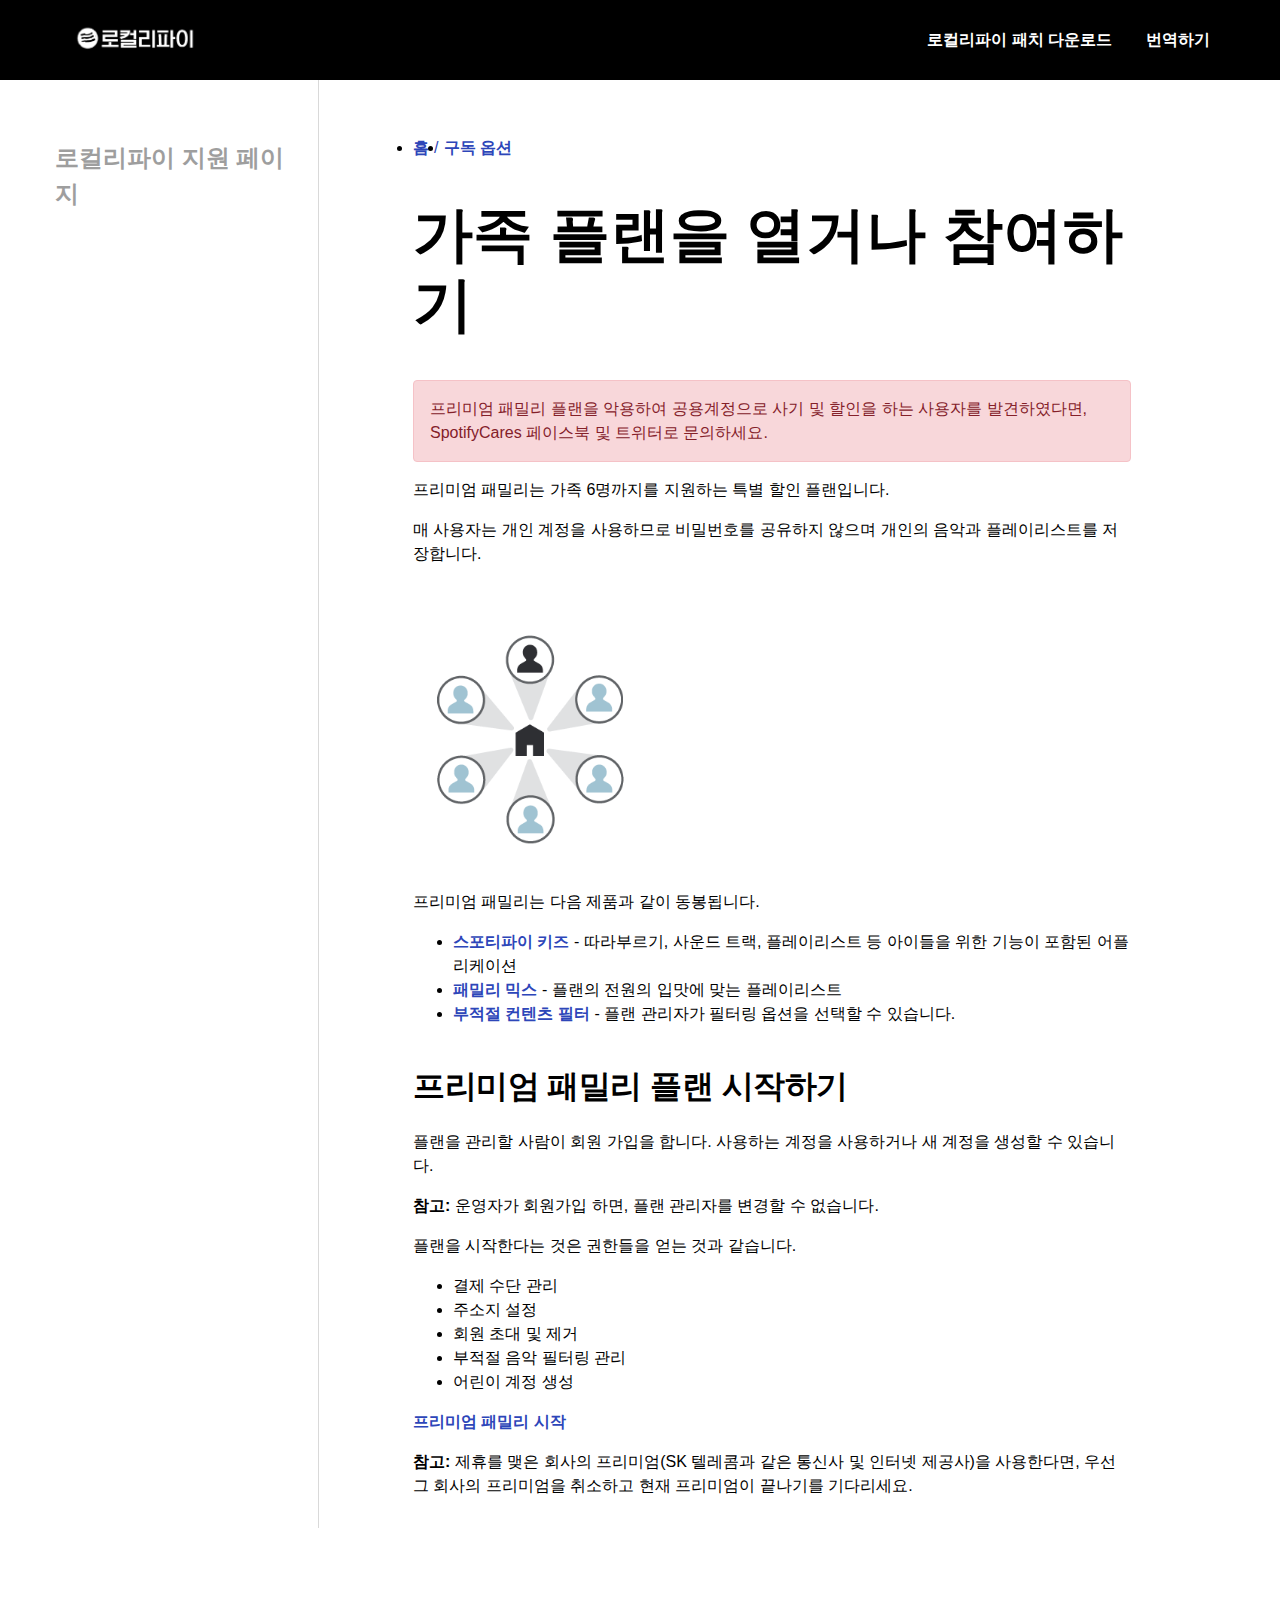
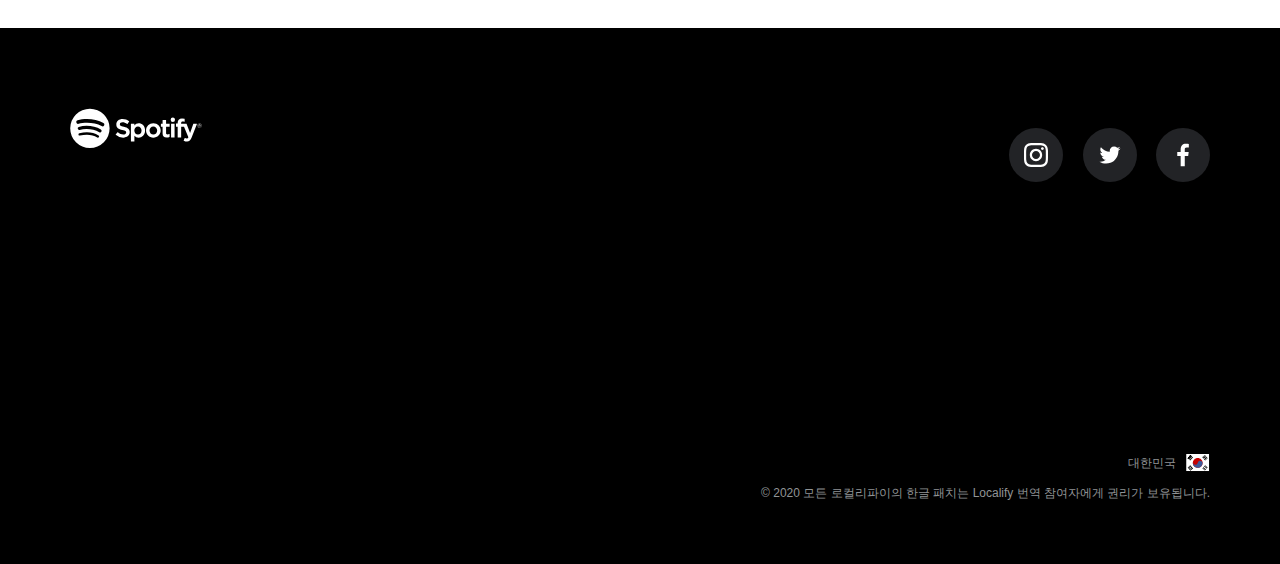
<file: docs/support-account_payment_help-subscription_information-premium-for-family.html>
<!DOCTYPE HTML><html lang="ko-KR" dir="ltr" class="type-normal webp webp-alpha webp-animation webp-lossless"><head>
	<meta http-equiv="Content-Type" content="text/html; charset=UTF-8">
	<meta name="viewport" content="width=device-width">
	<title>Localify - Spotify Localization Project</title>
	<meta name="description" content="로컬리파이는 Spotify의 한글화 프로젝트입니다.">
	<meta property="og:locale" content="ko_KR">
	<meta property="og:site_name" content="Localify">
	<meta property="og:type" content="website">
	<link rel="preload" href="./locfile/89db8d4b8fd0d56bf711.css" as="style">
	<link rel="stylesheet" href="./locfile/89db8d4b8fd0d56bf711.css" data-n-g="">
	<link rel="preload" href="./locfile/4424ba34c41e934be02e.css" as="style">
	<link rel="stylesheet" href="./locfile/4424ba34c41e934be02e.css" data-n-p="">
	<style id="onetrust-style">

	</style>
	<style></style>
</head>

<body class="type-normal">
	<div class="Header_root__oZdS-">
		<div>
			<header role="banner" class="mh-header-hover mh-default-z-index svelte-14yhn32"><a class="mh-skip-link svelte-14yhn32" href="https://support.spotify.com/us/article/premium-family/#start-of-content">Skip to content</a> 
				<div class="mh-container svelte-14yhn32">
					<div class="mh-brand-wrapper svelte-14yhn32"><a href="index.html" class="mh-header-primary svelte-18o1xvt" data-tracking="{&quot;category&quot;: &quot;menu&quot;, &quot;action&quot;: &quot;spotify-logo&quot;}"><span class="mh-header-primary svelte-1gcdbl9"><img src="./locfile/LCFY-LOGO.png" height="40px">로컬리파이</span></a>
					</div>
					<nav role="navigation" class="mh-desktop svelte-4ldyho">
						<ul class="svelte-4ldyho">
							
							
							<li class="svelte-vf0pv9" style=""><a href="patchget.html" class="mh-header-primary svelte-vf0pv9" data-ga-category="menu" data-ga-action="download" data-gtm-event-name="download_spotify_button_clicked" data-tracking="{&quot;category&quot;: &quot;download&quot;, &quot;action&quot;: &quot;download start&quot;, &quot;label&quot;: &quot;download-navbar&quot;}">로컬리파이 패치 다운로드</a>
							</li>
							<li class="svelte-vf0pv9" style=""><a href="https://crowdin.com/project/project-localify" class="mh-header-primary svelte-vf0pv9" data-ga-category="menu" data-ga-action="download" data-gtm-event-name="download_spotify_button_clicked" data-tracking="{&quot;category&quot;: &quot;download&quot;, &quot;action&quot;: &quot;download start&quot;, &quot;label&quot;: &quot;download-navbar&quot;}">번역하기</a>
							</li>
							
						</ul>
					</nav>
	
				</div>
			</header>
			<div id="start-of-content"></div>
		</div>
	</div>
	<div data-testid="bannerContainer"></div>
	<div role="main" class="mainContainer">
		<div class="TopSection_container__1-XAT">
			<div class="CategoryDropdown_root__2XvF9">
				<button class="CategoryDropdown_header__V6x1S">로컬리파이 지원 센터</button>
			</div>
			
		</div>
		<div class="container">
			<div class="Layout_side__2HIOF">
				<h2 class="Type__TypeElement-sc-9snywk-0 iRtEuI Sidebar_header__VjKGT">로컬리파이 지원 페이지</h2>
				
				
				
				
				
			</div>
			<div class="Layout_main__3m1yK">
				<ul class="List-sc-1t3o2fv-0 hFITbW Breadcrumbs_breadcrumb__rOhNX" data-testid="breadcrumbs">
					<li class="ListItem-sc-1865pvv-0 diIZxw"><a class="Type__TypeElement-sc-9snywk-0 hpmHbn Breadcrumbs_breadcrumbLink__3cLO9" href="#">홈</a><span class="Breadcrumbs_separator__1Gjbs" aria-hidden="true"></span>
					</li>
					<li class="ListItem-sc-1865pvv-0 diIZxw"><a class="Type__TypeElement-sc-9snywk-0 hpmHbn Breadcrumbs_breadcrumbLink__3cLO9" href="#" data-testid="breadcrumbCategory">구독 옵션</a>
					</li>
				</ul>
				<h1 class="Type__TypeElement-sc-9snywk-0 ZNrVT Article_title__gR5t8">가족 플랜을 열거나 참여하기</h1><style>
    .plznote{
        --bs-blue: #0d6efd;
    --bs-indigo: #6610f2;
    --bs-purple: #6f42c1;
    --bs-pink: #d63384;
    --bs-red: #dc3545;
    --bs-orange: #fd7e14;
    --bs-yellow: #ffc107;
    --bs-green: #198754;
    --bs-teal: #20c997;
    --bs-cyan: #0dcaf0;
    --bs-white: #fff;
    --bs-gray: #6c757d;
    --bs-gray-dark: #343a40;
    --bs-primary: #0d6efd;
    --bs-secondary: #6c757d;
    --bs-success: #198754;
    --bs-info: #0dcaf0;
    --bs-warning: #ffc107;
    --bs-danger: #dc3545;
    --bs-light: #f8f9fa;
    --bs-dark: #212529;
    --bs-font-sans-serif: system-ui,-apple-system,"Segoe UI",Roboto,"Helvetica Neue",Arial,"Noto Sans","Liberation Sans",sans-serif,"Apple Color Emoji","Segoe UI Emoji","Segoe UI Symbol","Noto Color Emoji";
    --bs-font-monospace: SFMono-Regular,Menlo,Monaco,Consolas,"Liberation Mono","Courier New",monospace;
    --bs-gradient: linear-gradient(180deg, rgba(255, 255, 255, 0.15), rgba(255, 255, 255, 0));
    font-family: var(--bs-font-sans-serif);
    font-size: 1rem;
    font-weight: 400;
    line-height: 1.5;
    -webkit-tap-highlight-color: transparent;
    box-sizing: border-box;
    position: relative;
    padding: 1rem 1rem;
    margin-bottom: 1rem;
    border: 1px solid transparent;
    border-radius: .25rem;
    color: #842029;
    background-color: #f8d7da;
    border-color: #f5c2c7;
    margin-top: 1rem;
    }
</style>
<div class="plznote" role="alert" style="">
프리미엄 패밀리 플랜을 악용하여 공용계정으로 사기 및 할인을 하는 사용자를 발견하였다면, SpotifyCares 페이스북 및 트위터로 문의하세요.
</div>
				<div class="raw-content RawContent_rawContent__Ue9I8 RawContent_phpContent__2S3E0">
					<p></p>
					<p>프리미엄 패밀리는 가족 6명까지를 지원하는 특별 할인 플랜입니다.</p>
					<p>매 사용자는 개인 계정을 사용하므로 비밀번호를 공유하지 않으며 개인의 음악과 플레이리스트를 저장합니다.</p>
					<h2><img src="./locfile/family_visual.png" class="load-image"></h2>
					<p>프리미엄 패밀리는 다음 제품과 같이 동봉됩니다.</p>
					<ul>
						<li><a rel="noreferrer noopener" href="#">스포티파이 키즈</a> - 따라부르기, 사운드 트랙, 플레이리스트 등 아이들을 위한 기능이 포함된 어플리케이션</li>
						<li><a rel="noreferrer noopener" href="#">패밀리 믹스</a> - 플랜의 전원의 입맛에 맞는 플레이리스트</li>
						<li><a rel="noreferrer noopener" href="#">부적절 컨텐츠 필터</a> - 플랜 관리자가 필터링 옵션을 선택할 수 있습니다.</li>
					</ul>
					<h2>프리미엄 패밀리 플랜 시작하기</h2>
					<p>플랜을 관리할 사람이 회원 가입을 합니다. 사용하는 계정을 사용하거나 새 계정을 생성할 수 있습니다.</p>
					<p><strong>참고:</strong> 운영자가 회원가입 하면, 플랜 관리자를 변경할 수 없습니다.</p>
					<p>플랜을 시작한다는 것은 권한들을 얻는 것과 같습니다.</p>
					<ul>
						<li>결제 수단 관리</li>
						<li>주소지 설정</li>
						<li>회원 초대 및 제거</li>
						<li>부적절 음악 필터링 관리</li>
						<li>어린이 계정 생성</li>
					</ul>
					<p><a rel="noreferrer noopener" href="http://www.spotify.com/family">프리미엄 패밀리 시작</a>
					</p>
					<p><strong>참고: </strong>제휴를 맺은 회사의 프리미엄(SK 텔레콤과 같은 통신사 및 인터넷 제공사)을 사용한다면, 우선 그 회사의 프리미엄을 취소하고 현재 프리미엄이 끝나기를 기다리세요.</p>
					
					
					
					
					
					
				</div>
				
				
				
			</div>
		</div>
	</div>
	<div>
		<footer id="mh-footer" class="mh-footer-hover svelte-1cgydzu">
			<nav class="svelte-1cgydzu">
				<div class="mh-brand svelte-1cgydzu"><a href="index.html" class="mh-footer-primary svelte-18o1xvt"><span class="mh-footer-primary svelte-1gcdbl9"><svg viewBox="0 0 63 20" xmlns="http://www.w3.org/2000/svg" preserveAspectRatio="xMidYMin meet"><g fill-rule="evenodd" class="svelte-1gcdbl9"><path d="M61.842 9.506a1.02 1.02 0 0 1-1.023-1.024c0-.562.453-1.03 1.029-1.03a1.02 1.02 0 0 1 1.023 1.024 1.03 1.03 0 0 1-1.029 1.03m.006-1.952a.915.915 0 0 0-.922.928c0 .51.394.921.916.921a.916.916 0 0 0 .922-.927.908.908 0 0 0-.916-.922m.226 1.027l.29.406h-.244l-.26-.372h-.225v.372h-.204V7.912h.48c.249 0 .413.128.413.343 0 .176-.102.284-.25.326m-.172-.485h-.267v.34h.267c.133 0 .212-.065.212-.17 0-.11-.08-.17-.212-.17m-12.804-3.52a1.043 1.043 0 1 0-.001 2.086 1.043 1.043 0 0 0 0-2.087m.72 2.89h-1.454a.107.107 0 0 0-.106.107v6.346c0 .06.047.107.106.107h1.455a.107.107 0 0 0 .107-.107V7.572a.107.107 0 0 0-.107-.107m3.233.006v-.2c0-.592.227-.856.736-.856.303 0 .546.06.82.152a.106.106 0 0 0 .14-.102V5.24a.107.107 0 0 0-.076-.102 3.993 3.993 0 0 0-1.21-.174c-1.343 0-2.053.757-2.053 2.188v.308h-.699a.107.107 0 0 0-.107.106v1.257c0 .059.048.107.107.107h.699v4.99c0 .058.047.106.106.106h1.455a.107.107 0 0 0 .106-.107v-4.99h1.358l2.081 4.99c-.236.523-.468.628-.785.628-.257 0-.527-.077-.803-.228a.109.109 0 0 0-.084-.008.106.106 0 0 0-.063.058l-.493 1.081a.106.106 0 0 0 .045.138c.515.279.98.398 1.554.398 1.074 0 1.668-.5 2.191-1.847L60.6 7.617a.106.106 0 0 0-.099-.146h-1.514a.107.107 0 0 0-.1.072l-1.552 4.431-1.7-4.434a.106.106 0 0 0-.099-.069h-2.485m-5.577-.006h-1.6V5.828a.106.106 0 0 0-.107-.106h-1.455a.107.107 0 0 0-.106.106v1.637h-.7a.106.106 0 0 0-.106.107v1.25c0 .059.048.107.106.107h.7v3.234c0 1.308.65 1.97 1.934 1.97.522 0 .954-.107 1.362-.338a.106.106 0 0 0 .054-.093v-1.19a.106.106 0 0 0-.154-.096c-.28.141-.551.206-.854.206-.467 0-.675-.211-.675-.686V8.929h1.6a.106.106 0 0 0 .107-.107v-1.25a.106.106 0 0 0-.106-.107m-7.671-.133c-1.96 0-3.497 1.51-3.497 3.437 0 1.907 1.526 3.4 3.473 3.4 1.967 0 3.508-1.504 3.508-3.424 0-1.914-1.53-3.413-3.484-3.413m0 5.362c-1.043 0-1.83-.838-1.83-1.95 0-1.115.76-1.924 1.806-1.924 1.05 0 1.84.838 1.84 1.95 0 1.115-.763 1.924-1.816 1.924m-7.014-5.362c-.82 0-1.492.323-2.046.984v-.744a.107.107 0 0 0-.106-.107h-1.455a.107.107 0 0 0-.106.107v8.27c0 .058.048.106.106.106h1.455a.107.107 0 0 0 .106-.106v-2.61c.555.621 1.227.925 2.046.925 1.522 0 3.063-1.172 3.063-3.412s-1.54-3.413-3.063-3.413m1.372 3.413c0 1.14-.703 1.937-1.709 1.937-.995 0-1.745-.833-1.745-1.937s.75-1.937 1.745-1.937c.99 0 1.71.814 1.71 1.937m-8.437-1.81c-1.624-.388-1.913-.66-1.913-1.231 0-.54.508-.903 1.264-.903.732 0 1.459.275 2.22.843a.107.107 0 0 0 .15-.023l.794-1.119a.107.107 0 0 0-.02-.144c-.906-.728-1.927-1.081-3.12-1.081-1.755 0-2.98 1.052-2.98 2.559 0 1.615 1.057 2.187 2.884 2.628 1.554.358 1.817.658 1.817 1.195 0 .594-.53.963-1.385.963-.948 0-1.721-.32-2.587-1.068a.11.11 0 0 0-.078-.026.105.105 0 0 0-.073.038l-.89 1.058a.105.105 0 0 0 .011.148 5.303 5.303 0 0 0 3.581 1.373c1.89 0 3.112-1.033 3.112-2.631 0-1.351-.807-2.098-2.787-2.58M9.507.305a9.41 9.41 0 1 0 0 18.82 9.41 9.41 0 0 0 0-18.82m4.316 13.572a.586.586 0 0 1-.807.195c-2.21-1.35-4.99-1.655-8.266-.907a.586.586 0 1 1-.261-1.143c3.584-.82 6.659-.467 9.139 1.049.276.169.363.53.195.806m1.15-2.562a.734.734 0 0 1-1.008.242c-2.529-1.555-6.385-2.005-9.377-1.097a.735.735 0 0 1-.426-1.404c3.418-1.037 7.666-.534 10.57 1.25a.734.734 0 0 1 .242 1.01m.1-2.669C12.04 6.846 7.036 6.68 4.141 7.56a.88.88 0 1 1-.511-1.684c3.323-1.01 8.849-.814 12.34 1.258a.88.88 0 0 1-.898 1.514"></path></g></svg> Spotify</span></a>
				</div>
				<div class="mh-top-links svelte-1cgydzu">

				</div>
				<div class="mh-social-icons svelte-1cgydzu">
					<ul class="svelte-1ad7r0v">
						<li class="svelte-1ad7r0v"><a href="https://instagram.com/spotifykr" title="Instagram" class="mh-footer-primary svelte-1ad7r0v"><span role="img" aria-label="Instagram" class="mh-social-icon-instagram svelte-1ad7r0v"></span></a> 
						</li>
						<li class="svelte-1ad7r0v"><a href="https://twitter.com/spotifykr" title="Twitter" class="mh-footer-primary svelte-1ad7r0v"><span role="img" aria-label="Twitter" class="mh-social-icon-twitter svelte-1ad7r0v"></span></a> 
						</li>
						<li class="svelte-1ad7r0v"><a href="https://www.facebook.com/Spotifykr" title="Facebook" class="mh-footer-primary svelte-1ad7r0v"><span role="img" aria-label="Facebook" class="mh-social-icon-facebook svelte-1ad7r0v"></span></a> 
						</li>
					</ul>
				</div>
				<div class="mh-country svelte-1cgydzu"><a href="#" class="mh-footer-secondary mh-compact svelte-1ouzkfx">대한민국 <img src="./locfile/ko.svg" alt="" class="svelte-11cxugd"></a>
				</div>
				<div class="mh-bottom-links svelte-1cgydzu">
					 <span class="svelte-1so9ic8">© 2020 모든 로컬리파이의 한글 패치는 Localify 번역 참여자에게 권리가 보유됩니다.</span>
				</div>
			</nav>
		</footer>
	</div>


</body></html>
</file>
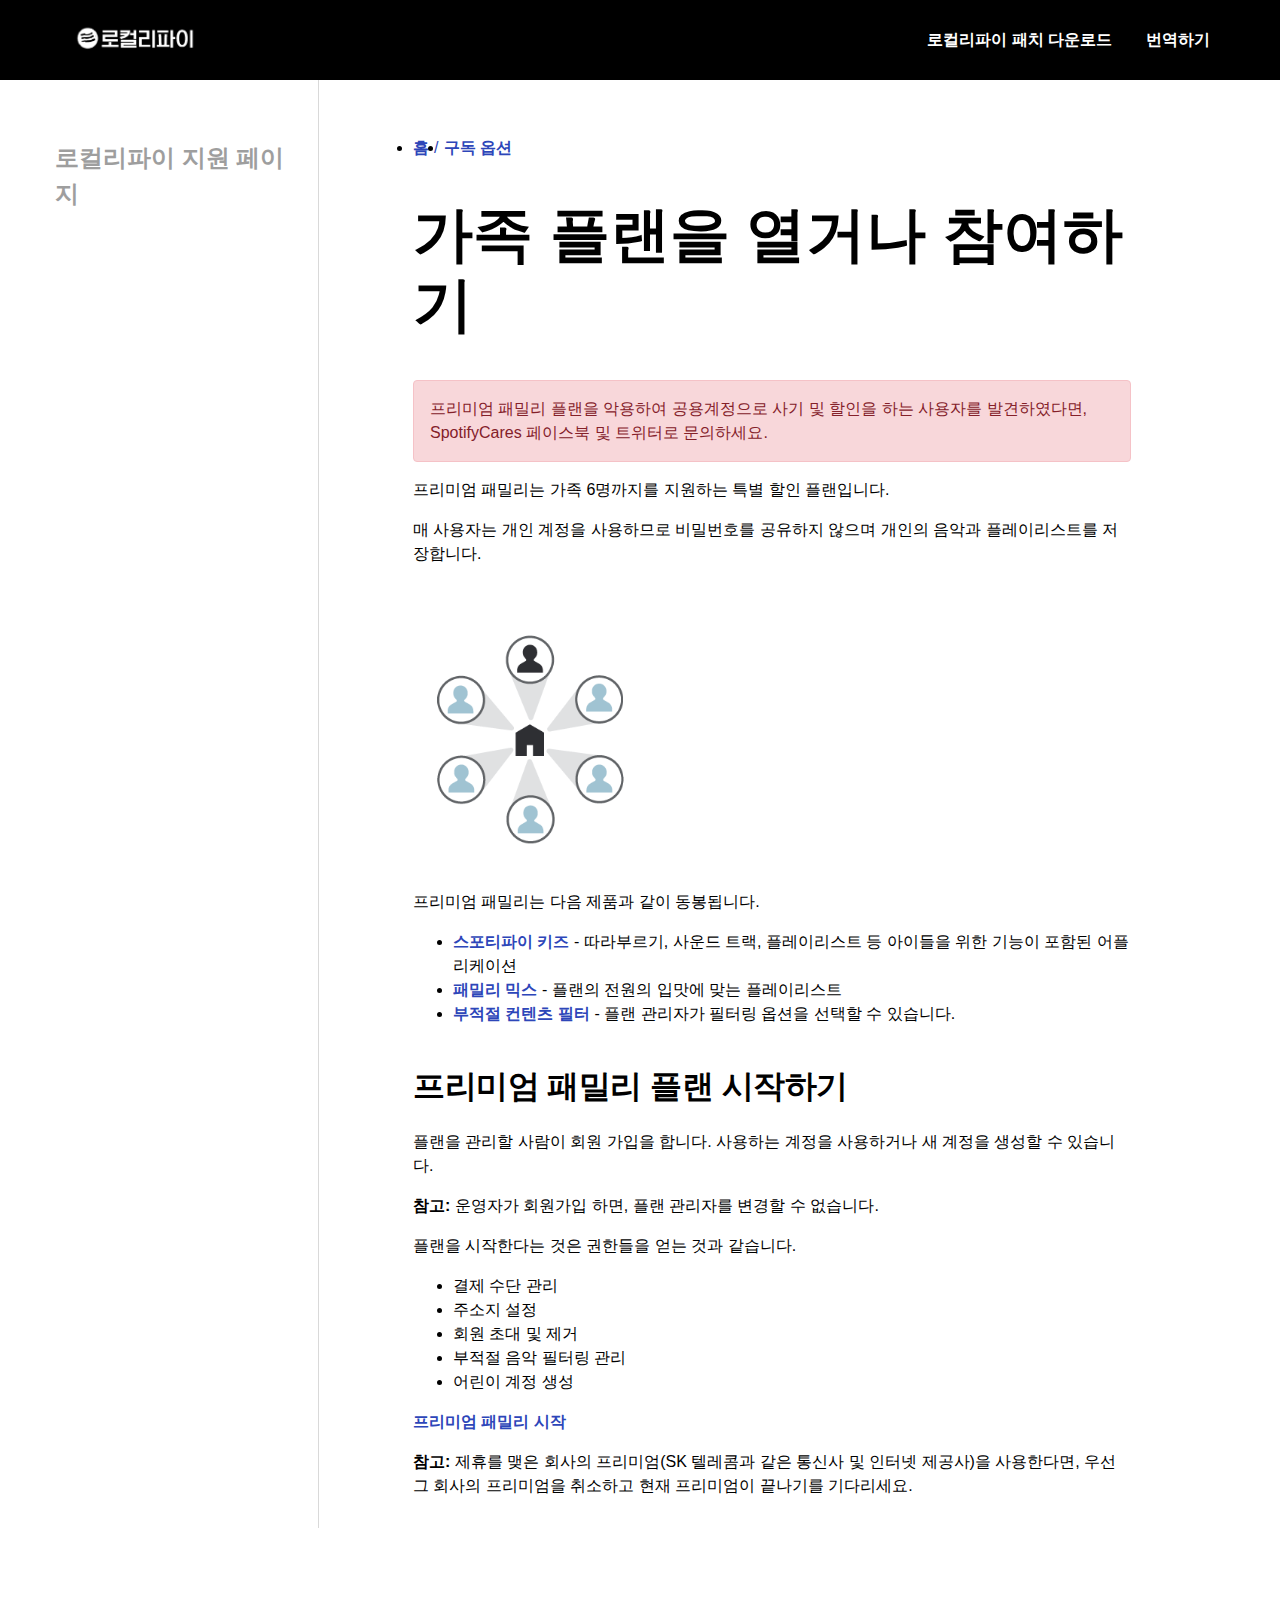
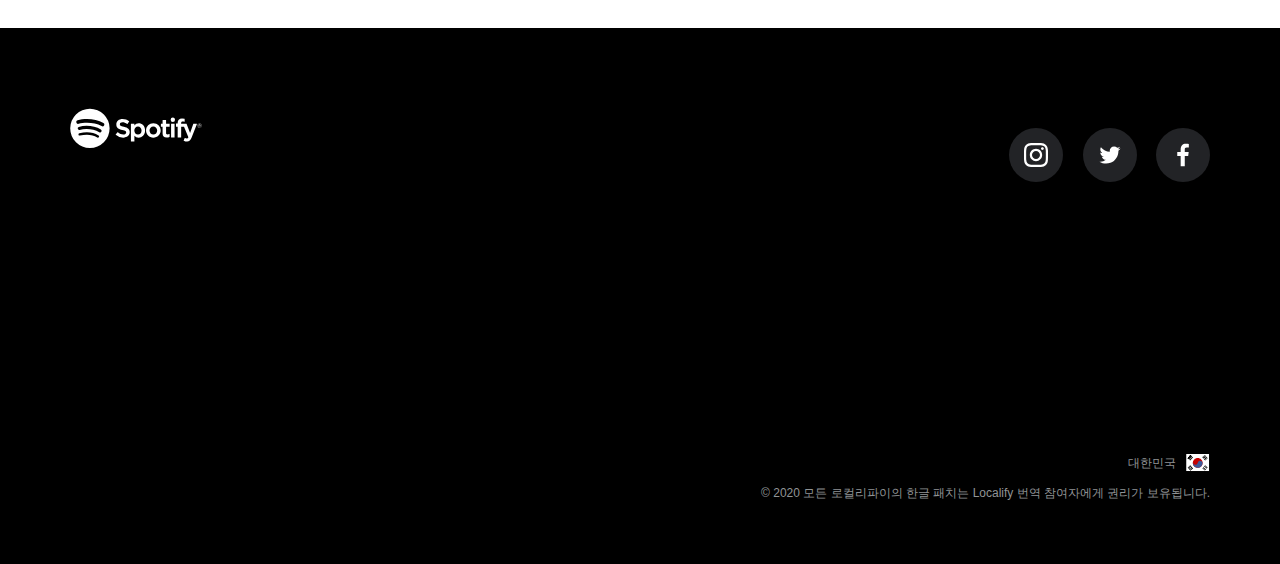
<file: docs/support.html>
<!DOCTYPE HTML><html lang="ko-KR" dir="ltr" class="type-normal webp webp-alpha webp-animation webp-lossless"><head>
	<meta http-equiv="Content-Type" content="text/html; charset=UTF-8">
	<meta name="viewport" content="width=device-width">
	<title>Localify - Spotify Localization Project</title>
	<meta name="description" content="로컬리파이는 Spotify의 한글화 프로젝트입니다.">
	<meta property="og:locale" content="ko_KR">
	<meta property="og:site_name" content="Localify">
	<meta property="og:type" content="website">
	<link rel="preload" href="./locfile/89db8d4b8fd0d56bf711.css" as="style">
	<link rel="stylesheet" href="./locfile/89db8d4b8fd0d56bf711.css" data-n-g="">
	<link rel="preload" href="./locfile/4424ba34c41e934be02e.css" as="style">
	<link rel="stylesheet" href="./locfile/4424ba34c41e934be02e.css" data-n-p="">
	<style id="onetrust-style">

	</style>
	<style></style>
</head>

<body class="type-normal">
	<div class="Header_root__oZdS-">
		<div>
			<header role="banner" class="mh-header-hover mh-default-z-index svelte-14yhn32"><a class="mh-skip-link svelte-14yhn32" href="https://support.spotify.com/us/article/premium-family/#start-of-content">Skip to content</a> 
				<div class="mh-container svelte-14yhn32">
					<div class="mh-brand-wrapper svelte-14yhn32"><a href="index.html" class="mh-header-primary svelte-18o1xvt" data-tracking="{&quot;category&quot;: &quot;menu&quot;, &quot;action&quot;: &quot;spotify-logo&quot;}"><span class="mh-header-primary svelte-1gcdbl9"><img src="./locfile/LCFY-LOGO.png" height="40px">로컬리파이</span></a>
					</div>
					<nav role="navigation" class="mh-desktop svelte-4ldyho">
						<ul class="svelte-4ldyho">
							
							
							<li class="svelte-vf0pv9" style=""><a href="patchget.html" class="mh-header-primary svelte-vf0pv9" data-ga-category="menu" data-ga-action="download" data-gtm-event-name="download_spotify_button_clicked" data-tracking="{&quot;category&quot;: &quot;download&quot;, &quot;action&quot;: &quot;download start&quot;, &quot;label&quot;: &quot;download-navbar&quot;}">로컬리파이 패치 다운로드</a>
							</li>
							<li class="svelte-vf0pv9" style=""><a href="https://crowdin.com/project/project-localify" class="mh-header-primary svelte-vf0pv9" data-ga-category="menu" data-ga-action="download" data-gtm-event-name="download_spotify_button_clicked" data-tracking="{&quot;category&quot;: &quot;download&quot;, &quot;action&quot;: &quot;download start&quot;, &quot;label&quot;: &quot;download-navbar&quot;}">번역하기</a>
							</li>
							
						</ul>
					</nav>
	
				</div>
			</header>
			<div id="start-of-content"></div>
		</div>
	</div>
	<div data-testid="bannerContainer"></div>
	<div role="main" class="mainContainer">
		<div class="TopSection_container__1-XAT">
			<div class="CategoryDropdown_root__2XvF9">
				<button class="CategoryDropdown_header__V6x1S">로컬리파이 지원 센터</button>
			</div>
			
		</div>
		<div class="container">
			<div class="Layout_side__2HIOF">
				<h2 class="Type__TypeElement-sc-9snywk-0 iRtEuI Sidebar_header__VjKGT">로컬리파이 지원 페이지</h2>
				
				
				
				
				
			</div>
			<div class="Layout_main__3m1yK">
				<ul class="List-sc-1t3o2fv-0 hFITbW Breadcrumbs_breadcrumb__rOhNX" data-testid="breadcrumbs">
					<li class="ListItem-sc-1865pvv-0 diIZxw"><a class="Type__TypeElement-sc-9snywk-0 hpmHbn Breadcrumbs_breadcrumbLink__3cLO9" href="#">홈</a><span class="Breadcrumbs_separator__1Gjbs" aria-hidden="true"></span>
					</li>
					<li class="ListItem-sc-1865pvv-0 diIZxw"><a class="Type__TypeElement-sc-9snywk-0 hpmHbn Breadcrumbs_breadcrumbLink__3cLO9" href="#" data-testid="breadcrumbCategory">구독 옵션</a>
					</li>
				</ul>
				<h1 class="Type__TypeElement-sc-9snywk-0 ZNrVT Article_title__gR5t8">가족 플랜을 열거나 참여하기</h1><style>
    .plznote{
        --bs-blue: #0d6efd;
    --bs-indigo: #6610f2;
    --bs-purple: #6f42c1;
    --bs-pink: #d63384;
    --bs-red: #dc3545;
    --bs-orange: #fd7e14;
    --bs-yellow: #ffc107;
    --bs-green: #198754;
    --bs-teal: #20c997;
    --bs-cyan: #0dcaf0;
    --bs-white: #fff;
    --bs-gray: #6c757d;
    --bs-gray-dark: #343a40;
    --bs-primary: #0d6efd;
    --bs-secondary: #6c757d;
    --bs-success: #198754;
    --bs-info: #0dcaf0;
    --bs-warning: #ffc107;
    --bs-danger: #dc3545;
    --bs-light: #f8f9fa;
    --bs-dark: #212529;
    --bs-font-sans-serif: system-ui,-apple-system,"Segoe UI",Roboto,"Helvetica Neue",Arial,"Noto Sans","Liberation Sans",sans-serif,"Apple Color Emoji","Segoe UI Emoji","Segoe UI Symbol","Noto Color Emoji";
    --bs-font-monospace: SFMono-Regular,Menlo,Monaco,Consolas,"Liberation Mono","Courier New",monospace;
    --bs-gradient: linear-gradient(180deg, rgba(255, 255, 255, 0.15), rgba(255, 255, 255, 0));
    font-family: var(--bs-font-sans-serif);
    font-size: 1rem;
    font-weight: 400;
    line-height: 1.5;
    -webkit-tap-highlight-color: transparent;
    box-sizing: border-box;
    position: relative;
    padding: 1rem 1rem;
    margin-bottom: 1rem;
    border: 1px solid transparent;
    border-radius: .25rem;
    color: #842029;
    background-color: #f8d7da;
    border-color: #f5c2c7;
    margin-top: 1rem;
    }
</style>
<div class="plznote" role="alert" style="">
프리미엄 패밀리 플랜을 악용하여 공용계정으로 사기 및 할인을 하는 사용자를 발견하였다면, SpotifyCares 페이스북 및 트위터로 문의하세요.
</div>
				<div class="raw-content RawContent_rawContent__Ue9I8 RawContent_phpContent__2S3E0">
					<p></p>
					<p>프리미엄 패밀리는 가족 6명까지를 지원하는 특별 할인 플랜입니다.</p>
					<p>매 사용자는 개인 계정을 사용하므로 비밀번호를 공유하지 않으며 개인의 음악과 플레이리스트를 저장합니다.</p>
					<h2><img src="./locfile/family_visual.png" class="load-image"></h2>
					<p>프리미엄 패밀리는 다음 제품과 같이 동봉됩니다.</p>
					<ul>
						<li><a rel="noreferrer noopener" href="#">스포티파이 키즈</a> - 따라부르기, 사운드 트랙, 플레이리스트 등 아이들을 위한 기능이 포함된 어플리케이션</li>
						<li><a rel="noreferrer noopener" href="#">패밀리 믹스</a> - 플랜의 전원의 입맛에 맞는 플레이리스트</li>
						<li><a rel="noreferrer noopener" href="#">부적절 컨텐츠 필터</a> - 플랜 관리자가 필터링 옵션을 선택할 수 있습니다.</li>
					</ul>
					<h2>프리미엄 패밀리 플랜 시작하기</h2>
					<p>플랜을 관리할 사람이 회원 가입을 합니다. 사용하는 계정을 사용하거나 새 계정을 생성할 수 있습니다.</p>
					<p><strong>참고:</strong> 운영자가 회원가입 하면, 플랜 관리자를 변경할 수 없습니다.</p>
					<p>플랜을 시작한다는 것은 권한들을 얻는 것과 같습니다.</p>
					<ul>
						<li>결제 수단 관리</li>
						<li>주소지 설정</li>
						<li>회원 초대 및 제거</li>
						<li>부적절 음악 필터링 관리</li>
						<li>어린이 계정 생성</li>
					</ul>
					<p><a rel="noreferrer noopener" href="http://www.spotify.com/family">프리미엄 패밀리 시작</a>
					</p>
					<p><strong>참고: </strong>제휴를 맺은 회사의 프리미엄(SK 텔레콤과 같은 통신사 및 인터넷 제공사)을 사용한다면, 우선 그 회사의 프리미엄을 취소하고 현재 프리미엄이 끝나기를 기다리세요.</p>
					
					
					
					
					
					
				</div>
				
				
				
			</div>
		</div>
	</div>
	<div>
		<footer id="mh-footer" class="mh-footer-hover svelte-1cgydzu">
			<nav class="svelte-1cgydzu">
				<div class="mh-brand svelte-1cgydzu"><a href="index.html" class="mh-footer-primary svelte-18o1xvt"><span class="mh-footer-primary svelte-1gcdbl9"><svg viewBox="0 0 63 20" xmlns="http://www.w3.org/2000/svg" preserveAspectRatio="xMidYMin meet"><g fill-rule="evenodd" class="svelte-1gcdbl9"><path d="M61.842 9.506a1.02 1.02 0 0 1-1.023-1.024c0-.562.453-1.03 1.029-1.03a1.02 1.02 0 0 1 1.023 1.024 1.03 1.03 0 0 1-1.029 1.03m.006-1.952a.915.915 0 0 0-.922.928c0 .51.394.921.916.921a.916.916 0 0 0 .922-.927.908.908 0 0 0-.916-.922m.226 1.027l.29.406h-.244l-.26-.372h-.225v.372h-.204V7.912h.48c.249 0 .413.128.413.343 0 .176-.102.284-.25.326m-.172-.485h-.267v.34h.267c.133 0 .212-.065.212-.17 0-.11-.08-.17-.212-.17m-12.804-3.52a1.043 1.043 0 1 0-.001 2.086 1.043 1.043 0 0 0 0-2.087m.72 2.89h-1.454a.107.107 0 0 0-.106.107v6.346c0 .06.047.107.106.107h1.455a.107.107 0 0 0 .107-.107V7.572a.107.107 0 0 0-.107-.107m3.233.006v-.2c0-.592.227-.856.736-.856.303 0 .546.06.82.152a.106.106 0 0 0 .14-.102V5.24a.107.107 0 0 0-.076-.102 3.993 3.993 0 0 0-1.21-.174c-1.343 0-2.053.757-2.053 2.188v.308h-.699a.107.107 0 0 0-.107.106v1.257c0 .059.048.107.107.107h.699v4.99c0 .058.047.106.106.106h1.455a.107.107 0 0 0 .106-.107v-4.99h1.358l2.081 4.99c-.236.523-.468.628-.785.628-.257 0-.527-.077-.803-.228a.109.109 0 0 0-.084-.008.106.106 0 0 0-.063.058l-.493 1.081a.106.106 0 0 0 .045.138c.515.279.98.398 1.554.398 1.074 0 1.668-.5 2.191-1.847L60.6 7.617a.106.106 0 0 0-.099-.146h-1.514a.107.107 0 0 0-.1.072l-1.552 4.431-1.7-4.434a.106.106 0 0 0-.099-.069h-2.485m-5.577-.006h-1.6V5.828a.106.106 0 0 0-.107-.106h-1.455a.107.107 0 0 0-.106.106v1.637h-.7a.106.106 0 0 0-.106.107v1.25c0 .059.048.107.106.107h.7v3.234c0 1.308.65 1.97 1.934 1.97.522 0 .954-.107 1.362-.338a.106.106 0 0 0 .054-.093v-1.19a.106.106 0 0 0-.154-.096c-.28.141-.551.206-.854.206-.467 0-.675-.211-.675-.686V8.929h1.6a.106.106 0 0 0 .107-.107v-1.25a.106.106 0 0 0-.106-.107m-7.671-.133c-1.96 0-3.497 1.51-3.497 3.437 0 1.907 1.526 3.4 3.473 3.4 1.967 0 3.508-1.504 3.508-3.424 0-1.914-1.53-3.413-3.484-3.413m0 5.362c-1.043 0-1.83-.838-1.83-1.95 0-1.115.76-1.924 1.806-1.924 1.05 0 1.84.838 1.84 1.95 0 1.115-.763 1.924-1.816 1.924m-7.014-5.362c-.82 0-1.492.323-2.046.984v-.744a.107.107 0 0 0-.106-.107h-1.455a.107.107 0 0 0-.106.107v8.27c0 .058.048.106.106.106h1.455a.107.107 0 0 0 .106-.106v-2.61c.555.621 1.227.925 2.046.925 1.522 0 3.063-1.172 3.063-3.412s-1.54-3.413-3.063-3.413m1.372 3.413c0 1.14-.703 1.937-1.709 1.937-.995 0-1.745-.833-1.745-1.937s.75-1.937 1.745-1.937c.99 0 1.71.814 1.71 1.937m-8.437-1.81c-1.624-.388-1.913-.66-1.913-1.231 0-.54.508-.903 1.264-.903.732 0 1.459.275 2.22.843a.107.107 0 0 0 .15-.023l.794-1.119a.107.107 0 0 0-.02-.144c-.906-.728-1.927-1.081-3.12-1.081-1.755 0-2.98 1.052-2.98 2.559 0 1.615 1.057 2.187 2.884 2.628 1.554.358 1.817.658 1.817 1.195 0 .594-.53.963-1.385.963-.948 0-1.721-.32-2.587-1.068a.11.11 0 0 0-.078-.026.105.105 0 0 0-.073.038l-.89 1.058a.105.105 0 0 0 .011.148 5.303 5.303 0 0 0 3.581 1.373c1.89 0 3.112-1.033 3.112-2.631 0-1.351-.807-2.098-2.787-2.58M9.507.305a9.41 9.41 0 1 0 0 18.82 9.41 9.41 0 0 0 0-18.82m4.316 13.572a.586.586 0 0 1-.807.195c-2.21-1.35-4.99-1.655-8.266-.907a.586.586 0 1 1-.261-1.143c3.584-.82 6.659-.467 9.139 1.049.276.169.363.53.195.806m1.15-2.562a.734.734 0 0 1-1.008.242c-2.529-1.555-6.385-2.005-9.377-1.097a.735.735 0 0 1-.426-1.404c3.418-1.037 7.666-.534 10.57 1.25a.734.734 0 0 1 .242 1.01m.1-2.669C12.04 6.846 7.036 6.68 4.141 7.56a.88.88 0 1 1-.511-1.684c3.323-1.01 8.849-.814 12.34 1.258a.88.88 0 0 1-.898 1.514"></path></g></svg> Spotify</span></a>
				</div>
				<div class="mh-top-links svelte-1cgydzu">

				</div>
				<div class="mh-social-icons svelte-1cgydzu">
					<ul class="svelte-1ad7r0v">
						<li class="svelte-1ad7r0v"><a href="https://instagram.com/spotifykr" title="Instagram" class="mh-footer-primary svelte-1ad7r0v"><span role="img" aria-label="Instagram" class="mh-social-icon-instagram svelte-1ad7r0v"></span></a> 
						</li>
						<li class="svelte-1ad7r0v"><a href="https://twitter.com/spotifykr" title="Twitter" class="mh-footer-primary svelte-1ad7r0v"><span role="img" aria-label="Twitter" class="mh-social-icon-twitter svelte-1ad7r0v"></span></a> 
						</li>
						<li class="svelte-1ad7r0v"><a href="https://www.facebook.com/Spotifykr" title="Facebook" class="mh-footer-primary svelte-1ad7r0v"><span role="img" aria-label="Facebook" class="mh-social-icon-facebook svelte-1ad7r0v"></span></a> 
						</li>
					</ul>
				</div>
				<div class="mh-country svelte-1cgydzu"><a href="#" class="mh-footer-secondary mh-compact svelte-1ouzkfx">대한민국 <img src="./locfile/ko.svg" alt="" class="svelte-11cxugd"></a>
				</div>
				<div class="mh-bottom-links svelte-1cgydzu">
					 <span class="svelte-1so9ic8">© 2020 모든 로컬리파이의 한글 패치는 Localify 번역 참여자에게 권리가 보유됩니다.</span>
				</div>
			</nav>
		</footer>
	</div>


</body></html>
</file>
<file: docs/locfile/89db8d4b8fd0d56bf711.css>
#onetrust-banner-sdk,#onetrust-pc-sdk,#ot-sdk-cookie-policy,#ot-sync-ntfy{font-size:16px}#onetrust-banner-sdk *,#onetrust-banner-sdk ::after,#onetrust-banner-sdk ::before,#onetrust-pc-sdk *,#onetrust-pc-sdk ::after,#onetrust-pc-sdk ::before,#ot-sdk-cookie-policy *,#ot-sdk-cookie-policy ::after,#ot-sdk-cookie-policy ::before,#ot-sync-ntfy *,#ot-sync-ntfy ::after,#ot-sync-ntfy ::before{-webkit-box-sizing:content-box;-moz-box-sizing:content-box;box-sizing:content-box}#onetrust-banner-sdk div,#onetrust-banner-sdk span,#onetrust-banner-sdk h1,#onetrust-banner-sdk h2,#onetrust-banner-sdk h3,#onetrust-banner-sdk h4,#onetrust-banner-sdk h5,#onetrust-banner-sdk h6,#onetrust-banner-sdk p,#onetrust-banner-sdk img,#onetrust-banner-sdk svg,#onetrust-banner-sdk button,#onetrust-banner-sdk section,#onetrust-banner-sdk a,#onetrust-banner-sdk label,#onetrust-banner-sdk input,#onetrust-banner-sdk ul,#onetrust-banner-sdk li,#onetrust-banner-sdk nav,#onetrust-banner-sdk table,#onetrust-banner-sdk thead,#onetrust-banner-sdk tr,#onetrust-banner-sdk td,#onetrust-banner-sdk tbody,#onetrust-banner-sdk .ot-main-content,#onetrust-banner-sdk .ot-toggle,#onetrust-banner-sdk #ot-content,#onetrust-banner-sdk #ot-pc-content,#onetrust-banner-sdk .checkbox,#onetrust-pc-sdk div,#onetrust-pc-sdk span,#onetrust-pc-sdk h1,#onetrust-pc-sdk h2,#onetrust-pc-sdk h3,#onetrust-pc-sdk h4,#onetrust-pc-sdk h5,#onetrust-pc-sdk h6,#onetrust-pc-sdk p,#onetrust-pc-sdk img,#onetrust-pc-sdk svg,#onetrust-pc-sdk button,#onetrust-pc-sdk section,#onetrust-pc-sdk a,#onetrust-pc-sdk label,#onetrust-pc-sdk input,#onetrust-pc-sdk ul,#onetrust-pc-sdk li,#onetrust-pc-sdk nav,#onetrust-pc-sdk table,#onetrust-pc-sdk thead,#onetrust-pc-sdk tr,#onetrust-pc-sdk td,#onetrust-pc-sdk tbody,#onetrust-pc-sdk .ot-main-content,#onetrust-pc-sdk .ot-toggle,#onetrust-pc-sdk #ot-content,#onetrust-pc-sdk #ot-pc-content,#onetrust-pc-sdk .checkbox,#ot-sdk-cookie-policy div,#ot-sdk-cookie-policy span,#ot-sdk-cookie-policy h1,#ot-sdk-cookie-policy h2,#ot-sdk-cookie-policy h3,#ot-sdk-cookie-policy h4,#ot-sdk-cookie-policy h5,#ot-sdk-cookie-policy h6,#ot-sdk-cookie-policy p,#ot-sdk-cookie-policy img,#ot-sdk-cookie-policy svg,#ot-sdk-cookie-policy button,#ot-sdk-cookie-policy section,#ot-sdk-cookie-policy a,#ot-sdk-cookie-policy label,#ot-sdk-cookie-policy input,#ot-sdk-cookie-policy ul,#ot-sdk-cookie-policy li,#ot-sdk-cookie-policy nav,#ot-sdk-cookie-policy table,#ot-sdk-cookie-policy thead,#ot-sdk-cookie-policy tr,#ot-sdk-cookie-policy td,#ot-sdk-cookie-policy tbody,#ot-sdk-cookie-policy .ot-main-content,#ot-sdk-cookie-policy .ot-toggle,#ot-sdk-cookie-policy #ot-content,#ot-sdk-cookie-policy #ot-pc-content,#ot-sdk-cookie-policy .checkbox,#ot-sync-ntfy div,#ot-sync-ntfy span,#ot-sync-ntfy h1,#ot-sync-ntfy h2,#ot-sync-ntfy h3,#ot-sync-ntfy h4,#ot-sync-ntfy h5,#ot-sync-ntfy h6,#ot-sync-ntfy p,#ot-sync-ntfy img,#ot-sync-ntfy svg,#ot-sync-ntfy button,#ot-sync-ntfy section,#ot-sync-ntfy a,#ot-sync-ntfy label,#ot-sync-ntfy input,#ot-sync-ntfy ul,#ot-sync-ntfy li,#ot-sync-ntfy nav,#ot-sync-ntfy table,#ot-sync-ntfy thead,#ot-sync-ntfy tr,#ot-sync-ntfy td,#ot-sync-ntfy tbody,#ot-sync-ntfy .ot-main-content,#ot-sync-ntfy .ot-toggle,#ot-sync-ntfy #ot-content,#ot-sync-ntfy #ot-pc-content,#ot-sync-ntfy .checkbox{font-family:inherit;font-weight:normal;-webkit-font-smoothing:auto;letter-spacing:normal;line-height:normal;padding:0;margin:0;height:auto;min-height:0;max-height:none;width:auto;min-width:0;max-width:none;border-radius:0;border:none;clear:none;float:none;position:static;bottom:auto;left:auto;right:auto;top:auto;text-align:left;text-decoration:none;text-indent:0;text-shadow:none;text-transform:none;white-space:normal;background:none;overflow:visible;vertical-align:baseline;visibility:visible;z-index:auto;box-shadow:none}#onetrust-banner-sdk label:before,#onetrust-banner-sdk label:after,#onetrust-banner-sdk .checkbox:after,#onetrust-banner-sdk .checkbox:before,#onetrust-pc-sdk label:before,#onetrust-pc-sdk label:after,#onetrust-pc-sdk .checkbox:after,#onetrust-pc-sdk .checkbox:before,#ot-sdk-cookie-policy label:before,#ot-sdk-cookie-policy label:after,#ot-sdk-cookie-policy .checkbox:after,#ot-sdk-cookie-policy .checkbox:before,#ot-sync-ntfy label:before,#ot-sync-ntfy label:after,#ot-sync-ntfy .checkbox:after,#ot-sync-ntfy .checkbox:before{content:"";content:none}
#onetrust-banner-sdk .ot-sdk-container,#onetrust-pc-sdk .ot-sdk-container,#ot-sdk-cookie-policy .ot-sdk-container{position:relative;width:100%;max-width:100%;margin:0 auto;padding:0 20px;box-sizing:border-box}#onetrust-banner-sdk .ot-sdk-column,#onetrust-banner-sdk .ot-sdk-columns,#onetrust-pc-sdk .ot-sdk-column,#onetrust-pc-sdk .ot-sdk-columns,#ot-sdk-cookie-policy .ot-sdk-column,#ot-sdk-cookie-policy .ot-sdk-columns{width:100%;float:left;box-sizing:border-box;padding:0;display:initial}@media (min-width: 400px){#onetrust-banner-sdk .ot-sdk-container,#onetrust-pc-sdk .ot-sdk-container,#ot-sdk-cookie-policy .ot-sdk-container{width:90%;padding:0}}@media (min-width: 550px){#onetrust-banner-sdk .ot-sdk-container,#onetrust-pc-sdk .ot-sdk-container,#ot-sdk-cookie-policy .ot-sdk-container{width:100%}#onetrust-banner-sdk .ot-sdk-column,#onetrust-banner-sdk .ot-sdk-columns,#onetrust-pc-sdk .ot-sdk-column,#onetrust-pc-sdk .ot-sdk-columns,#ot-sdk-cookie-policy .ot-sdk-column,#ot-sdk-cookie-policy .ot-sdk-columns{margin-left:4%}#onetrust-banner-sdk .ot-sdk-column:first-child,#onetrust-banner-sdk .ot-sdk-columns:first-child,#onetrust-pc-sdk .ot-sdk-column:first-child,#onetrust-pc-sdk .ot-sdk-columns:first-child,#ot-sdk-cookie-policy .ot-sdk-column:first-child,#ot-sdk-cookie-policy .ot-sdk-columns:first-child{margin-left:0}#onetrust-banner-sdk .ot-sdk-one.ot-sdk-column,#onetrust-banner-sdk .ot-sdk-one.ot-sdk-columns,#onetrust-pc-sdk .ot-sdk-one.ot-sdk-column,#onetrust-pc-sdk .ot-sdk-one.ot-sdk-columns,#ot-sdk-cookie-policy .ot-sdk-one.ot-sdk-column,#ot-sdk-cookie-policy .ot-sdk-one.ot-sdk-columns{width:4.66666666667%}#onetrust-banner-sdk .ot-sdk-two.ot-sdk-columns,#onetrust-pc-sdk .ot-sdk-two.ot-sdk-columns,#ot-sdk-cookie-policy .ot-sdk-two.ot-sdk-columns{width:13.3333333333%}#onetrust-banner-sdk .ot-sdk-three.ot-sdk-columns,#onetrust-pc-sdk .ot-sdk-three.ot-sdk-columns,#ot-sdk-cookie-policy .ot-sdk-three.ot-sdk-columns{width:22%}#onetrust-banner-sdk .ot-sdk-four.ot-sdk-columns,#onetrust-pc-sdk .ot-sdk-four.ot-sdk-columns,#ot-sdk-cookie-policy .ot-sdk-four.ot-sdk-columns{width:30.6666666667%}#onetrust-banner-sdk .ot-sdk-five.ot-sdk-columns,#onetrust-pc-sdk .ot-sdk-five.ot-sdk-columns,#ot-sdk-cookie-policy .ot-sdk-five.ot-sdk-columns{width:39.3333333333%}#onetrust-banner-sdk .ot-sdk-six.ot-sdk-columns,#onetrust-pc-sdk .ot-sdk-six.ot-sdk-columns,#ot-sdk-cookie-policy .ot-sdk-six.ot-sdk-columns{width:48%}#onetrust-banner-sdk .ot-sdk-seven.ot-sdk-columns,#onetrust-pc-sdk .ot-sdk-seven.ot-sdk-columns,#ot-sdk-cookie-policy .ot-sdk-seven.ot-sdk-columns{width:56.6666666667%}#onetrust-banner-sdk .ot-sdk-eight.ot-sdk-columns,#onetrust-pc-sdk .ot-sdk-eight.ot-sdk-columns,#ot-sdk-cookie-policy .ot-sdk-eight.ot-sdk-columns{width:65.3333333333%}#onetrust-banner-sdk .ot-sdk-nine.ot-sdk-columns,#onetrust-pc-sdk .ot-sdk-nine.ot-sdk-columns,#ot-sdk-cookie-policy .ot-sdk-nine.ot-sdk-columns{width:74%}#onetrust-banner-sdk .ot-sdk-ten.ot-sdk-columns,#onetrust-pc-sdk .ot-sdk-ten.ot-sdk-columns,#ot-sdk-cookie-policy .ot-sdk-ten.ot-sdk-columns{width:82.6666666667%}#onetrust-banner-sdk .ot-sdk-eleven.ot-sdk-columns,#onetrust-pc-sdk .ot-sdk-eleven.ot-sdk-columns,#ot-sdk-cookie-policy .ot-sdk-eleven.ot-sdk-columns{width:91.3333333333%}#onetrust-banner-sdk .ot-sdk-twelve.ot-sdk-columns,#onetrust-pc-sdk .ot-sdk-twelve.ot-sdk-columns,#ot-sdk-cookie-policy .ot-sdk-twelve.ot-sdk-columns{width:100%;margin-left:0}#onetrust-banner-sdk .ot-sdk-one-third.ot-sdk-column,#onetrust-pc-sdk .ot-sdk-one-third.ot-sdk-column,#ot-sdk-cookie-policy .ot-sdk-one-third.ot-sdk-column{width:30.6666666667%}#onetrust-banner-sdk .ot-sdk-two-thirds.ot-sdk-column,#onetrust-pc-sdk .ot-sdk-two-thirds.ot-sdk-column,#ot-sdk-cookie-policy .ot-sdk-two-thirds.ot-sdk-column{width:65.3333333333%}#onetrust-banner-sdk .ot-sdk-one-half.ot-sdk-column,#onetrust-pc-sdk .ot-sdk-one-half.ot-sdk-column,#ot-sdk-cookie-policy .ot-sdk-one-half.ot-sdk-column{width:48%}#onetrust-banner-sdk .ot-sdk-offset-by-one.ot-sdk-column,#onetrust-banner-sdk .ot-sdk-offset-by-one.ot-sdk-columns,#onetrust-pc-sdk .ot-sdk-offset-by-one.ot-sdk-column,#onetrust-pc-sdk .ot-sdk-offset-by-one.ot-sdk-columns,#ot-sdk-cookie-policy .ot-sdk-offset-by-one.ot-sdk-column,#ot-sdk-cookie-policy .ot-sdk-offset-by-one.ot-sdk-columns{margin-left:8.66666666667%}#onetrust-banner-sdk .ot-sdk-offset-by-two.ot-sdk-column,#onetrust-banner-sdk .ot-sdk-offset-by-two.ot-sdk-columns,#onetrust-pc-sdk .ot-sdk-offset-by-two.ot-sdk-column,#onetrust-pc-sdk .ot-sdk-offset-by-two.ot-sdk-columns,#ot-sdk-cookie-policy .ot-sdk-offset-by-two.ot-sdk-column,#ot-sdk-cookie-policy .ot-sdk-offset-by-two.ot-sdk-columns{margin-left:17.3333333333%}#onetrust-banner-sdk .ot-sdk-offset-by-three.ot-sdk-column,#onetrust-banner-sdk .ot-sdk-offset-by-three.ot-sdk-columns,#onetrust-pc-sdk .ot-sdk-offset-by-three.ot-sdk-column,#onetrust-pc-sdk .ot-sdk-offset-by-three.ot-sdk-columns,#ot-sdk-cookie-policy .ot-sdk-offset-by-three.ot-sdk-column,#ot-sdk-cookie-policy .ot-sdk-offset-by-three.ot-sdk-columns{margin-left:26%}#onetrust-banner-sdk .ot-sdk-offset-by-four.ot-sdk-column,#onetrust-banner-sdk .ot-sdk-offset-by-four.ot-sdk-columns,#onetrust-pc-sdk .ot-sdk-offset-by-four.ot-sdk-column,#onetrust-pc-sdk .ot-sdk-offset-by-four.ot-sdk-columns,#ot-sdk-cookie-policy .ot-sdk-offset-by-four.ot-sdk-column,#ot-sdk-cookie-policy .ot-sdk-offset-by-four.ot-sdk-columns{margin-left:34.6666666667%}#onetrust-banner-sdk .ot-sdk-offset-by-five.ot-sdk-column,#onetrust-banner-sdk .ot-sdk-offset-by-five.ot-sdk-columns,#onetrust-pc-sdk .ot-sdk-offset-by-five.ot-sdk-column,#onetrust-pc-sdk .ot-sdk-offset-by-five.ot-sdk-columns,#ot-sdk-cookie-policy .ot-sdk-offset-by-five.ot-sdk-column,#ot-sdk-cookie-policy .ot-sdk-offset-by-five.ot-sdk-columns{margin-left:43.3333333333%}#onetrust-banner-sdk .ot-sdk-offset-by-six.ot-sdk-column,#onetrust-banner-sdk .ot-sdk-offset-by-six.ot-sdk-columns,#onetrust-pc-sdk .ot-sdk-offset-by-six.ot-sdk-column,#onetrust-pc-sdk .ot-sdk-offset-by-six.ot-sdk-columns,#ot-sdk-cookie-policy .ot-sdk-offset-by-six.ot-sdk-column,#ot-sdk-cookie-policy .ot-sdk-offset-by-six.ot-sdk-columns{margin-left:52%}#onetrust-banner-sdk .ot-sdk-offset-by-seven.ot-sdk-column,#onetrust-banner-sdk .ot-sdk-offset-by-seven.ot-sdk-columns,#onetrust-pc-sdk .ot-sdk-offset-by-seven.ot-sdk-column,#onetrust-pc-sdk .ot-sdk-offset-by-seven.ot-sdk-columns,#ot-sdk-cookie-policy .ot-sdk-offset-by-seven.ot-sdk-column,#ot-sdk-cookie-policy .ot-sdk-offset-by-seven.ot-sdk-columns{margin-left:60.6666666667%}#onetrust-banner-sdk .ot-sdk-offset-by-eight.ot-sdk-column,#onetrust-banner-sdk .ot-sdk-offset-by-eight.ot-sdk-columns,#onetrust-pc-sdk .ot-sdk-offset-by-eight.ot-sdk-column,#onetrust-pc-sdk .ot-sdk-offset-by-eight.ot-sdk-columns,#ot-sdk-cookie-policy .ot-sdk-offset-by-eight.ot-sdk-column,#ot-sdk-cookie-policy .ot-sdk-offset-by-eight.ot-sdk-columns{margin-left:69.3333333333%}#onetrust-banner-sdk .ot-sdk-offset-by-nine.ot-sdk-column,#onetrust-banner-sdk .ot-sdk-offset-by-nine.ot-sdk-columns,#onetrust-pc-sdk .ot-sdk-offset-by-nine.ot-sdk-column,#onetrust-pc-sdk .ot-sdk-offset-by-nine.ot-sdk-columns,#ot-sdk-cookie-policy .ot-sdk-offset-by-nine.ot-sdk-column,#ot-sdk-cookie-policy .ot-sdk-offset-by-nine.ot-sdk-columns{margin-left:78%}#onetrust-banner-sdk .ot-sdk-offset-by-ten.ot-sdk-column,#onetrust-banner-sdk .ot-sdk-offset-by-ten.ot-sdk-columns,#onetrust-pc-sdk .ot-sdk-offset-by-ten.ot-sdk-column,#onetrust-pc-sdk .ot-sdk-offset-by-ten.ot-sdk-columns,#ot-sdk-cookie-policy .ot-sdk-offset-by-ten.ot-sdk-column,#ot-sdk-cookie-policy .ot-sdk-offset-by-ten.ot-sdk-columns{margin-left:86.6666666667%}#onetrust-banner-sdk .ot-sdk-offset-by-eleven.ot-sdk-column,#onetrust-banner-sdk .ot-sdk-offset-by-eleven.ot-sdk-columns,#onetrust-pc-sdk .ot-sdk-offset-by-eleven.ot-sdk-column,#onetrust-pc-sdk .ot-sdk-offset-by-eleven.ot-sdk-columns,#ot-sdk-cookie-policy .ot-sdk-offset-by-eleven.ot-sdk-column,#ot-sdk-cookie-policy .ot-sdk-offset-by-eleven.ot-sdk-columns{margin-left:95.3333333333%}#onetrust-banner-sdk .ot-sdk-offset-by-one-third.ot-sdk-column,#onetrust-banner-sdk .ot-sdk-offset-by-one-third.ot-sdk-columns,#onetrust-pc-sdk .ot-sdk-offset-by-one-third.ot-sdk-column,#onetrust-pc-sdk .ot-sdk-offset-by-one-third.ot-sdk-columns,#ot-sdk-cookie-policy .ot-sdk-offset-by-one-third.ot-sdk-column,#ot-sdk-cookie-policy .ot-sdk-offset-by-one-third.ot-sdk-columns{margin-left:34.6666666667%}#onetrust-banner-sdk .ot-sdk-offset-by-two-thirds.ot-sdk-column,#onetrust-banner-sdk .ot-sdk-offset-by-two-thirds.ot-sdk-columns,#onetrust-pc-sdk .ot-sdk-offset-by-two-thirds.ot-sdk-column,#onetrust-pc-sdk .ot-sdk-offset-by-two-thirds.ot-sdk-columns,#ot-sdk-cookie-policy .ot-sdk-offset-by-two-thirds.ot-sdk-column,#ot-sdk-cookie-policy .ot-sdk-offset-by-two-thirds.ot-sdk-columns{margin-left:69.3333333333%}#onetrust-banner-sdk .ot-sdk-offset-by-one-half.ot-sdk-column,#onetrust-banner-sdk .ot-sdk-offset-by-one-half.ot-sdk-columns,#onetrust-pc-sdk .ot-sdk-offset-by-one-half.ot-sdk-column,#onetrust-pc-sdk .ot-sdk-offset-by-one-half.ot-sdk-columns,#ot-sdk-cookie-policy .ot-sdk-offset-by-one-half.ot-sdk-column,#ot-sdk-cookie-policy .ot-sdk-offset-by-one-half.ot-sdk-columns{margin-left:52%}}#onetrust-banner-sdk h1,#onetrust-banner-sdk h2,#onetrust-banner-sdk h3,#onetrust-banner-sdk h4,#onetrust-banner-sdk h5,#onetrust-banner-sdk h6,#onetrust-pc-sdk h1,#onetrust-pc-sdk h2,#onetrust-pc-sdk h3,#onetrust-pc-sdk h4,#onetrust-pc-sdk h5,#onetrust-pc-sdk h6,#ot-sdk-cookie-policy h1,#ot-sdk-cookie-policy h2,#ot-sdk-cookie-policy h3,#ot-sdk-cookie-policy h4,#ot-sdk-cookie-policy h5,#ot-sdk-cookie-policy h6{margin-top:0;font-weight:600;font-family:inherit}#onetrust-banner-sdk h1,#onetrust-pc-sdk h1,#ot-sdk-cookie-policy h1{font-size:1.5rem;line-height:1.2}#onetrust-banner-sdk h2,#onetrust-pc-sdk h2,#ot-sdk-cookie-policy h2{font-size:1.5rem;line-height:1.25}#onetrust-banner-sdk h3,#onetrust-pc-sdk h3,#ot-sdk-cookie-policy h3{font-size:1.5rem;line-height:1.3}#onetrust-banner-sdk h4,#onetrust-pc-sdk h4,#ot-sdk-cookie-policy h4{font-size:1.5rem;line-height:1.35}#onetrust-banner-sdk h5,#onetrust-pc-sdk h5,#ot-sdk-cookie-policy h5{font-size:1.5rem;line-height:1.5}#onetrust-banner-sdk h6,#onetrust-pc-sdk h6,#ot-sdk-cookie-policy h6{font-size:1.5rem;line-height:1.6}@media (min-width: 550px){#onetrust-banner-sdk h1,#onetrust-pc-sdk h1,#ot-sdk-cookie-policy h1{font-size:1.5rem}#onetrust-banner-sdk h2,#onetrust-pc-sdk h2,#ot-sdk-cookie-policy h2{font-size:1.5rem}#onetrust-banner-sdk h3,#onetrust-pc-sdk h3,#ot-sdk-cookie-policy h3{font-size:1.5rem}#onetrust-banner-sdk h4,#onetrust-pc-sdk h4,#ot-sdk-cookie-policy h4{font-size:1.5rem}#onetrust-banner-sdk h5,#onetrust-pc-sdk h5,#ot-sdk-cookie-policy h5{font-size:1.5rem}#onetrust-banner-sdk h6,#onetrust-pc-sdk h6,#ot-sdk-cookie-policy h6{font-size:1.5rem}}#onetrust-banner-sdk p,#onetrust-pc-sdk p,#ot-sdk-cookie-policy p{margin:0 0 1em 0;font-family:inherit;line-height:normal}#onetrust-banner-sdk a,#onetrust-pc-sdk a,#ot-sdk-cookie-policy a{color:#565656;text-decoration:underline}#onetrust-banner-sdk a:hover,#onetrust-pc-sdk a:hover,#ot-sdk-cookie-policy a:hover{color:#565656;text-decoration:none}#onetrust-banner-sdk .ot-sdk-button,#onetrust-banner-sdk button,#onetrust-pc-sdk .ot-sdk-button,#onetrust-pc-sdk button,#ot-sdk-cookie-policy .ot-sdk-button,#ot-sdk-cookie-policy button{margin-bottom:1rem;font-family:inherit}#onetrust-banner-sdk .ot-sdk-button,#onetrust-banner-sdk button,#onetrust-banner-sdk input[type="submit"],#onetrust-banner-sdk input[type="reset"],#onetrust-banner-sdk input[type="button"],#onetrust-pc-sdk .ot-sdk-button,#onetrust-pc-sdk button,#onetrust-pc-sdk input[type="submit"],#onetrust-pc-sdk input[type="reset"],#onetrust-pc-sdk input[type="button"],#ot-sdk-cookie-policy .ot-sdk-button,#ot-sdk-cookie-policy button,#ot-sdk-cookie-policy input[type="submit"],#ot-sdk-cookie-policy input[type="reset"],#ot-sdk-cookie-policy input[type="button"]{display:inline-block;height:38px;padding:0 30px;color:#555;text-align:center;font-size:0.9em;font-weight:400;line-height:38px;letter-spacing:0.01em;text-decoration:none;white-space:nowrap;background-color:transparent;border-radius:2px;border:1px solid #bbb;cursor:pointer;box-sizing:border-box}#onetrust-banner-sdk .ot-sdk-button:hover,#onetrust-banner-sdk :not(.ot-leg-btn-container)>button:hover,#onetrust-banner-sdk input[type="submit"]:hover,#onetrust-banner-sdk input[type="reset"]:hover,#onetrust-banner-sdk input[type="button"]:hover,#onetrust-banner-sdk .ot-sdk-button:focus,#onetrust-banner-sdk :not(.ot-leg-btn-container)>button:focus,#onetrust-banner-sdk input[type="submit"]:focus,#onetrust-banner-sdk input[type="reset"]:focus,#onetrust-banner-sdk input[type="button"]:focus,#onetrust-pc-sdk .ot-sdk-button:hover,#onetrust-pc-sdk :not(.ot-leg-btn-container)>button:hover,#onetrust-pc-sdk input[type="submit"]:hover,#onetrust-pc-sdk input[type="reset"]:hover,#onetrust-pc-sdk input[type="button"]:hover,#onetrust-pc-sdk .ot-sdk-button:focus,#onetrust-pc-sdk :not(.ot-leg-btn-container)>button:focus,#onetrust-pc-sdk input[type="submit"]:focus,#onetrust-pc-sdk input[type="reset"]:focus,#onetrust-pc-sdk input[type="button"]:focus,#ot-sdk-cookie-policy .ot-sdk-button:hover,#ot-sdk-cookie-policy :not(.ot-leg-btn-container)>button:hover,#ot-sdk-cookie-policy input[type="submit"]:hover,#ot-sdk-cookie-policy input[type="reset"]:hover,#ot-sdk-cookie-policy input[type="button"]:hover,#ot-sdk-cookie-policy .ot-sdk-button:focus,#ot-sdk-cookie-policy :not(.ot-leg-btn-container)>button:focus,#ot-sdk-cookie-policy input[type="submit"]:focus,#ot-sdk-cookie-policy input[type="reset"]:focus,#ot-sdk-cookie-policy input[type="button"]:focus{color:#333;border-color:#888;opacity:0.7}#onetrust-banner-sdk .ot-sdk-button:focus,#onetrust-banner-sdk :not(.ot-leg-btn-container)>button:focus,#onetrust-banner-sdk input[type="submit"]:focus,#onetrust-banner-sdk input[type="reset"]:focus,#onetrust-banner-sdk input[type="button"]:focus,#onetrust-pc-sdk .ot-sdk-button:focus,#onetrust-pc-sdk :not(.ot-leg-btn-container)>button:focus,#onetrust-pc-sdk input[type="submit"]:focus,#onetrust-pc-sdk input[type="reset"]:focus,#onetrust-pc-sdk input[type="button"]:focus,#ot-sdk-cookie-policy .ot-sdk-button:focus,#ot-sdk-cookie-policy :not(.ot-leg-btn-container)>button:focus,#ot-sdk-cookie-policy input[type="submit"]:focus,#ot-sdk-cookie-policy input[type="reset"]:focus,#ot-sdk-cookie-policy input[type="button"]:focus{outline:2px solid #000}#onetrust-banner-sdk .ot-sdk-button.ot-sdk-button-primary,#onetrust-banner-sdk button.ot-sdk-button-primary,#onetrust-banner-sdk input[type="submit"].ot-sdk-button-primary,#onetrust-banner-sdk input[type="reset"].ot-sdk-button-primary,#onetrust-banner-sdk input[type="button"].ot-sdk-button-primary,#onetrust-pc-sdk .ot-sdk-button.ot-sdk-button-primary,#onetrust-pc-sdk button.ot-sdk-button-primary,#onetrust-pc-sdk input[type="submit"].ot-sdk-button-primary,#onetrust-pc-sdk input[type="reset"].ot-sdk-button-primary,#onetrust-pc-sdk input[type="button"].ot-sdk-button-primary,#ot-sdk-cookie-policy .ot-sdk-button.ot-sdk-button-primary,#ot-sdk-cookie-policy button.ot-sdk-button-primary,#ot-sdk-cookie-policy input[type="submit"].ot-sdk-button-primary,#ot-sdk-cookie-policy input[type="reset"].ot-sdk-button-primary,#ot-sdk-cookie-policy input[type="button"].ot-sdk-button-primary{color:#fff;background-color:#33c3f0;border-color:#33c3f0}#onetrust-banner-sdk .ot-sdk-button.ot-sdk-button-primary:hover,#onetrust-banner-sdk button.ot-sdk-button-primary:hover,#onetrust-banner-sdk input[type="submit"].ot-sdk-button-primary:hover,#onetrust-banner-sdk input[type="reset"].ot-sdk-button-primary:hover,#onetrust-banner-sdk input[type="button"].ot-sdk-button-primary:hover,#onetrust-banner-sdk .ot-sdk-button.ot-sdk-button-primary:focus,#onetrust-banner-sdk button.ot-sdk-button-primary:focus,#onetrust-banner-sdk input[type="submit"].ot-sdk-button-primary:focus,#onetrust-banner-sdk input[type="reset"].ot-sdk-button-primary:focus,#onetrust-banner-sdk input[type="button"].ot-sdk-button-primary:focus,#onetrust-pc-sdk .ot-sdk-button.ot-sdk-button-primary:hover,#onetrust-pc-sdk button.ot-sdk-button-primary:hover,#onetrust-pc-sdk input[type="submit"].ot-sdk-button-primary:hover,#onetrust-pc-sdk input[type="reset"].ot-sdk-button-primary:hover,#onetrust-pc-sdk input[type="button"].ot-sdk-button-primary:hover,#onetrust-pc-sdk .ot-sdk-button.ot-sdk-button-primary:focus,#onetrust-pc-sdk button.ot-sdk-button-primary:focus,#onetrust-pc-sdk input[type="submit"].ot-sdk-button-primary:focus,#onetrust-pc-sdk input[type="reset"].ot-sdk-button-primary:focus,#onetrust-pc-sdk input[type="button"].ot-sdk-button-primary:focus,#ot-sdk-cookie-policy .ot-sdk-button.ot-sdk-button-primary:hover,#ot-sdk-cookie-policy button.ot-sdk-button-primary:hover,#ot-sdk-cookie-policy input[type="submit"].ot-sdk-button-primary:hover,#ot-sdk-cookie-policy input[type="reset"].ot-sdk-button-primary:hover,#ot-sdk-cookie-policy input[type="button"].ot-sdk-button-primary:hover,#ot-sdk-cookie-policy .ot-sdk-button.ot-sdk-button-primary:focus,#ot-sdk-cookie-policy button.ot-sdk-button-primary:focus,#ot-sdk-cookie-policy input[type="submit"].ot-sdk-button-primary:focus,#ot-sdk-cookie-policy input[type="reset"].ot-sdk-button-primary:focus,#ot-sdk-cookie-policy input[type="button"].ot-sdk-button-primary:focus{color:#fff;background-color:#1eaedb;border-color:#1eaedb}#onetrust-banner-sdk input[type="email"],#onetrust-banner-sdk input[type="number"],#onetrust-banner-sdk input[type="search"],#onetrust-banner-sdk input[type="text"],#onetrust-banner-sdk input[type="tel"],#onetrust-banner-sdk input[type="url"],#onetrust-banner-sdk input[type="password"],#onetrust-banner-sdk textarea,#onetrust-banner-sdk select,#onetrust-pc-sdk input[type="email"],#onetrust-pc-sdk input[type="number"],#onetrust-pc-sdk input[type="search"],#onetrust-pc-sdk input[type="text"],#onetrust-pc-sdk input[type="tel"],#onetrust-pc-sdk input[type="url"],#onetrust-pc-sdk input[type="password"],#onetrust-pc-sdk textarea,#onetrust-pc-sdk select,#ot-sdk-cookie-policy input[type="email"],#ot-sdk-cookie-policy input[type="number"],#ot-sdk-cookie-policy input[type="search"],#ot-sdk-cookie-policy input[type="text"],#ot-sdk-cookie-policy input[type="tel"],#ot-sdk-cookie-policy input[type="url"],#ot-sdk-cookie-policy input[type="password"],#ot-sdk-cookie-policy textarea,#ot-sdk-cookie-policy select{height:38px;padding:6px 10px;background-color:#fff;border:1px solid #d1d1d1;border-radius:4px;box-shadow:none;box-sizing:border-box}#onetrust-banner-sdk input[type="email"],#onetrust-banner-sdk input[type="number"],#onetrust-banner-sdk input[type="search"],#onetrust-banner-sdk input[type="text"],#onetrust-banner-sdk input[type="tel"],#onetrust-banner-sdk input[type="url"],#onetrust-banner-sdk input[type="password"],#onetrust-banner-sdk textarea,#onetrust-pc-sdk input[type="email"],#onetrust-pc-sdk input[type="number"],#onetrust-pc-sdk input[type="search"],#onetrust-pc-sdk input[type="text"],#onetrust-pc-sdk input[type="tel"],#onetrust-pc-sdk input[type="url"],#onetrust-pc-sdk input[type="password"],#onetrust-pc-sdk textarea,#ot-sdk-cookie-policy input[type="email"],#ot-sdk-cookie-policy input[type="number"],#ot-sdk-cookie-policy input[type="search"],#ot-sdk-cookie-policy input[type="text"],#ot-sdk-cookie-policy input[type="tel"],#ot-sdk-cookie-policy input[type="url"],#ot-sdk-cookie-policy input[type="password"],#ot-sdk-cookie-policy textarea{-webkit-appearance:none;-moz-appearance:none;appearance:none}#onetrust-banner-sdk textarea,#onetrust-pc-sdk textarea,#ot-sdk-cookie-policy textarea{min-height:65px;padding-top:6px;padding-bottom:6px}#onetrust-banner-sdk input[type="email"]:focus,#onetrust-banner-sdk input[type="number"]:focus,#onetrust-banner-sdk input[type="search"]:focus,#onetrust-banner-sdk input[type="text"]:focus,#onetrust-banner-sdk input[type="tel"]:focus,#onetrust-banner-sdk input[type="url"]:focus,#onetrust-banner-sdk input[type="password"]:focus,#onetrust-banner-sdk textarea:focus,#onetrust-banner-sdk select:focus,#onetrust-pc-sdk input[type="email"]:focus,#onetrust-pc-sdk input[type="number"]:focus,#onetrust-pc-sdk input[type="search"]:focus,#onetrust-pc-sdk input[type="text"]:focus,#onetrust-pc-sdk input[type="tel"]:focus,#onetrust-pc-sdk input[type="url"]:focus,#onetrust-pc-sdk input[type="password"]:focus,#onetrust-pc-sdk textarea:focus,#onetrust-pc-sdk select:focus,#ot-sdk-cookie-policy input[type="email"]:focus,#ot-sdk-cookie-policy input[type="number"]:focus,#ot-sdk-cookie-policy input[type="search"]:focus,#ot-sdk-cookie-policy input[type="text"]:focus,#ot-sdk-cookie-policy input[type="tel"]:focus,#ot-sdk-cookie-policy input[type="url"]:focus,#ot-sdk-cookie-policy input[type="password"]:focus,#ot-sdk-cookie-policy textarea:focus,#ot-sdk-cookie-policy select:focus{border:1px solid #000;outline:0}#onetrust-banner-sdk label,#onetrust-banner-sdk legend,#onetrust-pc-sdk label,#onetrust-pc-sdk legend,#ot-sdk-cookie-policy label,#ot-sdk-cookie-policy legend{display:block;margin-bottom:0.5rem;font-weight:600}#onetrust-banner-sdk fieldset,#onetrust-pc-sdk fieldset,#ot-sdk-cookie-policy fieldset{padding:0;border-width:0}#onetrust-banner-sdk input[type="checkbox"],#onetrust-banner-sdk input[type="radio"],#onetrust-pc-sdk input[type="checkbox"],#onetrust-pc-sdk input[type="radio"],#ot-sdk-cookie-policy input[type="checkbox"],#ot-sdk-cookie-policy input[type="radio"]{display:inline}#onetrust-banner-sdk label>.label-body,#onetrust-pc-sdk label>.label-body,#ot-sdk-cookie-policy label>.label-body{display:inline-block;margin-left:0.5rem;font-weight:normal}#onetrust-banner-sdk ul,#onetrust-pc-sdk ul,#ot-sdk-cookie-policy ul{list-style:circle inside}#onetrust-banner-sdk ol,#onetrust-pc-sdk ol,#ot-sdk-cookie-policy ol{list-style:decimal inside}#onetrust-banner-sdk ol,#onetrust-banner-sdk ul,#onetrust-pc-sdk ol,#onetrust-pc-sdk ul,#ot-sdk-cookie-policy ol,#ot-sdk-cookie-policy ul{padding-left:0;margin-top:0}#onetrust-banner-sdk ul ul,#onetrust-banner-sdk ul ol,#onetrust-banner-sdk ol ol,#onetrust-banner-sdk ol ul,#onetrust-pc-sdk ul ul,#onetrust-pc-sdk ul ol,#onetrust-pc-sdk ol ol,#onetrust-pc-sdk ol ul,#ot-sdk-cookie-policy ul ul,#ot-sdk-cookie-policy ul ol,#ot-sdk-cookie-policy ol ol,#ot-sdk-cookie-policy ol ul{margin:1.5rem 0 1.5rem 3rem;font-size:90%}#onetrust-banner-sdk li,#onetrust-pc-sdk li,#ot-sdk-cookie-policy li{margin-bottom:1rem}#onetrust-banner-sdk code,#onetrust-pc-sdk code,#ot-sdk-cookie-policy code{padding:0.2rem 0.5rem;margin:0 0.2rem;font-size:90%;white-space:nowrap;background:#f1f1f1;border:1px solid #e1e1e1;border-radius:4px}#onetrust-banner-sdk pre>code,#onetrust-pc-sdk pre>code,#ot-sdk-cookie-policy pre>code{display:block;padding:1rem 1.5rem;white-space:pre}#onetrust-banner-sdk th,#onetrust-banner-sdk td,#onetrust-pc-sdk th,#onetrust-pc-sdk td,#ot-sdk-cookie-policy th,#ot-sdk-cookie-policy td{padding:12px 15px;text-align:left;border-bottom:1px solid #e1e1e1}#onetrust-banner-sdk .ot-sdk-u-full-width,#onetrust-pc-sdk .ot-sdk-u-full-width,#ot-sdk-cookie-policy .ot-sdk-u-full-width{width:100%;box-sizing:border-box}#onetrust-banner-sdk .ot-sdk-u-max-full-width,#onetrust-pc-sdk .ot-sdk-u-max-full-width,#ot-sdk-cookie-policy .ot-sdk-u-max-full-width{max-width:100%;box-sizing:border-box}#onetrust-banner-sdk .ot-sdk-u-pull-right,#onetrust-pc-sdk .ot-sdk-u-pull-right,#ot-sdk-cookie-policy .ot-sdk-u-pull-right{float:right}#onetrust-banner-sdk .ot-sdk-u-pull-left,#onetrust-pc-sdk .ot-sdk-u-pull-left,#ot-sdk-cookie-policy .ot-sdk-u-pull-left{float:left}#onetrust-banner-sdk hr,#onetrust-pc-sdk hr,#ot-sdk-cookie-policy hr{margin-top:3rem;margin-bottom:3.5rem;border-width:0;border-top:1px solid #e1e1e1}#onetrust-banner-sdk .ot-sdk-container:after,#onetrust-banner-sdk .ot-sdk-row:after,#onetrust-banner-sdk .ot-sdk-u-cf,#onetrust-pc-sdk .ot-sdk-container:after,#onetrust-pc-sdk .ot-sdk-row:after,#onetrust-pc-sdk .ot-sdk-u-cf,#ot-sdk-cookie-policy .ot-sdk-container:after,#ot-sdk-cookie-policy .ot-sdk-row:after,#ot-sdk-cookie-policy .ot-sdk-u-cf{content:"";display:table;clear:both}#onetrust-banner-sdk .ot-sdk-row,#onetrust-pc-sdk .ot-sdk-row,#ot-sdk-cookie-policy .ot-sdk-row{margin:0;max-width:none;display:block}
#onetrust-banner-sdk{box-shadow:0 0 18px rgba(0,0,0,.2)}#onetrust-banner-sdk.otFlat{position:fixed;z-index:2147483645;bottom:0;right:0;left:0;background-color:#fff;max-height:90%;overflow-x:hidden;overflow-y:auto}#onetrust-banner-sdk>.ot-sdk-container{overflow:hidden}#onetrust-banner-sdk::-webkit-scrollbar{width:11px}#onetrust-banner-sdk::-webkit-scrollbar-thumb{border-radius:10px;background:#c1c1c1}#onetrust-banner-sdk{scrollbar-arrow-color:#c1c1c1;scrollbar-darkshadow-color:#c1c1c1;scrollbar-face-color:#c1c1c1;scrollbar-shadow-color:#c1c1c1}#onetrust-banner-sdk #onetrust-policy{margin:1.25em 0 .625em 2em;overflow:hidden}#onetrust-banner-sdk #onetrust-policy .ot-gv-list-handler{float:left;font-size:.82em;padding:0;margin-bottom:0;border:0;line-height:normal;height:auto;width:auto}#onetrust-banner-sdk #onetrust-policy-title{font-size:1.2em;line-height:1.3;margin-bottom:10px}#onetrust-banner-sdk #onetrust-policy-text{clear:both;text-align:left;font-size:.88em;line-height:1.4}#onetrust-banner-sdk #onetrust-policy-text *{font-size:inherit;line-height:inherit}#onetrust-banner-sdk #onetrust-policy-text a{font-weight:bold;margin-left:5px}#onetrust-banner-sdk #onetrust-policy-title,#onetrust-banner-sdk #onetrust-policy-text{color:dimgray;float:left}#onetrust-banner-sdk #onetrust-button-group-parent{min-height:1px;text-align:center}#onetrust-banner-sdk #onetrust-button-group{display:inline-block}#onetrust-banner-sdk #onetrust-accept-btn-handler,#onetrust-banner-sdk #onetrust-reject-all-handler,#onetrust-banner-sdk #onetrust-pc-btn-handler{background-color:#68b631;color:#fff;border-color:#68b631;margin-right:1em;min-width:125px;height:auto;white-space:normal;word-break:break-word;word-wrap:break-word;padding:12px 10px;line-height:1.2;font-size:.813em;font-weight:600}#onetrust-banner-sdk #onetrust-pc-btn-handler.cookie-setting-link{background-color:#fff;border:none;color:#68b631;text-decoration:underline;padding-right:0}#onetrust-banner-sdk #onetrust-close-btn-container{text-align:center}#onetrust-banner-sdk .onetrust-close-btn-ui{width:.8em;height:18px;margin:50% 0 0 50%;border:none}#onetrust-banner-sdk .onetrust-close-btn-ui.onetrust-lg{top:50%;margin:auto;transform:translate(-50%, -50%);position:absolute;padding:0}#onetrust-banner-sdk .banner_logo{display:none}#onetrust-banner-sdk .ot-b-addl-desc{clear:both;float:left;display:block}#onetrust-banner-sdk #banner-options{float:left;display:table;margin-right:0;margin-left:1em;width:calc(100% - 1em)}#onetrust-banner-sdk #banner-options label{margin:0;display:inline-block}#onetrust-banner-sdk .banner-option{margin-bottom:12px;border:none;float:left;padding:0}#onetrust-banner-sdk .banner-option:not(:first-child){padding:0;border:none}#onetrust-banner-sdk .banner-option-input{position:absolute;cursor:pointer;width:auto;height:20px;opacity:0}#onetrust-banner-sdk .banner-option-header{margin-bottom:6px;cursor:pointer;display:inline-block}#onetrust-banner-sdk .banner-option-header :first-child{font-size:.82em;line-height:1.4;color:dimgray;font-weight:bold;float:left}#onetrust-banner-sdk .banner-option-header .ot-arrow-container{display:inline-block;border-top:6px solid transparent;border-bottom:6px solid transparent;border-left:6px solid dimgray;margin-left:10px;margin-top:2px}#onetrust-banner-sdk .banner-option-details{display:none;font-size:.83em;line-height:1.5;padding:10px 0px 5px 10px;margin-right:10px;height:0px}#onetrust-banner-sdk .banner-option-details *{font-size:inherit;line-height:inherit;color:dimgray}#onetrust-banner-sdk .ot-arrow-container,#onetrust-banner-sdk .banner-option-details{transition:all 300ms ease-in 0s;-webkit-transition:all 300ms ease-in 0s;-moz-transition:all 300ms ease-in 0s;-o-transition:all 300ms ease-in 0s}#onetrust-banner-sdk .banner-option-input:checked~label .banner-option-header .ot-arrow-container{transform:rotate(90deg)}#onetrust-banner-sdk .banner-option-input:checked~.banner-option-details{height:auto;display:block}#onetrust-banner-sdk .ot-dpd-container{float:left}#onetrust-banner-sdk .ot-dpd-title{margin-bottom:10px}#onetrust-banner-sdk .ot-dpd-title,#onetrust-banner-sdk .ot-dpd-desc{font-size:.88em;line-height:1.4;color:dimgray}#onetrust-banner-sdk .ot-dpd-title *,#onetrust-banner-sdk .ot-dpd-desc *{font-size:inherit;line-height:inherit}#onetrust-banner-sdk.ot-iab-2 #onetrust-policy-text *{margin-bottom:0}#onetrust-banner-sdk.ot-iab-2 .onetrust-vendors-list-handler{display:block;margin-left:0;margin-top:5px;clear:both;margin-bottom:0;padding:0;border:0;height:auto;width:auto}#onetrust-banner-sdk.ot-iab-2 #onetrust-button-group button{display:block}#onetrust-banner-sdk #onetrust-policy-text,#onetrust-banner-sdk .ot-dpd-desc,#onetrust-banner-sdk .ot-b-addl-desc{font-size:.813em;line-height:1.5}#onetrust-banner-sdk .ot-dpd-desc{margin-bottom:10px}#onetrust-banner-sdk .ot-dpd-desc>.ot-b-addl-desc{margin-top:10px;margin-bottom:10px;font-size:1em}@media only screen and (max-width: 425px){#onetrust-banner-sdk #onetrust-policy{margin-left:0}#onetrust-banner-sdk .ot-hide-small{display:none}#onetrust-banner-sdk #onetrust-button-group{display:block}#onetrust-banner-sdk #onetrust-accept-btn-handler,#onetrust-banner-sdk #onetrust-reject-all-handler,#onetrust-banner-sdk #onetrust-pc-btn-handler{width:100%}#onetrust-banner-sdk .onetrust-close-btn-ui{margin:5px 0 0 0;float:right;padding:0}#onetrust-banner-sdk #onetrust-close-btn-container-mobile,#onetrust-banner-sdk #onetrust-policy-title{display:inline;float:none}#onetrust-banner-sdk #banner-options{margin:0;padding:0;width:100%}}@media only screen and (min-width: 426px)and (max-width: 896px){#onetrust-banner-sdk #onetrust-policy{margin-left:1em;margin-right:1em}#onetrust-banner-sdk .onetrust-close-btn-ui.onetrust-lg{top:25%;right:2%}#onetrust-banner-sdk:not(.ot-iab-2) #onetrust-group-container{width:95%}#onetrust-banner-sdk.ot-iab-2 #onetrust-group-container{width:100%}#onetrust-banner-sdk #onetrust-button-group-parent{width:100%;position:relative;margin-left:0}#onetrust-banner-sdk .ot-hide-large{display:none}#onetrust-banner-sdk #onetrust-button-group button{display:inline-block}#onetrust-banner-sdk #onetrust-button-group{margin-right:0;text-align:center}#onetrust-banner-sdk .has-reject-all-button #onetrust-pc-btn-handler{float:left}#onetrust-banner-sdk .has-reject-all-button #onetrust-reject-all-handler,#onetrust-banner-sdk .has-reject-all-button #onetrust-accept-btn-handler{float:right}#onetrust-banner-sdk .has-reject-all-button #onetrust-button-group{width:calc(100% - 2em);margin-right:0}#onetrust-banner-sdk .has-reject-all-button #onetrust-pc-btn-handler.cookie-setting-link{padding-left:0px;text-align:left}#onetrust-banner-sdk.ot-buttons-fw .ot-sdk-three button{width:100%;text-align:center}#onetrust-banner-sdk.ot-buttons-fw #onetrust-button-group-parent button{float:none}#onetrust-banner-sdk.ot-buttons-fw #onetrust-pc-btn-handler.cookie-setting-link{text-align:center}}@media only screen and (min-width: 550px){#onetrust-banner-sdk .banner-option:not(:first-child){border-left:1px solid #d8d8d8;padding-left:25px}}@media only screen and (min-width: 425px)and (max-width: 550px){#onetrust-banner-sdk.ot-iab-2 #onetrust-button-group,#onetrust-banner-sdk.ot-iab-2 #onetrust-policy,#onetrust-banner-sdk.ot-iab-2 .banner-option{width:100%}}@media only screen and (min-width: 769px){#onetrust-banner-sdk .ot-hide-large{display:none}#onetrust-banner-sdk #onetrust-button-group{margin-right:30%}#onetrust-banner-sdk #banner-options{margin-left:2em;margin-right:5em;margin-bottom:1.25em;width:calc(100% - 7em)}#onetrust-banner-sdk .banner-option{float:none;display:table-cell}}@media only screen and (min-width: 1024px){#onetrust-banner-sdk #onetrust-policy{margin-left:2em}#onetrust-banner-sdk.vertical-align-content #onetrust-button-group-parent{position:absolute;top:50%;left:60%;transform:translateY(-50%)}#onetrust-banner-sdk.ot-iab-2 #onetrust-policy-title{width:50%}#onetrust-banner-sdk.ot-iab-2 #onetrust-policy-text,#onetrust-banner-sdk.ot-iab-2 :not(.ot-dpd-desc)>.ot-b-addl-desc{margin-bottom:1em;width:50%;border-right:1px solid #d8d8d8;padding-right:1rem}#onetrust-banner-sdk.ot-iab-2 #onetrust-policy-text{margin-bottom:0;padding-bottom:1em}#onetrust-banner-sdk.ot-iab-2 :not(.ot-dpd-desc)>.ot-b-addl-desc{margin-bottom:0;padding-bottom:1em}#onetrust-banner-sdk.ot-iab-2 .ot-dpd-container{width:45%;padding-left:1rem;display:inline-block;float:none}#onetrust-banner-sdk.ot-iab-2 .ot-dpd-title{line-height:1.7}#onetrust-banner-sdk.ot-iab-2 #onetrust-button-group-parent{left:auto;right:4%;margin-left:0}#onetrust-banner-sdk.ot-iab-2 #onetrust-button-group button{display:block}#onetrust-banner-sdk:not(.ot-iab-2) #onetrust-button-group-parent{margin:auto;width:36%}#onetrust-banner-sdk:not(.ot-iab-2) #onetrust-group-container{width:60%}#onetrust-banner-sdk #onetrust-button-group{margin-right:auto}#onetrust-banner-sdk #onetrust-close-btn-container{float:right}#onetrust-banner-sdk #onetrust-accept-btn-handler,#onetrust-banner-sdk #onetrust-reject-all-handler,#onetrust-banner-sdk #onetrust-pc-btn-handler{margin-top:1em}}@media only screen and (min-width: 890px){#onetrust-banner-sdk.ot-buttons-fw:not(.ot-iab-2) #onetrust-button-group-parent{padding-left:4%;margin-left:0}#onetrust-banner-sdk.ot-buttons-fw:not(.ot-iab-2) #onetrust-button-group{margin-right:0;margin-top:1.25em;width:100%}#onetrust-banner-sdk.ot-buttons-fw:not(.ot-iab-2) #onetrust-button-group button{width:100%;margin-bottom:5px;margin-top:5px}#onetrust-banner-sdk.ot-buttons-fw:not(.ot-iab-2) #onetrust-button-group button:last-of-type{margin-bottom:20px}}@media only screen and (min-width: 1280px){#onetrust-banner-sdk:not(.ot-iab-2) #onetrust-group-container{width:55%}#onetrust-banner-sdk:not(.ot-iab-2) #onetrust-button-group-parent{width:44%;padding-left:2%;padding-right:2%}#onetrust-banner-sdk:not(.ot-iab-2).vertical-align-content #onetrust-button-group-parent{position:absolute;left:55%}}
        #onetrust-consent-sdk #onetrust-banner-sdk {background-color: #2e77d0;}
            #onetrust-consent-sdk #onetrust-policy-title,
                    #onetrust-consent-sdk #onetrust-policy-text,
                    #onetrust-consent-sdk .ot-b-addl-desc,
                    #onetrust-consent-sdk .ot-dpd-desc,
                    #onetrust-consent-sdk .ot-dpd-title,
                    #onetrust-consent-sdk #onetrust-policy-text *:not(.onetrust-vendors-list-handler),
                    #onetrust-consent-sdk .ot-dpd-desc *:not(.onetrust-vendors-list-handler),
                    #onetrust-consent-sdk #onetrust-banner-sdk #banner-options * {
                        color: #ffffff;
                    }
            #onetrust-consent-sdk #onetrust-banner-sdk .banner-option-details {
                    background-color: #ffffff;}
            #onetrust-consent-sdk #onetrust-accept-btn-handler,
                         #onetrust-banner-sdk #onetrust-reject-all-handler {
                            background-color: #68b631;border-color: #68b631;
                            color: #FFFFFF;
                        }
            #onetrust-consent-sdk #onetrust-pc-btn-handler,
            #onetrust-consent-sdk #onetrust-pc-btn-handler.cookie-setting-link {
                color: #6CC04A; border-color: #6CC04A;
                background-color: 
                #2e77d0;
            }#onetrust-banner-sdk .onetrust-close-btn-ui.onetrust-lg {
   top: 20%;
}

#onetrust-banner-sdk .ot-close-icon {
  color: #ffffff;
}

#onetrust-banner-sdk .close-pc-btn-handler {
  color: #ffffff;
}#onetrust-pc-sdk.otPcCenter{overflow:hidden;position:fixed;margin:0 auto;top:5%;bottom:10%;right:0;left:0;width:40%;max-width:575px;min-width:575px;border-radius:2.5px;z-index:2147483647;background-color:#fff;-webkit-box-shadow:0px 2px 10px -3px #999;-moz-box-shadow:0px 2px 10px -3px #999;box-shadow:0px 2px 10px -3px #999}#onetrust-pc-sdk.otPcCenter[dir=rtl]{right:0;left:0}#onetrust-pc-sdk #ot-addtl-venlst .ot-arw-cntr,#onetrust-pc-sdk #ot-addtl-venlst .ot-plus-minus,#onetrust-pc-sdk .ot-hide-tgl{visibility:hidden}#onetrust-pc-sdk #ot-addtl-venlst .ot-arw-cntr *,#onetrust-pc-sdk #ot-addtl-venlst .ot-plus-minus *,#onetrust-pc-sdk .ot-hide-tgl *{visibility:hidden}#onetrust-pc-sdk #ot-gn-venlst .ot-ven-item .ot-acc-hdr{min-height:40px}#onetrust-pc-sdk .ot-pc-header{height:39px;padding:10px 0 10px 30px;border-bottom:1px solid #e9e9e9}#onetrust-pc-sdk #ot-pc-title,#onetrust-pc-sdk #ot-category-title,#onetrust-pc-sdk .ot-cat-header,#onetrust-pc-sdk #ot-lst-title,#onetrust-pc-sdk .ot-ven-hdr .ot-ven-name,#onetrust-pc-sdk .ot-always-active{font-weight:bold;color:dimgray}#onetrust-pc-sdk .ot-cat-header{float:left;font-weight:600;font-size:.875em;line-height:1.5;max-width:90%;vertical-align:middle}#onetrust-pc-sdk .ot-always-active-group .ot-cat-header{width:55%;font-weight:700}#onetrust-pc-sdk .ot-cat-item p{clear:both;float:left;margin-top:10px;margin-bottom:5px;line-height:1.5;font-size:.812em;color:dimgray}#onetrust-pc-sdk .ot-close-icon{height:10px;width:10px}#onetrust-pc-sdk #ot-pc-title{float:left;font-size:1em;line-height:1.5;margin-bottom:10px;margin-top:10px;width:100%}#onetrust-pc-sdk #accept-recommended-btn-handler{margin-right:10px;margin-bottom:25px;outline-offset:-1px}#onetrust-pc-sdk #ot-pc-desc{clear:both;width:100%;font-size:.812em;line-height:1.5;margin-bottom:25px}#onetrust-pc-sdk #ot-pc-desc a{margin-left:5px}#onetrust-pc-sdk #ot-pc-desc *{font-size:inherit;line-height:inherit}#onetrust-pc-sdk #ot-pc-desc ul li{padding:10px 0px}#onetrust-pc-sdk a{color:#656565;cursor:pointer}#onetrust-pc-sdk a:hover{color:#3860be}#onetrust-pc-sdk label{margin-bottom:0}#onetrust-pc-sdk #vdr-lst-dsc{font-size:.812em;line-height:1.5;padding:10px 15px 5px 15px}#onetrust-pc-sdk button{max-width:394px;padding:12px 30px;line-height:1;word-break:break-word;word-wrap:break-word;white-space:normal;font-weight:bold;height:auto}#onetrust-pc-sdk .ot-link-btn{padding:0;margin-bottom:0;border:0;font-weight:normal;line-height:normal;width:auto;height:auto}#onetrust-pc-sdk #ot-pc-content{position:absolute;overflow-y:scroll;padding-left:0px;padding-right:30px;top:60px;bottom:110px;margin:1px 3px 0 30px;width:calc(100% - 63px)}#onetrust-pc-sdk .ot-cat-grp .ot-always-active{float:right;clear:none;color:#3860be;margin:0;font-size:.813em;line-height:1.3}#onetrust-pc-sdk .ot-pc-scrollbar::-webkit-scrollbar-track{margin-right:20px}#onetrust-pc-sdk .ot-pc-scrollbar::-webkit-scrollbar{width:11px}#onetrust-pc-sdk .ot-pc-scrollbar::-webkit-scrollbar-thumb{border-radius:10px;background:#d8d8d8}#onetrust-pc-sdk input[type=checkbox]:focus+.ot-acc-hdr{outline:#000 1px solid}#onetrust-pc-sdk .ot-pc-scrollbar{scrollbar-arrow-color:#d8d8d8;scrollbar-darkshadow-color:#d8d8d8;scrollbar-face-color:#d8d8d8;scrollbar-shadow-color:#d8d8d8}#onetrust-pc-sdk .save-preference-btn-handler{margin-right:20px}#onetrust-pc-sdk .ot-pc-refuse-all-handler{margin-right:10px}#onetrust-pc-sdk #privacy-notice-link{text-decoration:underline}#onetrust-pc-sdk .ot-subgrp-cntr{display:inline-block;clear:both;width:100%;padding-top:15px}#onetrust-pc-sdk .ot-switch+.ot-subgrp-cntr{padding-top:10px}#onetrust-pc-sdk ul.ot-subgrps{margin:0;font-size:initial}#onetrust-pc-sdk ul.ot-subgrps li p,#onetrust-pc-sdk ul.ot-subgrps li h5{font-size:.813em;line-height:1.4;color:dimgray}#onetrust-pc-sdk ul.ot-subgrps .ot-switch{min-height:auto}#onetrust-pc-sdk ul.ot-subgrps .ot-switch-nob{top:0}#onetrust-pc-sdk ul.ot-subgrps .ot-acc-hdr{display:inline-block;width:100%}#onetrust-pc-sdk ul.ot-subgrps .ot-acc-txt{margin:0}#onetrust-pc-sdk ul.ot-subgrps li{padding:0;border:none}#onetrust-pc-sdk ul.ot-subgrps li h5{position:relative;top:5px;font-weight:bold;margin-bottom:0;float:left}#onetrust-pc-sdk li.ot-subgrp{margin-left:20px;overflow:auto}#onetrust-pc-sdk li.ot-subgrp>h5{width:calc(100% - 100px)}#onetrust-pc-sdk .ot-cat-item p>ul,#onetrust-pc-sdk li.ot-subgrp p>ul{margin:0px;list-style:disc;margin-left:15px;font-size:inherit}#onetrust-pc-sdk .ot-cat-item p>ul li,#onetrust-pc-sdk li.ot-subgrp p>ul li{font-size:inherit;padding-top:10px;padding-left:0px;padding-right:0px;border:none}#onetrust-pc-sdk .ot-cat-item p>ul li:last-child,#onetrust-pc-sdk li.ot-subgrp p>ul li:last-child{padding-bottom:10px}#onetrust-pc-sdk .ot-pc-logo{height:40px;width:120px;display:inline-block}#onetrust-pc-sdk .ot-pc-footer{position:absolute;bottom:0px;width:100%;max-height:160px;border-top:1px solid #d8d8d8}#onetrust-pc-sdk.ot-ftr-stacked .ot-pc-refuse-all-handler{margin-bottom:0px}#onetrust-pc-sdk.ot-ftr-stacked #ot-pc-content{bottom:160px}#onetrust-pc-sdk.ot-ftr-stacked .ot-pc-footer button{width:100%;max-width:none}#onetrust-pc-sdk.ot-ftr-stacked .ot-btn-container{margin:0 30px;width:calc(100% - 60px);padding-right:0}#onetrust-pc-sdk .ot-pc-footer-logo{height:30px;width:100%;text-align:right;background:#f4f4f4}#onetrust-pc-sdk .ot-pc-footer-logo a{display:inline-block;margin-top:5px;margin-right:10px}#onetrust-pc-sdk[dir=rtl] .ot-pc-footer-logo{direction:rtl}#onetrust-pc-sdk[dir=rtl] .ot-pc-footer-logo a{margin-right:25px}#onetrust-pc-sdk .ot-tgl{float:right;position:relative;z-index:1}#onetrust-pc-sdk .ot-tgl input:checked+.ot-switch .ot-switch-nob{background-color:#cddcf2;border:1px solid #3860be}#onetrust-pc-sdk .ot-tgl input:checked+.ot-switch .ot-switch-nob:before{-webkit-transform:translateX(20px);-ms-transform:translateX(20px);transform:translateX(20px);background-color:#3860be;border-color:#3860be}#onetrust-pc-sdk .ot-tgl input:focus+.ot-switch{outline:#000 solid 1px}#onetrust-pc-sdk .ot-switch{position:relative;display:inline-block;width:45px;height:25px}#onetrust-pc-sdk .ot-switch-nob{position:absolute;cursor:pointer;top:0;left:0;right:0;bottom:0;background-color:#f2f1f1;border:1px solid #ddd;transition:all .2s ease-in 0s;-moz-transition:all .2s ease-in 0s;-o-transition:all .2s ease-in 0s;-webkit-transition:all .2s ease-in 0s;border-radius:20px}#onetrust-pc-sdk .ot-switch-nob:before{position:absolute;content:"";height:21px;width:21px;bottom:1px;background-color:#7d7d7d;-webkit-transition:.4s;transition:.4s;border-radius:20px}#onetrust-pc-sdk .ot-chkbox input:checked~label::before{background-color:#3860be}#onetrust-pc-sdk .ot-chkbox input+label::after{content:none;color:#fff}#onetrust-pc-sdk .ot-chkbox input:checked+label::after{content:""}#onetrust-pc-sdk .ot-chkbox input:focus+label::before{outline-style:solid;outline-width:2px;outline-style:auto}#onetrust-pc-sdk .ot-chkbox label{position:relative;display:inline-block;padding-left:30px;cursor:pointer;font-weight:500}#onetrust-pc-sdk .ot-chkbox label::before,#onetrust-pc-sdk .ot-chkbox label::after{position:absolute;content:"";display:inline-block;border-radius:3px}#onetrust-pc-sdk .ot-chkbox label::before{height:18px;width:18px;border:1px solid #3860be;left:0px;top:auto}#onetrust-pc-sdk .ot-chkbox label::after{height:5px;width:9px;border-left:3px solid;border-bottom:3px solid;transform:rotate(-45deg);-o-transform:rotate(-45deg);-ms-transform:rotate(-45deg);-webkit-transform:rotate(-45deg);left:4px;top:5px}#onetrust-pc-sdk .ot-label-txt{display:none}#onetrust-pc-sdk .ot-chkbox input,#onetrust-pc-sdk .ot-tgl input{position:absolute;opacity:0;width:0;height:0}#onetrust-pc-sdk .ot-arw-cntr{float:right;position:relative}#onetrust-pc-sdk .ot-arw-cntr .ot-arw{width:16px;height:16px;margin-left:5px;color:dimgray;display:inline-block;vertical-align:middle;-webkit-transition:all 300ms ease-in 0s;-moz-transition:all 300ms ease-in 0s;-o-transition:all 300ms ease-in 0s;transition:all 300ms ease-in 0s}#onetrust-pc-sdk input:checked~.ot-acc-hdr .ot-arw{transform:rotate(90deg);-o-transform:rotate(90deg);-ms-transform:rotate(90deg);-webkit-transform:rotate(90deg)}#onetrust-pc-sdk input[type=checkbox]:focus+.ot-acc-hdr{outline:#000 1px solid}#onetrust-pc-sdk .ot-tgl-cntr,#onetrust-pc-sdk .ot-arw-cntr{display:inline-block}#onetrust-pc-sdk .ot-tgl-cntr{width:45px;float:right;margin-top:2px}#onetrust-pc-sdk #ot-lst-cnt .ot-tgl-cntr{margin-top:10px}#onetrust-pc-sdk .ot-always-active-subgroup{width:auto;padding-left:0px !important;top:3px;position:relative}#onetrust-pc-sdk .ot-label-status{padding-left:5px;font-size:.75em;display:none}#onetrust-pc-sdk .ot-arw-cntr{margin-top:-1px}#onetrust-pc-sdk .ot-arw-cntr svg{-webkit-transition:all 300ms ease-in 0s;-moz-transition:all 300ms ease-in 0s;-o-transition:all 300ms ease-in 0s;transition:all 300ms ease-in 0s;height:10px;width:10px}#onetrust-pc-sdk input:checked~.ot-acc-hdr .ot-arw{transform:rotate(90deg);-o-transform:rotate(90deg);-ms-transform:rotate(90deg);-webkit-transform:rotate(90deg)}#onetrust-pc-sdk .ot-arw{width:10px;margin-left:15px;transition:all 300ms ease-in 0s;-webkit-transition:all 300ms ease-in 0s;-moz-transition:all 300ms ease-in 0s;-o-transition:all 300ms ease-in 0s}#onetrust-pc-sdk .ot-vlst-cntr{margin-bottom:0}#onetrust-pc-sdk .ot-hlst-cntr{margin-top:5px;display:inline-block;width:100%}#onetrust-pc-sdk .category-vendors-list-handler,#onetrust-pc-sdk .category-vendors-list-handler+a,#onetrust-pc-sdk .category-host-list-handler{clear:both;color:#3860be;margin-left:0;font-size:.813em;text-decoration:none;float:left;overflow:hidden}#onetrust-pc-sdk .category-vendors-list-handler:hover,#onetrust-pc-sdk .category-vendors-list-handler+a:hover,#onetrust-pc-sdk .category-host-list-handler:hover{color:#1883fd}#onetrust-pc-sdk .category-vendors-list-handler+a{clear:none}#onetrust-pc-sdk .category-vendors-list-handler+a::after{content:"";height:15px;width:15px;background-repeat:no-repeat;margin-left:5px;float:right;background-image:url("data:image/svg+xml,%3Csvg xmlns='http://www.w3.org/2000/svg' viewBox='0 0 511.626 511.627'%3E%3Cg fill='%231276CE'%3E%3Cpath d='M392.857 292.354h-18.274c-2.669 0-4.859.855-6.563 2.573-1.718 1.708-2.573 3.897-2.573 6.563v91.361c0 12.563-4.47 23.315-13.415 32.262-8.945 8.945-19.701 13.414-32.264 13.414H82.224c-12.562 0-23.317-4.469-32.264-13.414-8.945-8.946-13.417-19.698-13.417-32.262V155.31c0-12.562 4.471-23.313 13.417-32.259 8.947-8.947 19.702-13.418 32.264-13.418h200.994c2.669 0 4.859-.859 6.57-2.57 1.711-1.713 2.566-3.9 2.566-6.567V82.221c0-2.662-.855-4.853-2.566-6.563-1.711-1.713-3.901-2.568-6.57-2.568H82.224c-22.648 0-42.016 8.042-58.102 24.125C8.042 113.297 0 132.665 0 155.313v237.542c0 22.647 8.042 42.018 24.123 58.095 16.086 16.084 35.454 24.13 58.102 24.13h237.543c22.647 0 42.017-8.046 58.101-24.13 16.085-16.077 24.127-35.447 24.127-58.095v-91.358c0-2.669-.856-4.859-2.574-6.57-1.713-1.718-3.903-2.573-6.565-2.573z'/%3E%3Cpath d='M506.199 41.971c-3.617-3.617-7.905-5.424-12.85-5.424H347.171c-4.948 0-9.233 1.807-12.847 5.424-3.617 3.615-5.428 7.898-5.428 12.847s1.811 9.233 5.428 12.85l50.247 50.248-186.147 186.151c-1.906 1.903-2.856 4.093-2.856 6.563 0 2.479.953 4.668 2.856 6.571l32.548 32.544c1.903 1.903 4.093 2.852 6.567 2.852s4.665-.948 6.567-2.852l186.148-186.148 50.251 50.248c3.614 3.617 7.898 5.426 12.847 5.426s9.233-1.809 12.851-5.426c3.617-3.616 5.424-7.898 5.424-12.847V54.818c-.001-4.952-1.814-9.232-5.428-12.847z'/%3E%3C/g%3E%3C/svg%3E")}#onetrust-pc-sdk .back-btn-handler{font-size:1em;text-decoration:none}#onetrust-pc-sdk .back-btn-handler:hover{opacity:.6}#onetrust-pc-sdk #ot-lst-title span{display:inline-block;word-break:break-word;word-wrap:break-word;margin-bottom:0;color:#656565;font-size:1em;font-weight:bold;margin-left:15px}#onetrust-pc-sdk #ot-lst-title{margin:10px 0 10px 0px;font-size:1em;text-align:left}#onetrust-pc-sdk #ot-pc-hdr{margin:0 0 0 30px;height:auto;width:auto}#onetrust-pc-sdk #ot-pc-hdr input::placeholder{color:#d4d4d4;font-style:italic}#onetrust-pc-sdk #vendor-search-handler{height:31px;width:100%;border-radius:50px;font-size:.8em;padding-right:35px;padding-left:15px;float:left;margin-left:15px}#onetrust-pc-sdk .ot-ven-name{display:block;width:auto;padding-right:5px}#onetrust-pc-sdk #ot-lst-cnt{overflow-y:auto;margin-left:20px;margin-right:7px;width:calc(100% - 27px);max-height:calc(100% - 80px);height:100%;transform:translate3d(0, 0, 0)}#onetrust-pc-sdk #ot-lst-cnt.no-results{height:calc(100% - 300px)}#onetrust-pc-sdk #ot-pc-lst{width:100%;bottom:160px;position:absolute;top:60px}#onetrust-pc-sdk #ot-pc-lst:not(.ot-enbl-chr) .ot-tgl-cntr .ot-arw-cntr,#onetrust-pc-sdk #ot-pc-lst:not(.ot-enbl-chr) .ot-tgl-cntr .ot-arw-cntr *{visibility:hidden}#onetrust-pc-sdk #ot-pc-lst .ot-tgl-cntr{right:12px;position:absolute}#onetrust-pc-sdk #ot-pc-lst .ot-arw-cntr{float:right;position:relative}#onetrust-pc-sdk #ot-pc-lst .ot-arw{margin-left:10px}#onetrust-pc-sdk #ot-pc-lst .ot-acc-hdr{overflow:hidden;cursor:pointer}#onetrust-pc-sdk .ot-vlst-cntr{overflow:hidden}#onetrust-pc-sdk #ot-sel-blk{overflow:hidden;width:100%;position:sticky;position:-webkit-sticky;top:0;z-index:3}#onetrust-pc-sdk #ot-back-arw{height:12px;width:12px}#onetrust-pc-sdk .ot-lst-subhdr{width:100%;display:inline-block}#onetrust-pc-sdk .ot-search-cntr{float:left;width:78%;position:relative}#onetrust-pc-sdk .ot-search-cntr>svg{width:30px;height:30px;position:absolute;float:left;right:-15px}#onetrust-pc-sdk .ot-fltr-cntr{float:right;right:50px;position:relative}#onetrust-pc-sdk #filter-btn-handler{background-color:#3860be;border-radius:17px;display:inline-block;position:relative;width:32px;height:32px;-moz-transition:.1s ease;-o-transition:.1s ease;-webkit-transition:1s ease;transition:.1s ease;padding:0;margin:0}#onetrust-pc-sdk #filter-btn-handler:hover{background-color:#3860be}#onetrust-pc-sdk #filter-btn-handler svg{width:12px;height:12px;margin:3px 10px 0 10px;display:block;position:static;right:auto;top:auto}#onetrust-pc-sdk .ot-ven-link{color:#3860be;text-decoration:none;font-weight:100;display:inline-block;padding-top:10px;transform:translate(0, 1%);-o-transform:translate(0, 1%);-ms-transform:translate(0, 1%);-webkit-transform:translate(0, 1%);position:relative;z-index:2}#onetrust-pc-sdk .ot-ven-link *{font-size:inherit}#onetrust-pc-sdk .ot-ven-link:hover{text-decoration:underline}#onetrust-pc-sdk .ot-ven-hdr{width:calc(100% - 160px);height:auto;float:left;word-break:break-word;word-wrap:break-word;vertical-align:middle;padding-bottom:3px}#onetrust-pc-sdk .ot-ven-link{letter-spacing:.03em;font-size:.75em;font-weight:400}#onetrust-pc-sdk .ot-ven-dets{border-radius:2px;background-color:#f8f8f8}#onetrust-pc-sdk .ot-ven-dets div:first-child p:first-child{border-top:none}#onetrust-pc-sdk .ot-ven-dets .ot-ven-disc:not(:first-child){border-top:1px solid #e9e9e9}#onetrust-pc-sdk .ot-ven-dets .ot-ven-disc:nth-child(n+3) p{display:inline-block}#onetrust-pc-sdk .ot-ven-dets .ot-ven-disc:nth-child(n+3) p:nth-of-type(odd){width:30%}#onetrust-pc-sdk .ot-ven-dets .ot-ven-disc:nth-child(n+3) p:nth-of-type(even){width:50%;word-break:break-word;word-wrap:break-word}#onetrust-pc-sdk .ot-ven-dets .ot-ven-disc p{padding-top:5px;padding-bottom:5px;display:block}#onetrust-pc-sdk .ot-ven-dets p{font-size:.69em;text-align:left;vertical-align:middle;word-break:break-word;word-wrap:break-word;margin:0;padding-bottom:10px;padding-left:15px;color:#2e3644}#onetrust-pc-sdk .ot-ven-dets p:first-child{padding-top:5px}#onetrust-pc-sdk .ot-ven-dets .ot-ven-pur p:first-child{border-top:1px solid #e9e9e9;border-bottom:1px solid #e9e9e9;padding-bottom:5px;margin-bottom:5px;font-weight:bold}#onetrust-pc-sdk #ot-host-lst .ot-sel-all{float:right;position:relative;margin-right:42px;top:10px}#onetrust-pc-sdk #ot-host-lst .ot-sel-all input[type=checkbox]{width:auto;height:auto}#onetrust-pc-sdk #ot-host-lst .ot-sel-all label{height:20px;width:20px;padding-left:0px}#onetrust-pc-sdk #ot-host-lst .ot-acc-txt{overflow:hidden;width:95%}#onetrust-pc-sdk .ot-host-hdr{width:calc(100% - 125px);float:left}#onetrust-pc-sdk .ot-host-name,#onetrust-pc-sdk .ot-host-desc{display:inline-block;width:90%}#onetrust-pc-sdk .ot-host-hdr>a{text-decoration:underline;font-size:.82em;position:relative;z-index:2;float:left;width:100%;margin-bottom:5px}#onetrust-pc-sdk .ot-host-name+a{margin-top:5px}#onetrust-pc-sdk .ot-host-expand{margin-top:3px;margin-bottom:3px}#onetrust-pc-sdk .ot-host-name,#onetrust-pc-sdk .ot-host-name a,#onetrust-pc-sdk .ot-host-desc,#onetrust-pc-sdk .ot-host-info{color:dimgray;word-break:break-word;word-wrap:break-word}#onetrust-pc-sdk .ot-host-name,#onetrust-pc-sdk .ot-host-name a{font-weight:bold;font-size:.82em;line-height:1.3}#onetrust-pc-sdk .ot-host-name a{font-size:1em}#onetrust-pc-sdk .ot-host-expand{color:#3860be;font-size:.72em;font-weight:normal;display:inline-block}#onetrust-pc-sdk .ot-host-expand *{font-size:inherit}#onetrust-pc-sdk .ot-host-desc,#onetrust-pc-sdk .ot-host-info{font-size:.688em;line-height:1.4;font-weight:normal}#onetrust-pc-sdk .ot-host-desc{margin-top:10px}#onetrust-pc-sdk .ot-host-opt{margin:0;font-size:inherit;display:inline-block;width:100%}#onetrust-pc-sdk .ot-host-opt li>div div{font-size:.8em;padding:5px 0}#onetrust-pc-sdk .ot-host-opt li>div div:nth-child(1){width:30%;float:left}#onetrust-pc-sdk .ot-host-opt li>div div:nth-child(2){width:70%;float:left;word-break:break-word;word-wrap:break-word}#onetrust-pc-sdk .ot-host-info{border:none;display:inline-block;width:calc(100% - 10px);padding:10px;margin-bottom:10px;background-color:#f8f8f8}#onetrust-pc-sdk #no-results{text-align:center;margin-top:30px}#onetrust-pc-sdk #no-results p{font-size:1em;color:#2e3644;word-break:break-word;word-wrap:break-word}#onetrust-pc-sdk #no-results p span{font-weight:bold}#onetrust-pc-sdk #ot-fltr-modal{width:100%;height:auto;display:none;-moz-transition:.2s ease;-o-transition:.2s ease;-webkit-transition:2s ease;transition:.2s ease;overflow:hidden;opacity:1;right:0}#onetrust-pc-sdk #ot-fltr-modal .ot-label-txt{display:inline-block;font-size:.85em;color:dimgray}#onetrust-pc-sdk #ot-fltr-cnt{z-index:2147483646;background-color:#fff;position:absolute;height:90%;max-height:300px;width:325px;left:210px;margin-top:10px;margin-bottom:20px;padding-right:10px;border-radius:3px;-webkit-box-shadow:0px 0px 12px 2px #c7c5c7;-moz-box-shadow:0px 0px 12px 2px #c7c5c7;box-shadow:0px 0px 12px 2px #c7c5c7}#onetrust-pc-sdk .ot-fltr-scrlcnt{overflow-y:auto;overflow-x:hidden;clear:both;max-height:calc(100% - 60px)}#onetrust-pc-sdk #ot-anchor{border:12px solid transparent;display:none;position:absolute;z-index:2147483647;right:55px;top:75px;transform:rotate(45deg);-o-transform:rotate(45deg);-ms-transform:rotate(45deg);-webkit-transform:rotate(45deg);background-color:#fff;-webkit-box-shadow:-3px -3px 5px -2px #c7c5c7;-moz-box-shadow:-3px -3px 5px -2px #c7c5c7;box-shadow:-3px -3px 5px -2px #c7c5c7}#onetrust-pc-sdk .ot-fltr-btns{margin-left:15px}#onetrust-pc-sdk #filter-apply-handler{margin-right:15px}#onetrust-pc-sdk .ot-fltr-opt{margin-bottom:25px;margin-left:15px;width:75%;position:relative}#onetrust-pc-sdk .ot-fltr-opt p{display:inline-block;margin:0;font-size:.9em;color:#2e3644}#onetrust-pc-sdk .ot-chkbox label span{font-size:.85em;color:dimgray}#onetrust-pc-sdk .ot-chkbox input[type=checkbox]+label::after{content:none;color:#fff}#onetrust-pc-sdk .ot-chkbox input[type=checkbox]:checked+label::after{content:""}#onetrust-pc-sdk .ot-chkbox input[type=checkbox]:focus+label::before{outline-style:solid;outline-width:2px;outline-style:auto}#onetrust-pc-sdk #ot-selall-vencntr,#onetrust-pc-sdk #ot-selall-adtlvencntr,#onetrust-pc-sdk #ot-selall-hostcntr,#onetrust-pc-sdk #ot-selall-licntr,#onetrust-pc-sdk #ot-selall-gnvencntr{right:15px;position:relative;width:20px;height:20px;float:right}#onetrust-pc-sdk #ot-selall-vencntr label,#onetrust-pc-sdk #ot-selall-adtlvencntr label,#onetrust-pc-sdk #ot-selall-hostcntr label,#onetrust-pc-sdk #ot-selall-licntr label,#onetrust-pc-sdk #ot-selall-gnvencntr label{float:left;padding-left:0}#onetrust-pc-sdk #ot-ven-lst:first-child{border-top:1px solid #e2e2e2}#onetrust-pc-sdk ul{list-style:none;padding:0}#onetrust-pc-sdk ul li{position:relative;margin:0;padding:15px 15px 15px 10px;border-bottom:1px solid #e2e2e2}#onetrust-pc-sdk ul li h3{font-size:.75em;color:#656565;margin:0;display:inline-block;width:70%;height:auto;word-break:break-word;word-wrap:break-word}#onetrust-pc-sdk ul li p{margin:0;font-size:.7em}#onetrust-pc-sdk ul li input[type=checkbox]{position:absolute;cursor:pointer;width:100%;height:100%;opacity:0;margin:0;top:0;left:0}#onetrust-pc-sdk .ot-cat-item>button:focus,#onetrust-pc-sdk .ot-acc-cntr>button:focus,#onetrust-pc-sdk li>button:focus{outline:#000 solid 2px}#onetrust-pc-sdk .ot-cat-item>button,#onetrust-pc-sdk .ot-acc-cntr>button,#onetrust-pc-sdk li>button{position:absolute;cursor:pointer;width:100%;height:100%;margin:0;top:0;left:0;z-index:1;max-width:none;border:none}#onetrust-pc-sdk .ot-cat-item>button[aria-expanded=false]~.ot-acc-txt,#onetrust-pc-sdk .ot-acc-cntr>button[aria-expanded=false]~.ot-acc-txt,#onetrust-pc-sdk li>button[aria-expanded=false]~.ot-acc-txt{margin-top:0;max-height:0;opacity:0;overflow:hidden;width:100%;transition:.25s ease-out;display:none}#onetrust-pc-sdk .ot-cat-item>button[aria-expanded=true]~.ot-acc-txt,#onetrust-pc-sdk .ot-acc-cntr>button[aria-expanded=true]~.ot-acc-txt,#onetrust-pc-sdk li>button[aria-expanded=true]~.ot-acc-txt{transition:.1s ease-in;margin-top:10px;width:100%;overflow:auto;display:block}#onetrust-pc-sdk .ot-cat-item>button[aria-expanded=true]~.ot-acc-grpcntr,#onetrust-pc-sdk .ot-acc-cntr>button[aria-expanded=true]~.ot-acc-grpcntr,#onetrust-pc-sdk li>button[aria-expanded=true]~.ot-acc-grpcntr{width:auto;margin-top:0px;padding-bottom:10px}#onetrust-pc-sdk .ot-host-item>button:focus,#onetrust-pc-sdk .ot-ven-item>button:focus{outline:0;border:2px solid #000}#onetrust-pc-sdk.ot-addtl-vendors #ot-lst-cnt:not(.ot-host-cnt){padding-right:10px;width:calc(100% - 37px);margin-top:10px;max-height:calc(100% - 90px)}#onetrust-pc-sdk.ot-addtl-vendors #ot-lst-cnt:not(.ot-host-cnt) #ot-sel-blk{background-color:#f9f9fc;border:1px solid #e2e2e2;width:calc(100% - 2px);padding-bottom:5px;padding-top:5px}#onetrust-pc-sdk.ot-addtl-vendors #ot-lst-cnt:not(.ot-host-cnt) .ot-sel-all{padding-right:34px}#onetrust-pc-sdk.ot-addtl-vendors #ot-lst-cnt:not(.ot-host-cnt) .ot-sel-all-chkbox{width:auto}#onetrust-pc-sdk.ot-addtl-vendors #ot-lst-cnt:not(.ot-host-cnt) ul li{border:1px solid #e2e2e2;margin-bottom:10px}#onetrust-pc-sdk.ot-addtl-vendors #ot-lst-cnt:not(.ot-host-cnt) .ot-acc-cntr>.ot-acc-hdr{padding:10px 0 10px 15px}#onetrust-pc-sdk.ot-addtl-vendors .ot-sel-all-chkbox{right:8px;float:right}#onetrust-pc-sdk.ot-addtl-vendors .ot-plus-minus~.ot-sel-all-chkbox{right:34px}#onetrust-pc-sdk.ot-addtl-vendors #ot-ven-lst:first-child{border-top:none}#onetrust-pc-sdk .ot-acc-cntr{position:relative;border-left:1px solid #e2e2e2;border-right:1px solid #e2e2e2;border-bottom:1px solid #e2e2e2}#onetrust-pc-sdk .ot-acc-cntr input{z-index:1}#onetrust-pc-sdk .ot-acc-cntr>.ot-acc-hdr{background-color:#f9f9fc;padding:5px 0 5px 15px;width:auto}#onetrust-pc-sdk .ot-acc-cntr>.ot-acc-hdr .ot-plus-minus{vertical-align:middle;top:auto}#onetrust-pc-sdk .ot-acc-cntr>.ot-acc-hdr .ot-arw-cntr{right:10px}#onetrust-pc-sdk .ot-acc-cntr>.ot-acc-hdr input{z-index:2}#onetrust-pc-sdk .ot-acc-cntr>input[type=checkbox]:checked~.ot-acc-hdr{border-bottom:1px solid #e2e2e2}#onetrust-pc-sdk .ot-acc-cntr>.ot-acc-txt{padding-left:10px;padding-right:10px}#onetrust-pc-sdk .ot-acc-cntr button[aria-expanded=true]~.ot-acc-txt{width:auto}#onetrust-pc-sdk .ot-acc-cntr .ot-addtl-venbox{display:none}#onetrust-pc-sdk .ot-vlst-cntr{margin-bottom:0;width:100%}#onetrust-pc-sdk .ot-vensec-title{font-size:.813em;vertical-align:middle;display:inline-block}#onetrust-pc-sdk .category-vendors-list-handler,#onetrust-pc-sdk .category-vendors-list-handler+a{margin-left:0;margin-top:10px}#onetrust-pc-sdk #ot-selall-vencntr.line-through label::after,#onetrust-pc-sdk #ot-selall-adtlvencntr.line-through label::after,#onetrust-pc-sdk #ot-selall-licntr.line-through label::after,#onetrust-pc-sdk #ot-selall-hostcntr.line-through label::after,#onetrust-pc-sdk #ot-selall-gnvencntr.line-through label::after{height:auto;border-left:0;transform:none;-o-transform:none;-ms-transform:none;-webkit-transform:none;left:5px;top:9px}#onetrust-pc-sdk #ot-category-title{float:left;padding-bottom:10px;font-size:1em;width:100%}#onetrust-pc-sdk .ot-cat-grp{margin-top:10px}#onetrust-pc-sdk .ot-cat-item{line-height:1.1;margin-top:10px;display:inline-block;width:100%}#onetrust-pc-sdk .ot-btn-container{text-align:right}#onetrust-pc-sdk .ot-btn-container button{display:inline-block;font-size:.75em;letter-spacing:.08em;margin-top:19px}#onetrust-pc-sdk #close-pc-btn-handler.ot-close-icon{position:absolute;top:20px;right:20px;z-index:1;padding:0;background-color:transparent;border:none}#onetrust-pc-sdk #close-pc-btn-handler.ot-close-icon:hover{opacity:.7}#onetrust-pc-sdk #close-pc-btn-handler.ot-close-icon svg{display:block;height:10px;width:10px}#onetrust-pc-sdk #clear-filters-handler{margin-top:20px;float:right;max-width:200px;text-decoration:none;color:#3860be;font-size:.9em;font-weight:bold;background-color:transparent;border-color:transparent;padding:1px}#onetrust-pc-sdk #clear-filters-handler:hover{color:#2285f7}#onetrust-pc-sdk #clear-filters-handler:focus{outline:#000 solid 1px}#onetrust-pc-sdk .ot-accordion-layout.ot-cat-item{position:relative;border-radius:2px;margin:0;padding:0;border:1px solid #d8d8d8;border-top:none;width:calc(100% - 2px);float:left}#onetrust-pc-sdk .ot-accordion-layout.ot-cat-item:first-of-type{margin-top:10px;border-top:1px solid #d8d8d8}#onetrust-pc-sdk .ot-accordion-layout .ot-acc-grpdesc{padding-left:20px;padding-right:20px;width:calc(100% - 40px);font-size:.812em;margin-bottom:10px;margin-top:15px}#onetrust-pc-sdk .ot-accordion-layout .ot-acc-grpdesc>ul{padding-top:10px}#onetrust-pc-sdk .ot-accordion-layout .ot-acc-grpdesc>ul li{padding-top:0;line-height:1.5;padding-bottom:10px}#onetrust-pc-sdk .ot-accordion-layout div+.ot-acc-grpdesc{margin-top:5px}#onetrust-pc-sdk .ot-accordion-layout .ot-vlst-cntr:first-child{margin-top:10px}#onetrust-pc-sdk .ot-accordion-layout .ot-vlst-cntr:last-child,#onetrust-pc-sdk .ot-accordion-layout .ot-hlst-cntr:last-child{margin-bottom:5px}#onetrust-pc-sdk .ot-accordion-layout .ot-acc-hdr{padding-top:11.5px;padding-bottom:11.5px;padding-left:20px;padding-right:20px;width:calc(100% - 40px);display:inline-block}#onetrust-pc-sdk .ot-accordion-layout .ot-acc-txt{width:100%;padding:0px}#onetrust-pc-sdk .ot-accordion-layout .ot-subgrp-cntr{padding-left:20px;padding-right:15px;padding-bottom:0;width:calc(100% - 35px)}#onetrust-pc-sdk .ot-accordion-layout .ot-subgrp{padding-right:5px}#onetrust-pc-sdk .ot-accordion-layout .ot-acc-grpcntr{z-index:1;position:relative}#onetrust-pc-sdk .ot-accordion-layout .ot-cat-header+.ot-arw-cntr{position:absolute;top:50%;transform:translateY(-50%);right:20px;margin-top:-2px}#onetrust-pc-sdk .ot-accordion-layout .ot-cat-header+.ot-arw-cntr .ot-arw{width:15px;height:20px;margin-left:5px;color:dimgray}#onetrust-pc-sdk .ot-accordion-layout .ot-cat-header{float:none;color:#2e3644;margin:0;display:inline-block;height:auto;word-wrap:break-word;min-height:inherit}#onetrust-pc-sdk .ot-accordion-layout .ot-vlst-cntr,#onetrust-pc-sdk .ot-accordion-layout .ot-hlst-cntr{padding-left:20px;width:calc(100% - 20px);display:inline-block;margin-top:0px;padding-bottom:2px}#onetrust-pc-sdk .ot-accordion-layout .ot-acc-hdr{position:relative;min-height:25px}#onetrust-pc-sdk .ot-accordion-layout h4~.ot-tgl,#onetrust-pc-sdk .ot-accordion-layout h4~.ot-always-active{position:absolute;top:50%;transform:translateY(-50%);right:20px}#onetrust-pc-sdk .ot-accordion-layout h4~.ot-tgl+.ot-tgl{right:95px}#onetrust-pc-sdk .ot-accordion-layout .category-vendors-list-handler,#onetrust-pc-sdk .ot-accordion-layout .category-vendors-list-handler+a{margin-top:5px}#onetrust-pc-sdk .ot-enbl-chr h4~.ot-tgl,#onetrust-pc-sdk .ot-enbl-chr h4~.ot-always-active{right:45px}#onetrust-pc-sdk .ot-enbl-chr h4~.ot-tgl+.ot-tgl{right:120px}#onetrust-pc-sdk .ot-enbl-chr .ot-pli-hdr.ot-leg-border-color span:first-child{width:90px}#onetrust-pc-sdk .ot-enbl-chr li.ot-subgrp>h5+.ot-tgl-cntr{padding-right:25px}#onetrust-pc-sdk .ot-plus-minus{width:20px;height:20px;font-size:1.5em;position:relative;display:inline-block;margin-right:5px;top:3px}#onetrust-pc-sdk .ot-plus-minus span{position:absolute;background:#27455c;border-radius:1px}#onetrust-pc-sdk .ot-plus-minus span:first-of-type{top:25%;bottom:25%;width:10%;left:45%}#onetrust-pc-sdk .ot-plus-minus span:last-of-type{left:25%;right:25%;height:10%;top:45%}#onetrust-pc-sdk button[aria-expanded=true]~.ot-acc-hdr .ot-plus-minus span:first-of-type,#onetrust-pc-sdk button[aria-expanded=true]~.ot-acc-hdr .ot-plus-minus span:last-of-type{transform:rotate(90deg)}#onetrust-pc-sdk button[aria-expanded=true]~.ot-acc-hdr .ot-plus-minus span:last-of-type{left:50%;right:50%}#onetrust-pc-sdk #ot-selall-vencntr label,#onetrust-pc-sdk #ot-selall-adtlvencntr label,#onetrust-pc-sdk #ot-selall-hostcntr label,#onetrust-pc-sdk #ot-selall-licntr label{position:relative;display:inline-block;width:20px;height:20px}#onetrust-pc-sdk .ot-host-item .ot-plus-minus,#onetrust-pc-sdk .ot-ven-item .ot-plus-minus{float:left;margin-right:8px;top:10px}#onetrust-pc-sdk .ot-pli-hdr{color:#77808e;overflow:hidden;padding-top:7.5px;padding-bottom:7.5px;width:calc(100% - 2px);border-top-left-radius:3px;border-top-right-radius:3px}#onetrust-pc-sdk .ot-pli-hdr span:first-child{top:50%;transform:translateY(50%);max-width:90px}#onetrust-pc-sdk .ot-pli-hdr span:last-child{padding-right:10px;max-width:95px;text-align:center}#onetrust-pc-sdk .ot-li-title{float:right;font-size:13px}#onetrust-pc-sdk .ot-pli-hdr.ot-leg-border-color{background-color:#f4f4f4;border:1px solid #d8d8d8}#onetrust-pc-sdk .ot-pli-hdr.ot-leg-border-color span:first-child{text-align:left;width:70px}#onetrust-pc-sdk li.ot-subgrp>h5,#onetrust-pc-sdk .ot-cat-header{width:calc(100% - 130px)}#onetrust-pc-sdk li.ot-subgrp>h5+.ot-tgl-cntr{padding-left:13px}#onetrust-pc-sdk .ot-acc-grpcntr .ot-acc-grpdesc{margin-bottom:5px}#onetrust-pc-sdk .ot-acc-grpcntr .ot-subgrp-cntr{border-top:1px solid #d8d8d8}#onetrust-pc-sdk .ot-acc-grpcntr .ot-vlst-cntr+.ot-subgrp-cntr{border-top:none}#onetrust-pc-sdk .ot-acc-hdr .ot-arw-cntr+.ot-tgl-cntr,#onetrust-pc-sdk .ot-acc-txt h4+.ot-tgl-cntr{padding-left:13px}#onetrust-pc-sdk .ot-pli-hdr~.ot-cat-item .ot-subgrp>h5,#onetrust-pc-sdk .ot-pli-hdr~.ot-cat-item .ot-cat-header{width:calc(100% - 145px)}#onetrust-pc-sdk .ot-pli-hdr~.ot-cat-item h5+.ot-tgl-cntr,#onetrust-pc-sdk .ot-pli-hdr~.ot-cat-item .ot-cat-header+.ot-tgl{padding-left:28px}#onetrust-pc-sdk .ot-sel-all-hdr,#onetrust-pc-sdk .ot-sel-all-chkbox{display:inline-block;width:100%;position:relative}#onetrust-pc-sdk .ot-sel-all-chkbox{z-index:1}#onetrust-pc-sdk .ot-sel-all{margin:0;position:relative;padding-right:23px;float:right}#onetrust-pc-sdk .ot-consent-hdr,#onetrust-pc-sdk .ot-li-hdr{float:right;font-size:.812em;line-height:normal;text-align:center;word-break:break-word;word-wrap:break-word}#onetrust-pc-sdk .ot-li-hdr{max-width:100px;padding-right:10px}#onetrust-pc-sdk .ot-consent-hdr{max-width:55px}#onetrust-pc-sdk #ot-selall-licntr{display:block;width:21px;height:auto;float:right;position:relative;right:80px}#onetrust-pc-sdk #ot-selall-licntr label{position:absolute}#onetrust-pc-sdk .ot-ven-ctgl{margin-left:66px}#onetrust-pc-sdk .ot-ven-litgl+.ot-arw-cntr{margin-left:81px}#onetrust-pc-sdk .ot-enbl-chr .ot-host-cnt .ot-tgl-cntr{width:auto}#onetrust-pc-sdk #ot-lst-cnt:not(.ot-host-cnt) .ot-tgl-cntr{width:auto;top:auto;height:20px}#onetrust-pc-sdk #ot-lst-cnt .ot-chkbox{position:relative;display:inline-block;width:20px;height:20px}#onetrust-pc-sdk #ot-lst-cnt .ot-chkbox label{position:absolute;padding:0;width:20px;height:20px}#onetrust-pc-sdk .ot-acc-grpdesc+.ot-leg-btn-container{padding-left:20px;padding-right:20px;width:calc(100% - 40px);margin-bottom:5px}#onetrust-pc-sdk .ot-subgrp .ot-leg-btn-container{margin-bottom:5px}#onetrust-pc-sdk #ot-ven-lst .ot-leg-btn-container{margin-top:10px}#onetrust-pc-sdk .ot-leg-btn-container{display:inline-block;width:100%;margin-bottom:10px}#onetrust-pc-sdk .ot-leg-btn-container button{height:32px;padding:6.5px 8px;margin-bottom:0;letter-spacing:0;font-size:.75em}#onetrust-pc-sdk .ot-leg-btn-container svg{display:none;height:14px;width:14px;padding-right:5px;vertical-align:sub}#onetrust-pc-sdk .ot-active-leg-btn{cursor:default;pointer-events:none}#onetrust-pc-sdk .ot-active-leg-btn svg{display:inline-block}#onetrust-pc-sdk .ot-remove-objection-handler{text-decoration:underline;padding:0;font-size:.75em;font-weight:600;line-height:1;padding-left:10px}#onetrust-pc-sdk .ot-obj-leg-btn-handler span{font-weight:bold;text-align:center;font-size:inherit;line-height:1.5}#onetrust-pc-sdk[dir=rtl] #ot-back-arw,#onetrust-pc-sdk[dir=rtl] input~.ot-acc-hdr .ot-arw{transform:rotate(180deg);-o-transform:rotate(180deg);-ms-transform:rotate(180deg);-webkit-transform:rotate(180deg)}#onetrust-pc-sdk[dir=rtl] input:checked~.ot-acc-hdr .ot-arw{transform:rotate(270deg);-o-transform:rotate(270deg);-ms-transform:rotate(270deg);-webkit-transform:rotate(270deg)}#onetrust-pc-sdk[dir=rtl] .ot-chkbox label::after{transform:rotate(45deg);-webkit-transform:rotate(45deg);-o-transform:rotate(45deg);-ms-transform:rotate(45deg);border-left:0;border-right:3px solid}#onetrust-pc-sdk[dir=rtl] .ot-search-cntr>svg{right:0}@media only screen and (max-width: 600px){#onetrust-pc-sdk.otPcCenter{left:0;min-width:100%;height:100%;top:0;border-radius:0}#onetrust-pc-sdk #ot-pc-content,#onetrust-pc-sdk.ot-ftr-stacked .ot-btn-container{margin:1px 3px 0 10px;padding-right:10px;width:calc(100% - 23px)}#onetrust-pc-sdk .ot-btn-container button{max-width:none;letter-spacing:.01em}#onetrust-pc-sdk #close-pc-btn-handler{top:10px;right:17px}#onetrust-pc-sdk p{font-size:.7em}#onetrust-pc-sdk #ot-pc-hdr{margin:10px 10px 0 5px;width:calc(100% - 15px)}#onetrust-pc-sdk .vendor-search-handler{font-size:1em}#onetrust-pc-sdk #ot-back-arw{margin-left:12px}#onetrust-pc-sdk #ot-lst-cnt{margin:0;padding:0 5px 0 10px;min-width:95%}#onetrust-pc-sdk .switch+p{max-width:80%}#onetrust-pc-sdk .ot-ftr-stacked button{width:100%}#onetrust-pc-sdk #ot-fltr-cnt{max-width:320px;width:90%;border-top-right-radius:0;border-bottom-right-radius:0;margin:0;margin-left:15px;left:auto;right:40px;top:85px}#onetrust-pc-sdk .ot-fltr-opt{margin-left:25px;margin-bottom:10px}#onetrust-pc-sdk .ot-pc-refuse-all-handler{margin-bottom:0}#onetrust-pc-sdk #ot-fltr-cnt{right:40px}}@media only screen and (max-width: 476px){#onetrust-pc-sdk .ot-fltr-cntr,#onetrust-pc-sdk #ot-fltr-cnt{right:10px}#onetrust-pc-sdk #ot-anchor{right:25px}#onetrust-pc-sdk button{width:100%}#onetrust-pc-sdk:not(.ot-addtl-vendors) #ot-pc-lst:not(.ot-enbl-chr) .ot-sel-all{padding-right:9px}#onetrust-pc-sdk:not(.ot-addtl-vendors) #ot-pc-lst:not(.ot-enbl-chr) .ot-tgl-cntr{right:0}}@media only screen and (max-width: 896px)and (max-height: 425px)and (orientation: landscape){#onetrust-pc-sdk.otPcCenter{left:0;top:0;min-width:100%;height:100%;border-radius:0}#onetrust-pc-sdk #ot-anchor{left:initial;right:50px}#onetrust-pc-sdk #ot-lst-title{margin-top:12px}#onetrust-pc-sdk #ot-lst-title *{font-size:inherit}#onetrust-pc-sdk #ot-pc-hdr input{margin-right:0;padding-right:45px}#onetrust-pc-sdk .switch+p{max-width:85%}#onetrust-pc-sdk #ot-sel-blk{position:static}#onetrust-pc-sdk #ot-pc-lst{overflow:auto}#onetrust-pc-sdk .ot-pc-footer-logo{display:none}#onetrust-pc-sdk #ot-lst-cnt{max-height:none;overflow:initial}#onetrust-pc-sdk #ot-lst-cnt.no-results{height:auto}#onetrust-pc-sdk input{font-size:1em !important}#onetrust-pc-sdk p{font-size:.6em}#onetrust-pc-sdk #ot-fltr-modal{width:100%;top:0}#onetrust-pc-sdk ul li p,#onetrust-pc-sdk .category-vendors-list-handler,#onetrust-pc-sdk .category-vendors-list-handler+a,#onetrust-pc-sdk .category-host-list-handler{font-size:.6em}#onetrust-pc-sdk.ot-shw-fltr #ot-anchor{display:none !important}#onetrust-pc-sdk.ot-shw-fltr #ot-pc-lst{height:100% !important;overflow:hidden;top:0px}#onetrust-pc-sdk.ot-shw-fltr #ot-fltr-cnt{margin:0;height:100%;max-height:none;padding:10px;top:0;width:calc(100% - 20px);position:absolute;right:0;left:0;max-width:none}#onetrust-pc-sdk.ot-shw-fltr .ot-fltr-scrlcnt{max-height:calc(100% - 65px)}}
            #onetrust-consent-sdk #onetrust-pc-sdk,
                #onetrust-consent-sdk #ot-search-cntr,
                #onetrust-consent-sdk #onetrust-pc-sdk .ot-switch.ot-toggle,
                #onetrust-consent-sdk #onetrust-pc-sdk ot-grp-hdr1 .checkbox,
                #onetrust-consent-sdk #onetrust-pc-sdk #ot-pc-title:after
                ,#onetrust-consent-sdk #onetrust-pc-sdk #ot-sel-blk,
                        #onetrust-consent-sdk #onetrust-pc-sdk #ot-fltr-cnt,
                        #onetrust-consent-sdk #onetrust-pc-sdk #ot-anchor {
                    background-color: #FFFFFF;
                }
               
            #onetrust-consent-sdk #onetrust-pc-sdk h3,
                #onetrust-consent-sdk #onetrust-pc-sdk h4,
                #onetrust-consent-sdk #onetrust-pc-sdk h5,
                #onetrust-consent-sdk #onetrust-pc-sdk h6,
                #onetrust-consent-sdk #onetrust-pc-sdk p,
                #onetrust-consent-sdk #onetrust-pc-sdk #ot-ven-lst .ot-ven-opts p,
                #onetrust-consent-sdk #onetrust-pc-sdk #ot-pc-desc,
                #onetrust-consent-sdk #onetrust-pc-sdk #ot-pc-title,
                #onetrust-consent-sdk #onetrust-pc-sdk .ot-li-title,
                #onetrust-consent-sdk #onetrust-pc-sdk .ot-sel-all-hdr span,
                #onetrust-consent-sdk #onetrust-pc-sdk #ot-host-lst .ot-host-info,
                #onetrust-consent-sdk #onetrust-pc-sdk #ot-fltr-modal #modal-header,
                #onetrust-consent-sdk #onetrust-pc-sdk .ot-checkbox label span,
                #onetrust-consent-sdk #onetrust-pc-sdk #ot-pc-lst #ot-sel-blk p,
                #onetrust-consent-sdk #onetrust-pc-sdk #ot-pc-lst #ot-lst-title span,
                #onetrust-consent-sdk #onetrust-pc-sdk #ot-pc-lst .back-btn-handler p,
                #onetrust-consent-sdk #onetrust-pc-sdk #ot-pc-lst .ot-ven-name,
                #onetrust-consent-sdk #onetrust-pc-sdk #ot-pc-lst #ot-ven-lst .consent-category,
                #onetrust-consent-sdk #onetrust-pc-sdk .ot-leg-btn-container .ot-inactive-leg-btn,
                #onetrust-consent-sdk #onetrust-pc-sdk .ot-label-status,
                #onetrust-consent-sdk #onetrust-pc-sdk .ot-chkbox label span,
                #onetrust-consent-sdk #onetrust-pc-sdk #clear-filters-handler 
                {
                    color: #696969;
                }
             #onetrust-consent-sdk #onetrust-pc-sdk .privacy-notice-link,
                    #onetrust-consent-sdk #onetrust-pc-sdk .category-vendors-list-handler,
                    #onetrust-consent-sdk #onetrust-pc-sdk .category-vendors-list-handler + a,
                    #onetrust-consent-sdk #onetrust-pc-sdk .category-host-list-handler,
                    #onetrust-consent-sdk #onetrust-pc-sdk .ot-ven-link,
                    #onetrust-consent-sdk #onetrust-pc-sdk #ot-host-lst .ot-host-name a,
                    #onetrust-consent-sdk #onetrust-pc-sdk #ot-host-lst .ot-acc-hdr .ot-host-expand,
                    #onetrust-consent-sdk #onetrust-pc-sdk #ot-host-lst .ot-host-info a
                    {
                        color: #3860BE;
                    }
             #onetrust-consent-sdk #onetrust-banner-sdk a[href],
                     #onetrust-consent-sdk #onetrust-banner-sdk .ot-link-btn
                        {
                            color: #ffffff;
                        }           
            #onetrust-consent-sdk #onetrust-pc-sdk .category-vendors-list-handler:hover { opacity: .7;}
            #onetrust-consent-sdk #onetrust-pc-sdk .ot-acc-grpcntr.ot-acc-txt,
            #onetrust-consent-sdk #onetrust-pc-sdk .ot-acc-txt .ot-subgrp-tgl .ot-switch.ot-toggle
             {
                background-color: #F8F8F8;
            }
            
             #onetrust-consent-sdk #onetrust-pc-sdk #ot-host-lst .ot-host-info,
                    #onetrust-consent-sdk #onetrust-pc-sdk .ot-acc-txt .ot-ven-dets
                            {
                                background-color: #F8F8F8;
                            }
        #onetrust-consent-sdk #onetrust-pc-sdk 
            button:not(#clear-filters-handler):not(.ot-close-icon):not(#filter-btn-handler):not(.ot-remove-objection-handler):not(.ot-obj-leg-btn-handler):not([aria-expanded]):not(.ot-link-btn),
            #onetrust-consent-sdk #onetrust-pc-sdk .ot-leg-btn-container .ot-active-leg-btn {
                background-color: #6CC04A;border-color: #6CC04A;
                color: #FFFFFF;
            }
            #onetrust-consent-sdk #onetrust-pc-sdk .ot-active-menu {
                border-color: #6CC04A;
            }
            
            #onetrust-consent-sdk #onetrust-pc-sdk .ot-leg-btn-container .ot-remove-objection-handler{
                background-color: transparent;
                border:1px solid transparent;
            }
            #onetrust-consent-sdk #onetrust-pc-sdk .ot-leg-btn-container .ot-inactive-leg-btn {
                background-color: #FFFFFF;
                color: #78808E; border-color: #78808E;
            }
            .ot-sdk-cookie-policy{font-family:inherit;font-size:16px}.ot-sdk-cookie-policy h3,.ot-sdk-cookie-policy h4,.ot-sdk-cookie-policy h6,.ot-sdk-cookie-policy p,.ot-sdk-cookie-policy li,.ot-sdk-cookie-policy a,.ot-sdk-cookie-policy th,.ot-sdk-cookie-policy #cookie-policy-description,.ot-sdk-cookie-policy .ot-sdk-cookie-policy-group,.ot-sdk-cookie-policy #cookie-policy-title{color:dimgray}.ot-sdk-cookie-policy #cookie-policy-description{margin-bottom:1em}.ot-sdk-cookie-policy h4{font-size:1.2em}.ot-sdk-cookie-policy h6{font-size:1em;margin-top:2em}.ot-sdk-cookie-policy th{min-width:75px}.ot-sdk-cookie-policy a,.ot-sdk-cookie-policy a:hover{background:#fff}.ot-sdk-cookie-policy thead{background-color:#f6f6f4;font-weight:bold}.ot-sdk-cookie-policy .ot-mobile-border{display:none}.ot-sdk-cookie-policy section{margin-bottom:2em}.ot-sdk-cookie-policy table{border-collapse:inherit}#ot-sdk-cookie-policy-v2.ot-sdk-cookie-policy{font-family:inherit;font-size:16px}#ot-sdk-cookie-policy-v2.ot-sdk-cookie-policy h3,#ot-sdk-cookie-policy-v2.ot-sdk-cookie-policy h4,#ot-sdk-cookie-policy-v2.ot-sdk-cookie-policy h6,#ot-sdk-cookie-policy-v2.ot-sdk-cookie-policy p,#ot-sdk-cookie-policy-v2.ot-sdk-cookie-policy li,#ot-sdk-cookie-policy-v2.ot-sdk-cookie-policy a,#ot-sdk-cookie-policy-v2.ot-sdk-cookie-policy th,#ot-sdk-cookie-policy-v2.ot-sdk-cookie-policy #cookie-policy-description,#ot-sdk-cookie-policy-v2.ot-sdk-cookie-policy .ot-sdk-cookie-policy-group,#ot-sdk-cookie-policy-v2.ot-sdk-cookie-policy #cookie-policy-title{color:dimgray}#ot-sdk-cookie-policy-v2.ot-sdk-cookie-policy #cookie-policy-description{margin-bottom:1em}#ot-sdk-cookie-policy-v2.ot-sdk-cookie-policy .ot-sdk-subgroup{margin-left:1.5em}#ot-sdk-cookie-policy-v2.ot-sdk-cookie-policy #cookie-policy-description,#ot-sdk-cookie-policy-v2.ot-sdk-cookie-policy .ot-sdk-cookie-policy-group-desc,#ot-sdk-cookie-policy-v2.ot-sdk-cookie-policy .ot-table-header,#ot-sdk-cookie-policy-v2.ot-sdk-cookie-policy a,#ot-sdk-cookie-policy-v2.ot-sdk-cookie-policy span,#ot-sdk-cookie-policy-v2.ot-sdk-cookie-policy td{font-size:.9em}#ot-sdk-cookie-policy-v2.ot-sdk-cookie-policy td span,#ot-sdk-cookie-policy-v2.ot-sdk-cookie-policy td a{font-size:inherit}#ot-sdk-cookie-policy-v2.ot-sdk-cookie-policy .ot-sdk-cookie-policy-group{font-size:1em;margin-bottom:.6em}#ot-sdk-cookie-policy-v2.ot-sdk-cookie-policy .ot-sdk-cookie-policy-title{margin-bottom:1.2em}#ot-sdk-cookie-policy-v2.ot-sdk-cookie-policy>section{margin-bottom:1em}#ot-sdk-cookie-policy-v2.ot-sdk-cookie-policy th{min-width:75px}#ot-sdk-cookie-policy-v2.ot-sdk-cookie-policy a,#ot-sdk-cookie-policy-v2.ot-sdk-cookie-policy a:hover{background:#fff}#ot-sdk-cookie-policy-v2.ot-sdk-cookie-policy thead{background-color:#f6f6f4;font-weight:bold}#ot-sdk-cookie-policy-v2.ot-sdk-cookie-policy .ot-mobile-border{display:none}#ot-sdk-cookie-policy-v2.ot-sdk-cookie-policy section{margin-bottom:2em}#ot-sdk-cookie-policy-v2.ot-sdk-cookie-policy .ot-sdk-subgroup ul li{list-style:disc;margin-left:1.5em}#ot-sdk-cookie-policy-v2.ot-sdk-cookie-policy .ot-sdk-subgroup ul li h4{display:inline-block}#ot-sdk-cookie-policy-v2.ot-sdk-cookie-policy table{border-collapse:inherit;margin:auto;border:1px solid #d7d7d7;border-radius:5px;border-spacing:initial;width:100%;overflow:hidden}#ot-sdk-cookie-policy-v2.ot-sdk-cookie-policy table th,#ot-sdk-cookie-policy-v2.ot-sdk-cookie-policy table td{border-bottom:1px solid #d7d7d7;border-right:1px solid #d7d7d7}#ot-sdk-cookie-policy-v2.ot-sdk-cookie-policy table tr:last-child td{border-bottom:0px}#ot-sdk-cookie-policy-v2.ot-sdk-cookie-policy table tr th:last-child,#ot-sdk-cookie-policy-v2.ot-sdk-cookie-policy table tr td:last-child{border-right:0px}#ot-sdk-cookie-policy-v2.ot-sdk-cookie-policy table .ot-host,#ot-sdk-cookie-policy-v2.ot-sdk-cookie-policy table .ot-cookies-type{width:25%}.ot-sdk-cookie-policy[dir=rtl]{text-align:left}#ot-sdk-cookie-policy h3{font-size:1.5em}@media only screen and (max-width: 530px){.ot-sdk-cookie-policy:not(#ot-sdk-cookie-policy-v2) table,.ot-sdk-cookie-policy:not(#ot-sdk-cookie-policy-v2) thead,.ot-sdk-cookie-policy:not(#ot-sdk-cookie-policy-v2) tbody,.ot-sdk-cookie-policy:not(#ot-sdk-cookie-policy-v2) th,.ot-sdk-cookie-policy:not(#ot-sdk-cookie-policy-v2) td,.ot-sdk-cookie-policy:not(#ot-sdk-cookie-policy-v2) tr{display:block}.ot-sdk-cookie-policy:not(#ot-sdk-cookie-policy-v2) thead tr{position:absolute;top:-9999px;left:-9999px}.ot-sdk-cookie-policy:not(#ot-sdk-cookie-policy-v2) tr{margin:0 0 1em 0}.ot-sdk-cookie-policy:not(#ot-sdk-cookie-policy-v2) tr:nth-child(odd),.ot-sdk-cookie-policy:not(#ot-sdk-cookie-policy-v2) tr:nth-child(odd) a{background:#f6f6f4}.ot-sdk-cookie-policy:not(#ot-sdk-cookie-policy-v2) td{border:none;border-bottom:1px solid #eee;position:relative;padding-left:50%}.ot-sdk-cookie-policy:not(#ot-sdk-cookie-policy-v2) td:before{position:absolute;height:100%;left:6px;width:40%;padding-right:10px}.ot-sdk-cookie-policy:not(#ot-sdk-cookie-policy-v2) .ot-mobile-border{display:inline-block;background-color:#e4e4e4;position:absolute;height:100%;top:0;left:45%;width:2px}.ot-sdk-cookie-policy:not(#ot-sdk-cookie-policy-v2) td:before{content:attr(data-label);font-weight:bold}.ot-sdk-cookie-policy:not(#ot-sdk-cookie-policy-v2) li{word-break:break-word;word-wrap:break-word}#ot-sdk-cookie-policy-v2.ot-sdk-cookie-policy table{overflow:hidden}#ot-sdk-cookie-policy-v2.ot-sdk-cookie-policy table td{border:none;border-bottom:1px solid #d7d7d7}#ot-sdk-cookie-policy-v2.ot-sdk-cookie-policy table,#ot-sdk-cookie-policy-v2.ot-sdk-cookie-policy thead,#ot-sdk-cookie-policy-v2.ot-sdk-cookie-policy tbody,#ot-sdk-cookie-policy-v2.ot-sdk-cookie-policy th,#ot-sdk-cookie-policy-v2.ot-sdk-cookie-policy td,#ot-sdk-cookie-policy-v2.ot-sdk-cookie-policy tr{display:block}#ot-sdk-cookie-policy-v2.ot-sdk-cookie-policy table .ot-host,#ot-sdk-cookie-policy-v2.ot-sdk-cookie-policy table .ot-cookies-type{width:auto}#ot-sdk-cookie-policy-v2.ot-sdk-cookie-policy tr{margin:0 0 1em 0}#ot-sdk-cookie-policy-v2.ot-sdk-cookie-policy td:before{height:100%;width:40%;padding-right:10px}#ot-sdk-cookie-policy-v2.ot-sdk-cookie-policy td:before{content:attr(data-label);font-weight:bold}#ot-sdk-cookie-policy-v2.ot-sdk-cookie-policy li{word-break:break-word;word-wrap:break-word}#ot-sdk-cookie-policy-v2.ot-sdk-cookie-policy thead tr{position:absolute;top:-9999px;left:-9999px;z-index:-9999}#ot-sdk-cookie-policy-v2.ot-sdk-cookie-policy table tr:last-child td{border-bottom:1px solid #d7d7d7;border-right:0px}#ot-sdk-cookie-policy-v2.ot-sdk-cookie-policy table tr:last-child td:last-child{border-bottom:0px}}
                
                    #ot-sdk-cookie-policy-v2.ot-sdk-cookie-policy h5,
                    #ot-sdk-cookie-policy-v2.ot-sdk-cookie-policy h6,
                    #ot-sdk-cookie-policy-v2.ot-sdk-cookie-policy li,
                    #ot-sdk-cookie-policy-v2.ot-sdk-cookie-policy p,
                    #ot-sdk-cookie-policy-v2.ot-sdk-cookie-policy a,
                    #ot-sdk-cookie-policy-v2.ot-sdk-cookie-policy span,
                    #ot-sdk-cookie-policy-v2.ot-sdk-cookie-policy td,
                    #ot-sdk-cookie-policy-v2.ot-sdk-cookie-policy #cookie-policy-description {
                        color: #696969;
                    }
                    #ot-sdk-cookie-policy-v2.ot-sdk-cookie-policy th {
                        color: #696969;
                    }
                    #ot-sdk-cookie-policy-v2.ot-sdk-cookie-policy .ot-sdk-cookie-policy-group {
                        color: #696969;
                    }
                    
                    #ot-sdk-cookie-policy-v2.ot-sdk-cookie-policy #cookie-policy-title {
                            color: #696969;
                        }
                    
            
                    #ot-sdk-cookie-policy-v2.ot-sdk-cookie-policy table th {
                            background-color: #F8F8F8;
                        }
                    
					body{
					margin:0px;
					}
							#onetrust-banner-sdk{-ms-text-size-adjust:100%;-webkit-text-size-adjust:100%}#onetrust-banner-sdk .onetrust-vendors-list-handler{cursor:pointer;color:#1f96db;font-size:inherit;font-weight:bold;text-decoration:none;margin-left:5px}#onetrust-banner-sdk .onetrust-vendors-list-handler:hover{color:#1f96db}#onetrust-banner-sdk .ot-close-icon,#onetrust-pc-sdk .ot-close-icon,#ot-sync-ntfy .ot-close-icon{background-image:url("[data-uri]");background-size:contain;background-repeat:no-repeat;background-position:center;height:12px;width:12px}#onetrust-banner-sdk .powered-by-logo,#onetrust-banner-sdk .ot-pc-footer-logo a,#onetrust-pc-sdk .powered-by-logo,#onetrust-pc-sdk .ot-pc-footer-logo a,#ot-sync-ntfy .powered-by-logo,#ot-sync-ntfy .ot-pc-footer-logo a{background-size:contain;background-repeat:no-repeat;background-position:center;height:25px;width:152px;display:block}#onetrust-banner-sdk h3 *,#onetrust-banner-sdk h4 *,#onetrust-banner-sdk h6 *,#onetrust-banner-sdk button *,#onetrust-banner-sdk a[data-parent-id] *,#onetrust-pc-sdk h3 *,#onetrust-pc-sdk h4 *,#onetrust-pc-sdk h6 *,#onetrust-pc-sdk button *,#onetrust-pc-sdk a[data-parent-id] *,#ot-sync-ntfy h3 *,#ot-sync-ntfy h4 *,#ot-sync-ntfy h6 *,#ot-sync-ntfy button *,#ot-sync-ntfy a[data-parent-id] *{font-size:inherit;font-weight:inherit;color:inherit}#onetrust-banner-sdk .ot-hide,#onetrust-pc-sdk .ot-hide,#ot-sync-ntfy .ot-hide{display:none !important}#onetrust-pc-sdk .ot-sdk-row .ot-sdk-column{padding:0}#onetrust-pc-sdk .ot-sdk-container{padding-right:0}#onetrust-pc-sdk .ot-sdk-row{flex-direction:initial;width:100%}#onetrust-pc-sdk [type="checkbox"]:checked,#onetrust-pc-sdk [type="checkbox"]:not(:checked){pointer-events:initial}#onetrust-pc-sdk [type="checkbox"]:disabled+label::before,#onetrust-pc-sdk [type="checkbox"]:disabled+label:after,#onetrust-pc-sdk [type="checkbox"]:disabled+label{pointer-events:none;opacity:0.7}#onetrust-pc-sdk #vendor-list-content{transform:translate3d(0, 0, 0)}#onetrust-pc-sdk li input[type="checkbox"]{z-index:1}#onetrust-pc-sdk li .ot-checkbox label{z-index:2}#onetrust-pc-sdk li .ot-checkbox input[type="checkbox"]{height:auto;width:auto}#onetrust-pc-sdk li .host-title a,#onetrust-pc-sdk li .ot-host-name a,#onetrust-pc-sdk li .accordion-text,#onetrust-pc-sdk li .ot-acc-txt{z-index:2;position:relative}#onetrust-pc-sdk input{margin:3px 0.1ex}#onetrust-pc-sdk .toggle-always-active{opacity:0.6;cursor:default}#onetrust-pc-sdk .screen-reader-only,#onetrust-pc-sdk .ot-scrn-rdr{border:0;clip:rect(0 0 0 0);height:1px;margin:-1px;overflow:hidden;padding:0;position:absolute;width:1px}#onetrust-pc-sdk .pc-logo,#onetrust-pc-sdk .ot-pc-logo{height:60px;width:180px;background-position:center;background-size:contain;background-repeat:no-repeat}#onetrust-pc-sdk .ot-tooltip .ot-tooltiptext{visibility:hidden;width:120px;background-color:#555;color:#fff;text-align:center;padding:5px 0;border-radius:6px;position:absolute;z-index:1;bottom:125%;left:50%;margin-left:-60px;opacity:0;transition:opacity 0.3s}#onetrust-pc-sdk .ot-tooltip .ot-tooltiptext::after{content:"";position:absolute;top:100%;left:50%;margin-left:-5px;border-width:5px;border-style:solid;border-color:#555 transparent transparent transparent}#onetrust-pc-sdk .ot-tooltip:hover .ot-tooltiptext{visibility:visible;opacity:1}#onetrust-pc-sdk .ot-tooltip{position:relative;display:inline-block;z-index:3}#onetrust-pc-sdk .ot-tooltip svg{color:grey;height:20px;width:20px}#onetrust-pc-sdk.ot-fade-in,.onetrust-pc-dark-filter.ot-fade-in{animation-name:onetrust-fade-in;animation-duration:400ms;animation-timing-function:ease-in-out}#onetrust-pc-sdk.ot-hide{display:none !important}.onetrust-pc-dark-filter.ot-hide{display:none !important}#ot-sdk-btn.ot-sdk-show-settings,#ot-sdk-btn.optanon-show-settings{color:#68b631;border:1px solid #68b631;height:auto;white-space:normal;word-wrap:break-word;padding:0.8em 2em;font-size:0.8em;line-height:1.2;cursor:pointer;-moz-transition:0.1s ease;-o-transition:0.1s ease;-webkit-transition:1s ease;transition:0.1s ease}#ot-sdk-btn.ot-sdk-show-settings:hover,#ot-sdk-btn.optanon-show-settings:hover{color:#fff;background-color:#68b631}.onetrust-pc-dark-filter{background:rgba(0,0,0,0.5);z-index:2147483646;width:100%;height:100%;overflow:hidden;position:fixed;top:0;bottom:0;left:0}@keyframes onetrust-fade-in{0%{opacity:0}100%{opacity:1}}@media only screen and (min-width: 426px) and (max-width: 896px) and (orientation: landscape){#onetrust-pc-sdk p{font-size:0.75em}}#onetrust-banner-sdk .banner-option-input:focus+label{outline:1px solid #000;outline-style:auto}
		#onetrust-banner-sdk,#onetrust-pc-sdk,#ot-sdk-cookie-policy,#ot-sync-ntfy{font-size:16px}#onetrust-banner-sdk *,#onetrust-banner-sdk ::after,#onetrust-banner-sdk ::before,#onetrust-pc-sdk *,#onetrust-pc-sdk ::after,#onetrust-pc-sdk ::before,#ot-sdk-cookie-policy *,#ot-sdk-cookie-policy ::after,#ot-sdk-cookie-policy ::before,#ot-sync-ntfy *,#ot-sync-ntfy ::after,#ot-sync-ntfy ::before{-webkit-box-sizing:content-box;-moz-box-sizing:content-box;box-sizing:content-box}#onetrust-banner-sdk div,#onetrust-banner-sdk span,#onetrust-banner-sdk h1,#onetrust-banner-sdk h2,#onetrust-banner-sdk h3,#onetrust-banner-sdk h4,#onetrust-banner-sdk h5,#onetrust-banner-sdk h6,#onetrust-banner-sdk p,#onetrust-banner-sdk img,#onetrust-banner-sdk svg,#onetrust-banner-sdk button,#onetrust-banner-sdk section,#onetrust-banner-sdk a,#onetrust-banner-sdk label,#onetrust-banner-sdk input,#onetrust-banner-sdk ul,#onetrust-banner-sdk li,#onetrust-banner-sdk nav,#onetrust-banner-sdk table,#onetrust-banner-sdk thead,#onetrust-banner-sdk tr,#onetrust-banner-sdk td,#onetrust-banner-sdk tbody,#onetrust-banner-sdk .ot-main-content,#onetrust-banner-sdk .ot-toggle,#onetrust-banner-sdk #ot-content,#onetrust-banner-sdk #ot-pc-content,#onetrust-banner-sdk .checkbox,#onetrust-pc-sdk div,#onetrust-pc-sdk span,#onetrust-pc-sdk h1,#onetrust-pc-sdk h2,#onetrust-pc-sdk h3,#onetrust-pc-sdk h4,#onetrust-pc-sdk h5,#onetrust-pc-sdk h6,#onetrust-pc-sdk p,#onetrust-pc-sdk img,#onetrust-pc-sdk svg,#onetrust-pc-sdk button,#onetrust-pc-sdk section,#onetrust-pc-sdk a,#onetrust-pc-sdk label,#onetrust-pc-sdk input,#onetrust-pc-sdk ul,#onetrust-pc-sdk li,#onetrust-pc-sdk nav,#onetrust-pc-sdk table,#onetrust-pc-sdk thead,#onetrust-pc-sdk tr,#onetrust-pc-sdk td,#onetrust-pc-sdk tbody,#onetrust-pc-sdk .ot-main-content,#onetrust-pc-sdk .ot-toggle,#onetrust-pc-sdk #ot-content,#onetrust-pc-sdk #ot-pc-content,#onetrust-pc-sdk .checkbox,#ot-sdk-cookie-policy div,#ot-sdk-cookie-policy span,#ot-sdk-cookie-policy h1,#ot-sdk-cookie-policy h2,#ot-sdk-cookie-policy h3,#ot-sdk-cookie-policy h4,#ot-sdk-cookie-policy h5,#ot-sdk-cookie-policy h6,#ot-sdk-cookie-policy p,#ot-sdk-cookie-policy img,#ot-sdk-cookie-policy svg,#ot-sdk-cookie-policy button,#ot-sdk-cookie-policy section,#ot-sdk-cookie-policy a,#ot-sdk-cookie-policy label,#ot-sdk-cookie-policy input,#ot-sdk-cookie-policy ul,#ot-sdk-cookie-policy li,#ot-sdk-cookie-policy nav,#ot-sdk-cookie-policy table,#ot-sdk-cookie-policy thead,#ot-sdk-cookie-policy tr,#ot-sdk-cookie-policy td,#ot-sdk-cookie-policy tbody,#ot-sdk-cookie-policy .ot-main-content,#ot-sdk-cookie-policy .ot-toggle,#ot-sdk-cookie-policy #ot-content,#ot-sdk-cookie-policy #ot-pc-content,#ot-sdk-cookie-policy .checkbox,#ot-sync-ntfy div,#ot-sync-ntfy span,#ot-sync-ntfy h1,#ot-sync-ntfy h2,#ot-sync-ntfy h3,#ot-sync-ntfy h4,#ot-sync-ntfy h5,#ot-sync-ntfy h6,#ot-sync-ntfy p,#ot-sync-ntfy img,#ot-sync-ntfy svg,#ot-sync-ntfy button,#ot-sync-ntfy section,#ot-sync-ntfy a,#ot-sync-ntfy label,#ot-sync-ntfy input,#ot-sync-ntfy ul,#ot-sync-ntfy li,#ot-sync-ntfy nav,#ot-sync-ntfy table,#ot-sync-ntfy thead,#ot-sync-ntfy tr,#ot-sync-ntfy td,#ot-sync-ntfy tbody,#ot-sync-ntfy .ot-main-content,#ot-sync-ntfy .ot-toggle,#ot-sync-ntfy #ot-content,#ot-sync-ntfy #ot-pc-content,#ot-sync-ntfy .checkbox{font-family:inherit;font-weight:normal;-webkit-font-smoothing:auto;letter-spacing:normal;line-height:normal;padding:0;margin:0;height:auto;min-height:0;max-height:none;width:auto;min-width:0;max-width:none;border-radius:0;border:none;clear:none;float:none;position:static;bottom:auto;left:auto;right:auto;top:auto;text-align:left;text-decoration:none;text-indent:0;text-shadow:none;text-transform:none;white-space:normal;background:none;overflow:visible;vertical-align:baseline;visibility:visible;z-index:auto;box-shadow:none}#onetrust-banner-sdk label:before,#onetrust-banner-sdk label:after,#onetrust-banner-sdk .checkbox:after,#onetrust-banner-sdk .checkbox:before,#onetrust-pc-sdk label:before,#onetrust-pc-sdk label:after,#onetrust-pc-sdk .checkbox:after,#onetrust-pc-sdk .checkbox:before,#ot-sdk-cookie-policy label:before,#ot-sdk-cookie-policy label:after,#ot-sdk-cookie-policy .checkbox:after,#ot-sdk-cookie-policy .checkbox:before,#ot-sync-ntfy label:before,#ot-sync-ntfy label:after,#ot-sync-ntfy .checkbox:after,#ot-sync-ntfy .checkbox:before{content:"";content:none}
		#onetrust-banner-sdk .ot-sdk-container,#onetrust-pc-sdk .ot-sdk-container,#ot-sdk-cookie-policy .ot-sdk-container{position:relative;width:100%;max-width:100%;margin:0 auto;padding:0 20px;box-sizing:border-box}#onetrust-banner-sdk .ot-sdk-column,#onetrust-banner-sdk .ot-sdk-columns,#onetrust-pc-sdk .ot-sdk-column,#onetrust-pc-sdk .ot-sdk-columns,#ot-sdk-cookie-policy .ot-sdk-column,#ot-sdk-cookie-policy .ot-sdk-columns{width:100%;float:left;box-sizing:border-box;padding:0;display:initial}@media (min-width: 400px){#onetrust-banner-sdk .ot-sdk-container,#onetrust-pc-sdk .ot-sdk-container,#ot-sdk-cookie-policy .ot-sdk-container{width:90%;padding:0}}@media (min-width: 550px){#onetrust-banner-sdk .ot-sdk-container,#onetrust-pc-sdk .ot-sdk-container,#ot-sdk-cookie-policy .ot-sdk-container{width:100%}#onetrust-banner-sdk .ot-sdk-column,#onetrust-banner-sdk .ot-sdk-columns,#onetrust-pc-sdk .ot-sdk-column,#onetrust-pc-sdk .ot-sdk-columns,#ot-sdk-cookie-policy .ot-sdk-column,#ot-sdk-cookie-policy .ot-sdk-columns{margin-left:4%}#onetrust-banner-sdk .ot-sdk-column:first-child,#onetrust-banner-sdk .ot-sdk-columns:first-child,#onetrust-pc-sdk .ot-sdk-column:first-child,#onetrust-pc-sdk .ot-sdk-columns:first-child,#ot-sdk-cookie-policy .ot-sdk-column:first-child,#ot-sdk-cookie-policy .ot-sdk-columns:first-child{margin-left:0}#onetrust-banner-sdk .ot-sdk-one.ot-sdk-column,#onetrust-banner-sdk .ot-sdk-one.ot-sdk-columns,#onetrust-pc-sdk .ot-sdk-one.ot-sdk-column,#onetrust-pc-sdk .ot-sdk-one.ot-sdk-columns,#ot-sdk-cookie-policy .ot-sdk-one.ot-sdk-column,#ot-sdk-cookie-policy .ot-sdk-one.ot-sdk-columns{width:4.66666666667%}#onetrust-banner-sdk .ot-sdk-two.ot-sdk-columns,#onetrust-pc-sdk .ot-sdk-two.ot-sdk-columns,#ot-sdk-cookie-policy .ot-sdk-two.ot-sdk-columns{width:13.3333333333%}#onetrust-banner-sdk .ot-sdk-three.ot-sdk-columns,#onetrust-pc-sdk .ot-sdk-three.ot-sdk-columns,#ot-sdk-cookie-policy .ot-sdk-three.ot-sdk-columns{width:22%}#onetrust-banner-sdk .ot-sdk-four.ot-sdk-columns,#onetrust-pc-sdk .ot-sdk-four.ot-sdk-columns,#ot-sdk-cookie-policy .ot-sdk-four.ot-sdk-columns{width:30.6666666667%}#onetrust-banner-sdk .ot-sdk-five.ot-sdk-columns,#onetrust-pc-sdk .ot-sdk-five.ot-sdk-columns,#ot-sdk-cookie-policy .ot-sdk-five.ot-sdk-columns{width:39.3333333333%}#onetrust-banner-sdk .ot-sdk-six.ot-sdk-columns,#onetrust-pc-sdk .ot-sdk-six.ot-sdk-columns,#ot-sdk-cookie-policy .ot-sdk-six.ot-sdk-columns{width:48%}#onetrust-banner-sdk .ot-sdk-seven.ot-sdk-columns,#onetrust-pc-sdk .ot-sdk-seven.ot-sdk-columns,#ot-sdk-cookie-policy .ot-sdk-seven.ot-sdk-columns{width:56.6666666667%}#onetrust-banner-sdk .ot-sdk-eight.ot-sdk-columns,#onetrust-pc-sdk .ot-sdk-eight.ot-sdk-columns,#ot-sdk-cookie-policy .ot-sdk-eight.ot-sdk-columns{width:65.3333333333%}#onetrust-banner-sdk .ot-sdk-nine.ot-sdk-columns,#onetrust-pc-sdk .ot-sdk-nine.ot-sdk-columns,#ot-sdk-cookie-policy .ot-sdk-nine.ot-sdk-columns{width:74%}#onetrust-banner-sdk .ot-sdk-ten.ot-sdk-columns,#onetrust-pc-sdk .ot-sdk-ten.ot-sdk-columns,#ot-sdk-cookie-policy .ot-sdk-ten.ot-sdk-columns{width:82.6666666667%}#onetrust-banner-sdk .ot-sdk-eleven.ot-sdk-columns,#onetrust-pc-sdk .ot-sdk-eleven.ot-sdk-columns,#ot-sdk-cookie-policy .ot-sdk-eleven.ot-sdk-columns{width:91.3333333333%}#onetrust-banner-sdk .ot-sdk-twelve.ot-sdk-columns,#onetrust-pc-sdk .ot-sdk-twelve.ot-sdk-columns,#ot-sdk-cookie-policy .ot-sdk-twelve.ot-sdk-columns{width:100%;margin-left:0}#onetrust-banner-sdk .ot-sdk-one-third.ot-sdk-column,#onetrust-pc-sdk .ot-sdk-one-third.ot-sdk-column,#ot-sdk-cookie-policy .ot-sdk-one-third.ot-sdk-column{width:30.6666666667%}#onetrust-banner-sdk .ot-sdk-two-thirds.ot-sdk-column,#onetrust-pc-sdk .ot-sdk-two-thirds.ot-sdk-column,#ot-sdk-cookie-policy .ot-sdk-two-thirds.ot-sdk-column{width:65.3333333333%}#onetrust-banner-sdk .ot-sdk-one-half.ot-sdk-column,#onetrust-pc-sdk .ot-sdk-one-half.ot-sdk-column,#ot-sdk-cookie-policy .ot-sdk-one-half.ot-sdk-column{width:48%}#onetrust-banner-sdk .ot-sdk-offset-by-one.ot-sdk-column,#onetrust-banner-sdk .ot-sdk-offset-by-one.ot-sdk-columns,#onetrust-pc-sdk .ot-sdk-offset-by-one.ot-sdk-column,#onetrust-pc-sdk .ot-sdk-offset-by-one.ot-sdk-columns,#ot-sdk-cookie-policy .ot-sdk-offset-by-one.ot-sdk-column,#ot-sdk-cookie-policy .ot-sdk-offset-by-one.ot-sdk-columns{margin-left:8.66666666667%}#onetrust-banner-sdk .ot-sdk-offset-by-two.ot-sdk-column,#onetrust-banner-sdk .ot-sdk-offset-by-two.ot-sdk-columns,#onetrust-pc-sdk .ot-sdk-offset-by-two.ot-sdk-column,#onetrust-pc-sdk .ot-sdk-offset-by-two.ot-sdk-columns,#ot-sdk-cookie-policy .ot-sdk-offset-by-two.ot-sdk-column,#ot-sdk-cookie-policy .ot-sdk-offset-by-two.ot-sdk-columns{margin-left:17.3333333333%}#onetrust-banner-sdk .ot-sdk-offset-by-three.ot-sdk-column,#onetrust-banner-sdk .ot-sdk-offset-by-three.ot-sdk-columns,#onetrust-pc-sdk .ot-sdk-offset-by-three.ot-sdk-column,#onetrust-pc-sdk .ot-sdk-offset-by-three.ot-sdk-columns,#ot-sdk-cookie-policy .ot-sdk-offset-by-three.ot-sdk-column,#ot-sdk-cookie-policy .ot-sdk-offset-by-three.ot-sdk-columns{margin-left:26%}#onetrust-banner-sdk .ot-sdk-offset-by-four.ot-sdk-column,#onetrust-banner-sdk .ot-sdk-offset-by-four.ot-sdk-columns,#onetrust-pc-sdk .ot-sdk-offset-by-four.ot-sdk-column,#onetrust-pc-sdk .ot-sdk-offset-by-four.ot-sdk-columns,#ot-sdk-cookie-policy .ot-sdk-offset-by-four.ot-sdk-column,#ot-sdk-cookie-policy .ot-sdk-offset-by-four.ot-sdk-columns{margin-left:34.6666666667%}#onetrust-banner-sdk .ot-sdk-offset-by-five.ot-sdk-column,#onetrust-banner-sdk .ot-sdk-offset-by-five.ot-sdk-columns,#onetrust-pc-sdk .ot-sdk-offset-by-five.ot-sdk-column,#onetrust-pc-sdk .ot-sdk-offset-by-five.ot-sdk-columns,#ot-sdk-cookie-policy .ot-sdk-offset-by-five.ot-sdk-column,#ot-sdk-cookie-policy .ot-sdk-offset-by-five.ot-sdk-columns{margin-left:43.3333333333%}#onetrust-banner-sdk .ot-sdk-offset-by-six.ot-sdk-column,#onetrust-banner-sdk .ot-sdk-offset-by-six.ot-sdk-columns,#onetrust-pc-sdk .ot-sdk-offset-by-six.ot-sdk-column,#onetrust-pc-sdk .ot-sdk-offset-by-six.ot-sdk-columns,#ot-sdk-cookie-policy .ot-sdk-offset-by-six.ot-sdk-column,#ot-sdk-cookie-policy .ot-sdk-offset-by-six.ot-sdk-columns{margin-left:52%}#onetrust-banner-sdk .ot-sdk-offset-by-seven.ot-sdk-column,#onetrust-banner-sdk .ot-sdk-offset-by-seven.ot-sdk-columns,#onetrust-pc-sdk .ot-sdk-offset-by-seven.ot-sdk-column,#onetrust-pc-sdk .ot-sdk-offset-by-seven.ot-sdk-columns,#ot-sdk-cookie-policy .ot-sdk-offset-by-seven.ot-sdk-column,#ot-sdk-cookie-policy .ot-sdk-offset-by-seven.ot-sdk-columns{margin-left:60.6666666667%}#onetrust-banner-sdk .ot-sdk-offset-by-eight.ot-sdk-column,#onetrust-banner-sdk .ot-sdk-offset-by-eight.ot-sdk-columns,#onetrust-pc-sdk .ot-sdk-offset-by-eight.ot-sdk-column,#onetrust-pc-sdk .ot-sdk-offset-by-eight.ot-sdk-columns,#ot-sdk-cookie-policy .ot-sdk-offset-by-eight.ot-sdk-column,#ot-sdk-cookie-policy .ot-sdk-offset-by-eight.ot-sdk-columns{margin-left:69.3333333333%}#onetrust-banner-sdk .ot-sdk-offset-by-nine.ot-sdk-column,#onetrust-banner-sdk .ot-sdk-offset-by-nine.ot-sdk-columns,#onetrust-pc-sdk .ot-sdk-offset-by-nine.ot-sdk-column,#onetrust-pc-sdk .ot-sdk-offset-by-nine.ot-sdk-columns,#ot-sdk-cookie-policy .ot-sdk-offset-by-nine.ot-sdk-column,#ot-sdk-cookie-policy .ot-sdk-offset-by-nine.ot-sdk-columns{margin-left:78%}#onetrust-banner-sdk .ot-sdk-offset-by-ten.ot-sdk-column,#onetrust-banner-sdk .ot-sdk-offset-by-ten.ot-sdk-columns,#onetrust-pc-sdk .ot-sdk-offset-by-ten.ot-sdk-column,#onetrust-pc-sdk .ot-sdk-offset-by-ten.ot-sdk-columns,#ot-sdk-cookie-policy .ot-sdk-offset-by-ten.ot-sdk-column,#ot-sdk-cookie-policy .ot-sdk-offset-by-ten.ot-sdk-columns{margin-left:86.6666666667%}#onetrust-banner-sdk .ot-sdk-offset-by-eleven.ot-sdk-column,#onetrust-banner-sdk .ot-sdk-offset-by-eleven.ot-sdk-columns,#onetrust-pc-sdk .ot-sdk-offset-by-eleven.ot-sdk-column,#onetrust-pc-sdk .ot-sdk-offset-by-eleven.ot-sdk-columns,#ot-sdk-cookie-policy .ot-sdk-offset-by-eleven.ot-sdk-column,#ot-sdk-cookie-policy .ot-sdk-offset-by-eleven.ot-sdk-columns{margin-left:95.3333333333%}#onetrust-banner-sdk .ot-sdk-offset-by-one-third.ot-sdk-column,#onetrust-banner-sdk .ot-sdk-offset-by-one-third.ot-sdk-columns,#onetrust-pc-sdk .ot-sdk-offset-by-one-third.ot-sdk-column,#onetrust-pc-sdk .ot-sdk-offset-by-one-third.ot-sdk-columns,#ot-sdk-cookie-policy .ot-sdk-offset-by-one-third.ot-sdk-column,#ot-sdk-cookie-policy .ot-sdk-offset-by-one-third.ot-sdk-columns{margin-left:34.6666666667%}#onetrust-banner-sdk .ot-sdk-offset-by-two-thirds.ot-sdk-column,#onetrust-banner-sdk .ot-sdk-offset-by-two-thirds.ot-sdk-columns,#onetrust-pc-sdk .ot-sdk-offset-by-two-thirds.ot-sdk-column,#onetrust-pc-sdk .ot-sdk-offset-by-two-thirds.ot-sdk-columns,#ot-sdk-cookie-policy .ot-sdk-offset-by-two-thirds.ot-sdk-column,#ot-sdk-cookie-policy .ot-sdk-offset-by-two-thirds.ot-sdk-columns{margin-left:69.3333333333%}#onetrust-banner-sdk .ot-sdk-offset-by-one-half.ot-sdk-column,#onetrust-banner-sdk .ot-sdk-offset-by-one-half.ot-sdk-columns,#onetrust-pc-sdk .ot-sdk-offset-by-one-half.ot-sdk-column,#onetrust-pc-sdk .ot-sdk-offset-by-one-half.ot-sdk-columns,#ot-sdk-cookie-policy .ot-sdk-offset-by-one-half.ot-sdk-column,#ot-sdk-cookie-policy .ot-sdk-offset-by-one-half.ot-sdk-columns{margin-left:52%}}#onetrust-banner-sdk h1,#onetrust-banner-sdk h2,#onetrust-banner-sdk h3,#onetrust-banner-sdk h4,#onetrust-banner-sdk h5,#onetrust-banner-sdk h6,#onetrust-pc-sdk h1,#onetrust-pc-sdk h2,#onetrust-pc-sdk h3,#onetrust-pc-sdk h4,#onetrust-pc-sdk h5,#onetrust-pc-sdk h6,#ot-sdk-cookie-policy h1,#ot-sdk-cookie-policy h2,#ot-sdk-cookie-policy h3,#ot-sdk-cookie-policy h4,#ot-sdk-cookie-policy h5,#ot-sdk-cookie-policy h6{margin-top:0;font-weight:600;font-family:inherit}#onetrust-banner-sdk h1,#onetrust-pc-sdk h1,#ot-sdk-cookie-policy h1{font-size:1.5rem;line-height:1.2}#onetrust-banner-sdk h2,#onetrust-pc-sdk h2,#ot-sdk-cookie-policy h2{font-size:1.5rem;line-height:1.25}#onetrust-banner-sdk h3,#onetrust-pc-sdk h3,#ot-sdk-cookie-policy h3{font-size:1.5rem;line-height:1.3}#onetrust-banner-sdk h4,#onetrust-pc-sdk h4,#ot-sdk-cookie-policy h4{font-size:1.5rem;line-height:1.35}#onetrust-banner-sdk h5,#onetrust-pc-sdk h5,#ot-sdk-cookie-policy h5{font-size:1.5rem;line-height:1.5}#onetrust-banner-sdk h6,#onetrust-pc-sdk h6,#ot-sdk-cookie-policy h6{font-size:1.5rem;line-height:1.6}@media (min-width: 550px){#onetrust-banner-sdk h1,#onetrust-pc-sdk h1,#ot-sdk-cookie-policy h1{font-size:1.5rem}#onetrust-banner-sdk h2,#onetrust-pc-sdk h2,#ot-sdk-cookie-policy h2{font-size:1.5rem}#onetrust-banner-sdk h3,#onetrust-pc-sdk h3,#ot-sdk-cookie-policy h3{font-size:1.5rem}#onetrust-banner-sdk h4,#onetrust-pc-sdk h4,#ot-sdk-cookie-policy h4{font-size:1.5rem}#onetrust-banner-sdk h5,#onetrust-pc-sdk h5,#ot-sdk-cookie-policy h5{font-size:1.5rem}#onetrust-banner-sdk h6,#onetrust-pc-sdk h6,#ot-sdk-cookie-policy h6{font-size:1.5rem}}#onetrust-banner-sdk p,#onetrust-pc-sdk p,#ot-sdk-cookie-policy p{margin:0 0 1em 0;font-family:inherit;line-height:normal}#onetrust-banner-sdk a,#onetrust-pc-sdk a,#ot-sdk-cookie-policy a{color:#565656;text-decoration:underline}#onetrust-banner-sdk a:hover,#onetrust-pc-sdk a:hover,#ot-sdk-cookie-policy a:hover{color:#565656;text-decoration:none}#onetrust-banner-sdk .ot-sdk-button,#onetrust-banner-sdk button,#onetrust-pc-sdk .ot-sdk-button,#onetrust-pc-sdk button,#ot-sdk-cookie-policy .ot-sdk-button,#ot-sdk-cookie-policy button{margin-bottom:1rem;font-family:inherit}#onetrust-banner-sdk .ot-sdk-button,#onetrust-banner-sdk button,#onetrust-banner-sdk input[type="submit"],#onetrust-banner-sdk input[type="reset"],#onetrust-banner-sdk input[type="button"],#onetrust-pc-sdk .ot-sdk-button,#onetrust-pc-sdk button,#onetrust-pc-sdk input[type="submit"],#onetrust-pc-sdk input[type="reset"],#onetrust-pc-sdk input[type="button"],#ot-sdk-cookie-policy .ot-sdk-button,#ot-sdk-cookie-policy button,#ot-sdk-cookie-policy input[type="submit"],#ot-sdk-cookie-policy input[type="reset"],#ot-sdk-cookie-policy input[type="button"]{display:inline-block;height:38px;padding:0 30px;color:#555;text-align:center;font-size:0.9em;font-weight:400;line-height:38px;letter-spacing:0.01em;text-decoration:none;white-space:nowrap;background-color:transparent;border-radius:2px;border:1px solid #bbb;cursor:pointer;box-sizing:border-box}#onetrust-banner-sdk .ot-sdk-button:hover,#onetrust-banner-sdk :not(.ot-leg-btn-container)>button:hover,#onetrust-banner-sdk input[type="submit"]:hover,#onetrust-banner-sdk input[type="reset"]:hover,#onetrust-banner-sdk input[type="button"]:hover,#onetrust-banner-sdk .ot-sdk-button:focus,#onetrust-banner-sdk :not(.ot-leg-btn-container)>button:focus,#onetrust-banner-sdk input[type="submit"]:focus,#onetrust-banner-sdk input[type="reset"]:focus,#onetrust-banner-sdk input[type="button"]:focus,#onetrust-pc-sdk .ot-sdk-button:hover,#onetrust-pc-sdk :not(.ot-leg-btn-container)>button:hover,#onetrust-pc-sdk input[type="submit"]:hover,#onetrust-pc-sdk input[type="reset"]:hover,#onetrust-pc-sdk input[type="button"]:hover,#onetrust-pc-sdk .ot-sdk-button:focus,#onetrust-pc-sdk :not(.ot-leg-btn-container)>button:focus,#onetrust-pc-sdk input[type="submit"]:focus,#onetrust-pc-sdk input[type="reset"]:focus,#onetrust-pc-sdk input[type="button"]:focus,#ot-sdk-cookie-policy .ot-sdk-button:hover,#ot-sdk-cookie-policy :not(.ot-leg-btn-container)>button:hover,#ot-sdk-cookie-policy input[type="submit"]:hover,#ot-sdk-cookie-policy input[type="reset"]:hover,#ot-sdk-cookie-policy input[type="button"]:hover,#ot-sdk-cookie-policy .ot-sdk-button:focus,#ot-sdk-cookie-policy :not(.ot-leg-btn-container)>button:focus,#ot-sdk-cookie-policy input[type="submit"]:focus,#ot-sdk-cookie-policy input[type="reset"]:focus,#ot-sdk-cookie-policy input[type="button"]:focus{color:#333;border-color:#888;opacity:0.7}#onetrust-banner-sdk .ot-sdk-button:focus,#onetrust-banner-sdk :not(.ot-leg-btn-container)>button:focus,#onetrust-banner-sdk input[type="submit"]:focus,#onetrust-banner-sdk input[type="reset"]:focus,#onetrust-banner-sdk input[type="button"]:focus,#onetrust-pc-sdk .ot-sdk-button:focus,#onetrust-pc-sdk :not(.ot-leg-btn-container)>button:focus,#onetrust-pc-sdk input[type="submit"]:focus,#onetrust-pc-sdk input[type="reset"]:focus,#onetrust-pc-sdk input[type="button"]:focus,#ot-sdk-cookie-policy .ot-sdk-button:focus,#ot-sdk-cookie-policy :not(.ot-leg-btn-container)>button:focus,#ot-sdk-cookie-policy input[type="submit"]:focus,#ot-sdk-cookie-policy input[type="reset"]:focus,#ot-sdk-cookie-policy input[type="button"]:focus{outline:2px solid #000}#onetrust-banner-sdk .ot-sdk-button.ot-sdk-button-primary,#onetrust-banner-sdk button.ot-sdk-button-primary,#onetrust-banner-sdk input[type="submit"].ot-sdk-button-primary,#onetrust-banner-sdk input[type="reset"].ot-sdk-button-primary,#onetrust-banner-sdk input[type="button"].ot-sdk-button-primary,#onetrust-pc-sdk .ot-sdk-button.ot-sdk-button-primary,#onetrust-pc-sdk button.ot-sdk-button-primary,#onetrust-pc-sdk input[type="submit"].ot-sdk-button-primary,#onetrust-pc-sdk input[type="reset"].ot-sdk-button-primary,#onetrust-pc-sdk input[type="button"].ot-sdk-button-primary,#ot-sdk-cookie-policy .ot-sdk-button.ot-sdk-button-primary,#ot-sdk-cookie-policy button.ot-sdk-button-primary,#ot-sdk-cookie-policy input[type="submit"].ot-sdk-button-primary,#ot-sdk-cookie-policy input[type="reset"].ot-sdk-button-primary,#ot-sdk-cookie-policy input[type="button"].ot-sdk-button-primary{color:#fff;background-color:#33c3f0;border-color:#33c3f0}#onetrust-banner-sdk .ot-sdk-button.ot-sdk-button-primary:hover,#onetrust-banner-sdk button.ot-sdk-button-primary:hover,#onetrust-banner-sdk input[type="submit"].ot-sdk-button-primary:hover,#onetrust-banner-sdk input[type="reset"].ot-sdk-button-primary:hover,#onetrust-banner-sdk input[type="button"].ot-sdk-button-primary:hover,#onetrust-banner-sdk .ot-sdk-button.ot-sdk-button-primary:focus,#onetrust-banner-sdk button.ot-sdk-button-primary:focus,#onetrust-banner-sdk input[type="submit"].ot-sdk-button-primary:focus,#onetrust-banner-sdk input[type="reset"].ot-sdk-button-primary:focus,#onetrust-banner-sdk input[type="button"].ot-sdk-button-primary:focus,#onetrust-pc-sdk .ot-sdk-button.ot-sdk-button-primary:hover,#onetrust-pc-sdk button.ot-sdk-button-primary:hover,#onetrust-pc-sdk input[type="submit"].ot-sdk-button-primary:hover,#onetrust-pc-sdk input[type="reset"].ot-sdk-button-primary:hover,#onetrust-pc-sdk input[type="button"].ot-sdk-button-primary:hover,#onetrust-pc-sdk .ot-sdk-button.ot-sdk-button-primary:focus,#onetrust-pc-sdk button.ot-sdk-button-primary:focus,#onetrust-pc-sdk input[type="submit"].ot-sdk-button-primary:focus,#onetrust-pc-sdk input[type="reset"].ot-sdk-button-primary:focus,#onetrust-pc-sdk input[type="button"].ot-sdk-button-primary:focus,#ot-sdk-cookie-policy .ot-sdk-button.ot-sdk-button-primary:hover,#ot-sdk-cookie-policy button.ot-sdk-button-primary:hover,#ot-sdk-cookie-policy input[type="submit"].ot-sdk-button-primary:hover,#ot-sdk-cookie-policy input[type="reset"].ot-sdk-button-primary:hover,#ot-sdk-cookie-policy input[type="button"].ot-sdk-button-primary:hover,#ot-sdk-cookie-policy .ot-sdk-button.ot-sdk-button-primary:focus,#ot-sdk-cookie-policy button.ot-sdk-button-primary:focus,#ot-sdk-cookie-policy input[type="submit"].ot-sdk-button-primary:focus,#ot-sdk-cookie-policy input[type="reset"].ot-sdk-button-primary:focus,#ot-sdk-cookie-policy input[type="button"].ot-sdk-button-primary:focus{color:#fff;background-color:#1eaedb;border-color:#1eaedb}#onetrust-banner-sdk input[type="email"],#onetrust-banner-sdk input[type="number"],#onetrust-banner-sdk input[type="search"],#onetrust-banner-sdk input[type="text"],#onetrust-banner-sdk input[type="tel"],#onetrust-banner-sdk input[type="url"],#onetrust-banner-sdk input[type="password"],#onetrust-banner-sdk textarea,#onetrust-banner-sdk select,#onetrust-pc-sdk input[type="email"],#onetrust-pc-sdk input[type="number"],#onetrust-pc-sdk input[type="search"],#onetrust-pc-sdk input[type="text"],#onetrust-pc-sdk input[type="tel"],#onetrust-pc-sdk input[type="url"],#onetrust-pc-sdk input[type="password"],#onetrust-pc-sdk textarea,#onetrust-pc-sdk select,#ot-sdk-cookie-policy input[type="email"],#ot-sdk-cookie-policy input[type="number"],#ot-sdk-cookie-policy input[type="search"],#ot-sdk-cookie-policy input[type="text"],#ot-sdk-cookie-policy input[type="tel"],#ot-sdk-cookie-policy input[type="url"],#ot-sdk-cookie-policy input[type="password"],#ot-sdk-cookie-policy textarea,#ot-sdk-cookie-policy select{height:38px;padding:6px 10px;background-color:#fff;border:1px solid #d1d1d1;border-radius:4px;box-shadow:none;box-sizing:border-box}#onetrust-banner-sdk input[type="email"],#onetrust-banner-sdk input[type="number"],#onetrust-banner-sdk input[type="search"],#onetrust-banner-sdk input[type="text"],#onetrust-banner-sdk input[type="tel"],#onetrust-banner-sdk input[type="url"],#onetrust-banner-sdk input[type="password"],#onetrust-banner-sdk textarea,#onetrust-pc-sdk input[type="email"],#onetrust-pc-sdk input[type="number"],#onetrust-pc-sdk input[type="search"],#onetrust-pc-sdk input[type="text"],#onetrust-pc-sdk input[type="tel"],#onetrust-pc-sdk input[type="url"],#onetrust-pc-sdk input[type="password"],#onetrust-pc-sdk textarea,#ot-sdk-cookie-policy input[type="email"],#ot-sdk-cookie-policy input[type="number"],#ot-sdk-cookie-policy input[type="search"],#ot-sdk-cookie-policy input[type="text"],#ot-sdk-cookie-policy input[type="tel"],#ot-sdk-cookie-policy input[type="url"],#ot-sdk-cookie-policy input[type="password"],#ot-sdk-cookie-policy textarea{-webkit-appearance:none;-moz-appearance:none;appearance:none}#onetrust-banner-sdk textarea,#onetrust-pc-sdk textarea,#ot-sdk-cookie-policy textarea{min-height:65px;padding-top:6px;padding-bottom:6px}#onetrust-banner-sdk input[type="email"]:focus,#onetrust-banner-sdk input[type="number"]:focus,#onetrust-banner-sdk input[type="search"]:focus,#onetrust-banner-sdk input[type="text"]:focus,#onetrust-banner-sdk input[type="tel"]:focus,#onetrust-banner-sdk input[type="url"]:focus,#onetrust-banner-sdk input[type="password"]:focus,#onetrust-banner-sdk textarea:focus,#onetrust-banner-sdk select:focus,#onetrust-pc-sdk input[type="email"]:focus,#onetrust-pc-sdk input[type="number"]:focus,#onetrust-pc-sdk input[type="search"]:focus,#onetrust-pc-sdk input[type="text"]:focus,#onetrust-pc-sdk input[type="tel"]:focus,#onetrust-pc-sdk input[type="url"]:focus,#onetrust-pc-sdk input[type="password"]:focus,#onetrust-pc-sdk textarea:focus,#onetrust-pc-sdk select:focus,#ot-sdk-cookie-policy input[type="email"]:focus,#ot-sdk-cookie-policy input[type="number"]:focus,#ot-sdk-cookie-policy input[type="search"]:focus,#ot-sdk-cookie-policy input[type="text"]:focus,#ot-sdk-cookie-policy input[type="tel"]:focus,#ot-sdk-cookie-policy input[type="url"]:focus,#ot-sdk-cookie-policy input[type="password"]:focus,#ot-sdk-cookie-policy textarea:focus,#ot-sdk-cookie-policy select:focus{border:1px solid #000;outline:0}#onetrust-banner-sdk label,#onetrust-banner-sdk legend,#onetrust-pc-sdk label,#onetrust-pc-sdk legend,#ot-sdk-cookie-policy label,#ot-sdk-cookie-policy legend{display:block;margin-bottom:0.5rem;font-weight:600}#onetrust-banner-sdk fieldset,#onetrust-pc-sdk fieldset,#ot-sdk-cookie-policy fieldset{padding:0;border-width:0}#onetrust-banner-sdk input[type="checkbox"],#onetrust-banner-sdk input[type="radio"],#onetrust-pc-sdk input[type="checkbox"],#onetrust-pc-sdk input[type="radio"],#ot-sdk-cookie-policy input[type="checkbox"],#ot-sdk-cookie-policy input[type="radio"]{display:inline}#onetrust-banner-sdk label>.label-body,#onetrust-pc-sdk label>.label-body,#ot-sdk-cookie-policy label>.label-body{display:inline-block;margin-left:0.5rem;font-weight:normal}#onetrust-banner-sdk ul,#onetrust-pc-sdk ul,#ot-sdk-cookie-policy ul{list-style:circle inside}#onetrust-banner-sdk ol,#onetrust-pc-sdk ol,#ot-sdk-cookie-policy ol{list-style:decimal inside}#onetrust-banner-sdk ol,#onetrust-banner-sdk ul,#onetrust-pc-sdk ol,#onetrust-pc-sdk ul,#ot-sdk-cookie-policy ol,#ot-sdk-cookie-policy ul{padding-left:0;margin-top:0}#onetrust-banner-sdk ul ul,#onetrust-banner-sdk ul ol,#onetrust-banner-sdk ol ol,#onetrust-banner-sdk ol ul,#onetrust-pc-sdk ul ul,#onetrust-pc-sdk ul ol,#onetrust-pc-sdk ol ol,#onetrust-pc-sdk ol ul,#ot-sdk-cookie-policy ul ul,#ot-sdk-cookie-policy ul ol,#ot-sdk-cookie-policy ol ol,#ot-sdk-cookie-policy ol ul{margin:1.5rem 0 1.5rem 3rem;font-size:90%}#onetrust-banner-sdk li,#onetrust-pc-sdk li,#ot-sdk-cookie-policy li{margin-bottom:1rem}#onetrust-banner-sdk code,#onetrust-pc-sdk code,#ot-sdk-cookie-policy code{padding:0.2rem 0.5rem;margin:0 0.2rem;font-size:90%;white-space:nowrap;background:#f1f1f1;border:1px solid #e1e1e1;border-radius:4px}#onetrust-banner-sdk pre>code,#onetrust-pc-sdk pre>code,#ot-sdk-cookie-policy pre>code{display:block;padding:1rem 1.5rem;white-space:pre}#onetrust-banner-sdk th,#onetrust-banner-sdk td,#onetrust-pc-sdk th,#onetrust-pc-sdk td,#ot-sdk-cookie-policy th,#ot-sdk-cookie-policy td{padding:12px 15px;text-align:left;border-bottom:1px solid #e1e1e1}#onetrust-banner-sdk .ot-sdk-u-full-width,#onetrust-pc-sdk .ot-sdk-u-full-width,#ot-sdk-cookie-policy .ot-sdk-u-full-width{width:100%;box-sizing:border-box}#onetrust-banner-sdk .ot-sdk-u-max-full-width,#onetrust-pc-sdk .ot-sdk-u-max-full-width,#ot-sdk-cookie-policy .ot-sdk-u-max-full-width{max-width:100%;box-sizing:border-box}#onetrust-banner-sdk .ot-sdk-u-pull-right,#onetrust-pc-sdk .ot-sdk-u-pull-right,#ot-sdk-cookie-policy .ot-sdk-u-pull-right{float:right}#onetrust-banner-sdk .ot-sdk-u-pull-left,#onetrust-pc-sdk .ot-sdk-u-pull-left,#ot-sdk-cookie-policy .ot-sdk-u-pull-left{float:left}#onetrust-banner-sdk hr,#onetrust-pc-sdk hr,#ot-sdk-cookie-policy hr{margin-top:3rem;margin-bottom:3.5rem;border-width:0;border-top:1px solid #e1e1e1}#onetrust-banner-sdk .ot-sdk-container:after,#onetrust-banner-sdk .ot-sdk-row:after,#onetrust-banner-sdk .ot-sdk-u-cf,#onetrust-pc-sdk .ot-sdk-container:after,#onetrust-pc-sdk .ot-sdk-row:after,#onetrust-pc-sdk .ot-sdk-u-cf,#ot-sdk-cookie-policy .ot-sdk-container:after,#ot-sdk-cookie-policy .ot-sdk-row:after,#ot-sdk-cookie-policy .ot-sdk-u-cf{content:"";display:table;clear:both}#onetrust-banner-sdk .ot-sdk-row,#onetrust-pc-sdk .ot-sdk-row,#ot-sdk-cookie-policy .ot-sdk-row{margin:0;max-width:none;display:block}
		#onetrust-banner-sdk{box-shadow:0 0 18px rgba(0,0,0,.2)}#onetrust-banner-sdk.otFlat{position:fixed;z-index:2147483645;bottom:0;right:0;left:0;background-color:#fff;max-height:90%;overflow-x:hidden;overflow-y:auto}#onetrust-banner-sdk>.ot-sdk-container{overflow:hidden}#onetrust-banner-sdk::-webkit-scrollbar{width:11px}#onetrust-banner-sdk::-webkit-scrollbar-thumb{border-radius:10px;background:#c1c1c1}#onetrust-banner-sdk{scrollbar-arrow-color:#c1c1c1;scrollbar-darkshadow-color:#c1c1c1;scrollbar-face-color:#c1c1c1;scrollbar-shadow-color:#c1c1c1}#onetrust-banner-sdk #onetrust-policy{margin:1.25em 0 .625em 2em;overflow:hidden}#onetrust-banner-sdk #onetrust-policy .ot-gv-list-handler{float:left;font-size:.82em;padding:0;margin-bottom:0;border:0;line-height:normal;height:auto;width:auto}#onetrust-banner-sdk #onetrust-policy-title{font-size:1.2em;line-height:1.3;margin-bottom:10px}#onetrust-banner-sdk #onetrust-policy-text{clear:both;text-align:left;font-size:.88em;line-height:1.4}#onetrust-banner-sdk #onetrust-policy-text *{font-size:inherit;line-height:inherit}#onetrust-banner-sdk #onetrust-policy-text a{font-weight:bold;margin-left:5px}#onetrust-banner-sdk #onetrust-policy-title,#onetrust-banner-sdk #onetrust-policy-text{color:dimgray;float:left}#onetrust-banner-sdk #onetrust-button-group-parent{min-height:1px;text-align:center}#onetrust-banner-sdk #onetrust-button-group{display:inline-block}#onetrust-banner-sdk #onetrust-accept-btn-handler,#onetrust-banner-sdk #onetrust-reject-all-handler,#onetrust-banner-sdk #onetrust-pc-btn-handler{background-color:#68b631;color:#fff;border-color:#68b631;margin-right:1em;min-width:125px;height:auto;white-space:normal;word-break:break-word;word-wrap:break-word;padding:12px 10px;line-height:1.2;font-size:.813em;font-weight:600}#onetrust-banner-sdk #onetrust-pc-btn-handler.cookie-setting-link{background-color:#fff;border:none;color:#68b631;text-decoration:underline;padding-right:0}#onetrust-banner-sdk #onetrust-close-btn-container{text-align:center}#onetrust-banner-sdk .onetrust-close-btn-ui{width:.8em;height:18px;margin:50% 0 0 50%;border:none}#onetrust-banner-sdk .onetrust-close-btn-ui.onetrust-lg{top:50%;margin:auto;transform:translate(-50%, -50%);position:absolute;padding:0}#onetrust-banner-sdk .banner_logo{display:none}#onetrust-banner-sdk .ot-b-addl-desc{clear:both;float:left;display:block}#onetrust-banner-sdk #banner-options{float:left;display:table;margin-right:0;margin-left:1em;width:calc(100% - 1em)}#onetrust-banner-sdk #banner-options label{margin:0;display:inline-block}#onetrust-banner-sdk .banner-option{margin-bottom:12px;border:none;float:left;padding:0}#onetrust-banner-sdk .banner-option:not(:first-child){padding:0;border:none}#onetrust-banner-sdk .banner-option-input{position:absolute;cursor:pointer;width:auto;height:20px;opacity:0}#onetrust-banner-sdk .banner-option-header{margin-bottom:6px;cursor:pointer;display:inline-block}#onetrust-banner-sdk .banner-option-header :first-child{font-size:.82em;line-height:1.4;color:dimgray;font-weight:bold;float:left}#onetrust-banner-sdk .banner-option-header .ot-arrow-container{display:inline-block;border-top:6px solid transparent;border-bottom:6px solid transparent;border-left:6px solid dimgray;margin-left:10px;margin-top:2px}#onetrust-banner-sdk .banner-option-details{display:none;font-size:.83em;line-height:1.5;padding:10px 0px 5px 10px;margin-right:10px;height:0px}#onetrust-banner-sdk .banner-option-details *{font-size:inherit;line-height:inherit;color:dimgray}#onetrust-banner-sdk .ot-arrow-container,#onetrust-banner-sdk .banner-option-details{transition:all 300ms ease-in 0s;-webkit-transition:all 300ms ease-in 0s;-moz-transition:all 300ms ease-in 0s;-o-transition:all 300ms ease-in 0s}#onetrust-banner-sdk .banner-option-input:checked~label .banner-option-header .ot-arrow-container{transform:rotate(90deg)}#onetrust-banner-sdk .banner-option-input:checked~.banner-option-details{height:auto;display:block}#onetrust-banner-sdk .ot-dpd-container{float:left}#onetrust-banner-sdk .ot-dpd-title{margin-bottom:10px}#onetrust-banner-sdk .ot-dpd-title,#onetrust-banner-sdk .ot-dpd-desc{font-size:.88em;line-height:1.4;color:dimgray}#onetrust-banner-sdk .ot-dpd-title *,#onetrust-banner-sdk .ot-dpd-desc *{font-size:inherit;line-height:inherit}#onetrust-banner-sdk.ot-iab-2 #onetrust-policy-text *{margin-bottom:0}#onetrust-banner-sdk.ot-iab-2 .onetrust-vendors-list-handler{display:block;margin-left:0;margin-top:5px;clear:both;margin-bottom:0;padding:0;border:0;height:auto;width:auto}#onetrust-banner-sdk.ot-iab-2 #onetrust-button-group button{display:block}#onetrust-banner-sdk #onetrust-policy-text,#onetrust-banner-sdk .ot-dpd-desc,#onetrust-banner-sdk .ot-b-addl-desc{font-size:.813em;line-height:1.5}#onetrust-banner-sdk .ot-dpd-desc{margin-bottom:10px}#onetrust-banner-sdk .ot-dpd-desc>.ot-b-addl-desc{margin-top:10px;margin-bottom:10px;font-size:1em}@media only screen and (max-width: 425px){#onetrust-banner-sdk #onetrust-policy{margin-left:0}#onetrust-banner-sdk .ot-hide-small{display:none}#onetrust-banner-sdk #onetrust-button-group{display:block}#onetrust-banner-sdk #onetrust-accept-btn-handler,#onetrust-banner-sdk #onetrust-reject-all-handler,#onetrust-banner-sdk #onetrust-pc-btn-handler{width:100%}#onetrust-banner-sdk .onetrust-close-btn-ui{margin:5px 0 0 0;float:right;padding:0}#onetrust-banner-sdk #onetrust-close-btn-container-mobile,#onetrust-banner-sdk #onetrust-policy-title{display:inline;float:none}#onetrust-banner-sdk #banner-options{margin:0;padding:0;width:100%}}@media only screen and (min-width: 426px)and (max-width: 896px){#onetrust-banner-sdk #onetrust-policy{margin-left:1em;margin-right:1em}#onetrust-banner-sdk .onetrust-close-btn-ui.onetrust-lg{top:25%;right:2%}#onetrust-banner-sdk:not(.ot-iab-2) #onetrust-group-container{width:95%}#onetrust-banner-sdk.ot-iab-2 #onetrust-group-container{width:100%}#onetrust-banner-sdk #onetrust-button-group-parent{width:100%;position:relative;margin-left:0}#onetrust-banner-sdk .ot-hide-large{display:none}#onetrust-banner-sdk #onetrust-button-group button{display:inline-block}#onetrust-banner-sdk #onetrust-button-group{margin-right:0;text-align:center}#onetrust-banner-sdk .has-reject-all-button #onetrust-pc-btn-handler{float:left}#onetrust-banner-sdk .has-reject-all-button #onetrust-reject-all-handler,#onetrust-banner-sdk .has-reject-all-button #onetrust-accept-btn-handler{float:right}#onetrust-banner-sdk .has-reject-all-button #onetrust-button-group{width:calc(100% - 2em);margin-right:0}#onetrust-banner-sdk .has-reject-all-button #onetrust-pc-btn-handler.cookie-setting-link{padding-left:0px;text-align:left}#onetrust-banner-sdk.ot-buttons-fw .ot-sdk-three button{width:100%;text-align:center}#onetrust-banner-sdk.ot-buttons-fw #onetrust-button-group-parent button{float:none}#onetrust-banner-sdk.ot-buttons-fw #onetrust-pc-btn-handler.cookie-setting-link{text-align:center}}@media only screen and (min-width: 550px){#onetrust-banner-sdk .banner-option:not(:first-child){border-left:1px solid #d8d8d8;padding-left:25px}}@media only screen and (min-width: 425px)and (max-width: 550px){#onetrust-banner-sdk.ot-iab-2 #onetrust-button-group,#onetrust-banner-sdk.ot-iab-2 #onetrust-policy,#onetrust-banner-sdk.ot-iab-2 .banner-option{width:100%}}@media only screen and (min-width: 769px){#onetrust-banner-sdk .ot-hide-large{display:none}#onetrust-banner-sdk #onetrust-button-group{margin-right:30%}#onetrust-banner-sdk #banner-options{margin-left:2em;margin-right:5em;margin-bottom:1.25em;width:calc(100% - 7em)}#onetrust-banner-sdk .banner-option{float:none;display:table-cell}}@media only screen and (min-width: 1024px){#onetrust-banner-sdk #onetrust-policy{margin-left:2em}#onetrust-banner-sdk.vertical-align-content #onetrust-button-group-parent{position:absolute;top:50%;left:60%;transform:translateY(-50%)}#onetrust-banner-sdk.ot-iab-2 #onetrust-policy-title{width:50%}#onetrust-banner-sdk.ot-iab-2 #onetrust-policy-text,#onetrust-banner-sdk.ot-iab-2 :not(.ot-dpd-desc)>.ot-b-addl-desc{margin-bottom:1em;width:50%;border-right:1px solid #d8d8d8;padding-right:1rem}#onetrust-banner-sdk.ot-iab-2 #onetrust-policy-text{margin-bottom:0;padding-bottom:1em}#onetrust-banner-sdk.ot-iab-2 :not(.ot-dpd-desc)>.ot-b-addl-desc{margin-bottom:0;padding-bottom:1em}#onetrust-banner-sdk.ot-iab-2 .ot-dpd-container{width:45%;padding-left:1rem;display:inline-block;float:none}#onetrust-banner-sdk.ot-iab-2 .ot-dpd-title{line-height:1.7}#onetrust-banner-sdk.ot-iab-2 #onetrust-button-group-parent{left:auto;right:4%;margin-left:0}#onetrust-banner-sdk.ot-iab-2 #onetrust-button-group button{display:block}#onetrust-banner-sdk:not(.ot-iab-2) #onetrust-button-group-parent{margin:auto;width:36%}#onetrust-banner-sdk:not(.ot-iab-2) #onetrust-group-container{width:60%}#onetrust-banner-sdk #onetrust-button-group{margin-right:auto}#onetrust-banner-sdk #onetrust-close-btn-container{float:right}#onetrust-banner-sdk #onetrust-accept-btn-handler,#onetrust-banner-sdk #onetrust-reject-all-handler,#onetrust-banner-sdk #onetrust-pc-btn-handler{margin-top:1em}}@media only screen and (min-width: 890px){#onetrust-banner-sdk.ot-buttons-fw:not(.ot-iab-2) #onetrust-button-group-parent{padding-left:4%;margin-left:0}#onetrust-banner-sdk.ot-buttons-fw:not(.ot-iab-2) #onetrust-button-group{margin-right:0;margin-top:1.25em;width:100%}#onetrust-banner-sdk.ot-buttons-fw:not(.ot-iab-2) #onetrust-button-group button{width:100%;margin-bottom:5px;margin-top:5px}#onetrust-banner-sdk.ot-buttons-fw:not(.ot-iab-2) #onetrust-button-group button:last-of-type{margin-bottom:20px}}@media only screen and (min-width: 1280px){#onetrust-banner-sdk:not(.ot-iab-2) #onetrust-group-container{width:55%}#onetrust-banner-sdk:not(.ot-iab-2) #onetrust-button-group-parent{width:44%;padding-left:2%;padding-right:2%}#onetrust-banner-sdk:not(.ot-iab-2).vertical-align-content #onetrust-button-group-parent{position:absolute;left:55%}}
		        #onetrust-consent-sdk #onetrust-banner-sdk {background-color: #2e77d0;}
		            #onetrust-consent-sdk #onetrust-policy-title,
		                    #onetrust-consent-sdk #onetrust-policy-text,
		                    #onetrust-consent-sdk .ot-b-addl-desc,
		                    #onetrust-consent-sdk .ot-dpd-desc,
		                    #onetrust-consent-sdk .ot-dpd-title,
		                    #onetrust-consent-sdk #onetrust-policy-text *:not(.onetrust-vendors-list-handler),
		                    #onetrust-consent-sdk .ot-dpd-desc *:not(.onetrust-vendors-list-handler),
		                    #onetrust-consent-sdk #onetrust-banner-sdk #banner-options * {
		                        color: #ffffff;
		                    }
		            #onetrust-consent-sdk #onetrust-banner-sdk .banner-option-details {
		                    background-color: #ffffff;}
		            #onetrust-consent-sdk #onetrust-accept-btn-handler,
		                         #onetrust-banner-sdk #onetrust-reject-all-handler {
		                            background-color: #68b631;border-color: #68b631;
		                            color: #FFFFFF;
		                        }
		            #onetrust-consent-sdk #onetrust-pc-btn-handler,
		            #onetrust-consent-sdk #onetrust-pc-btn-handler.cookie-setting-link {
		                color: #6CC04A; border-color: #6CC04A;
		                background-color: 
		                #2e77d0;
		            }#onetrust-banner-sdk .onetrust-close-btn-ui.onetrust-lg {
		   top: 20%;
		}
		
		#onetrust-banner-sdk .ot-close-icon {
		  color: #ffffff;
		}
		
		#onetrust-banner-sdk .close-pc-btn-handler {
		  color: #ffffff;
		}#onetrust-pc-sdk.otPcCenter{overflow:hidden;position:fixed;margin:0 auto;top:5%;bottom:10%;right:0;left:0;width:40%;max-width:575px;min-width:575px;border-radius:2.5px;z-index:2147483647;background-color:#fff;-webkit-box-shadow:0px 2px 10px -3px #999;-moz-box-shadow:0px 2px 10px -3px #999;box-shadow:0px 2px 10px -3px #999}#onetrust-pc-sdk.otPcCenter[dir=rtl]{right:0;left:0}#onetrust-pc-sdk #ot-addtl-venlst .ot-arw-cntr,#onetrust-pc-sdk #ot-addtl-venlst .ot-plus-minus,#onetrust-pc-sdk .ot-hide-tgl{visibility:hidden}#onetrust-pc-sdk #ot-addtl-venlst .ot-arw-cntr *,#onetrust-pc-sdk #ot-addtl-venlst .ot-plus-minus *,#onetrust-pc-sdk .ot-hide-tgl *{visibility:hidden}#onetrust-pc-sdk #ot-gn-venlst .ot-ven-item .ot-acc-hdr{min-height:40px}#onetrust-pc-sdk .ot-pc-header{height:39px;padding:10px 0 10px 30px;border-bottom:1px solid #e9e9e9}#onetrust-pc-sdk #ot-pc-title,#onetrust-pc-sdk #ot-category-title,#onetrust-pc-sdk .ot-cat-header,#onetrust-pc-sdk #ot-lst-title,#onetrust-pc-sdk .ot-ven-hdr .ot-ven-name,#onetrust-pc-sdk .ot-always-active{font-weight:bold;color:dimgray}#onetrust-pc-sdk .ot-cat-header{float:left;font-weight:600;font-size:.875em;line-height:1.5;max-width:90%;vertical-align:middle}#onetrust-pc-sdk .ot-always-active-group .ot-cat-header{width:55%;font-weight:700}#onetrust-pc-sdk .ot-cat-item p{clear:both;float:left;margin-top:10px;margin-bottom:5px;line-height:1.5;font-size:.812em;color:dimgray}#onetrust-pc-sdk .ot-close-icon{height:10px;width:10px}#onetrust-pc-sdk #ot-pc-title{float:left;font-size:1em;line-height:1.5;margin-bottom:10px;margin-top:10px;width:100%}#onetrust-pc-sdk #accept-recommended-btn-handler{margin-right:10px;margin-bottom:25px;outline-offset:-1px}#onetrust-pc-sdk #ot-pc-desc{clear:both;width:100%;font-size:.812em;line-height:1.5;margin-bottom:25px}#onetrust-pc-sdk #ot-pc-desc a{margin-left:5px}#onetrust-pc-sdk #ot-pc-desc *{font-size:inherit;line-height:inherit}#onetrust-pc-sdk #ot-pc-desc ul li{padding:10px 0px}#onetrust-pc-sdk a{color:#656565;cursor:pointer}#onetrust-pc-sdk a:hover{color:#3860be}#onetrust-pc-sdk label{margin-bottom:0}#onetrust-pc-sdk #vdr-lst-dsc{font-size:.812em;line-height:1.5;padding:10px 15px 5px 15px}#onetrust-pc-sdk button{max-width:394px;padding:12px 30px;line-height:1;word-break:break-word;word-wrap:break-word;white-space:normal;font-weight:bold;height:auto}#onetrust-pc-sdk .ot-link-btn{padding:0;margin-bottom:0;border:0;font-weight:normal;line-height:normal;width:auto;height:auto}#onetrust-pc-sdk #ot-pc-content{position:absolute;overflow-y:scroll;padding-left:0px;padding-right:30px;top:60px;bottom:110px;margin:1px 3px 0 30px;width:calc(100% - 63px)}#onetrust-pc-sdk .ot-cat-grp .ot-always-active{float:right;clear:none;color:#3860be;margin:0;font-size:.813em;line-height:1.3}#onetrust-pc-sdk .ot-pc-scrollbar::-webkit-scrollbar-track{margin-right:20px}#onetrust-pc-sdk .ot-pc-scrollbar::-webkit-scrollbar{width:11px}#onetrust-pc-sdk .ot-pc-scrollbar::-webkit-scrollbar-thumb{border-radius:10px;background:#d8d8d8}#onetrust-pc-sdk input[type=checkbox]:focus+.ot-acc-hdr{outline:#000 1px solid}#onetrust-pc-sdk .ot-pc-scrollbar{scrollbar-arrow-color:#d8d8d8;scrollbar-darkshadow-color:#d8d8d8;scrollbar-face-color:#d8d8d8;scrollbar-shadow-color:#d8d8d8}#onetrust-pc-sdk .save-preference-btn-handler{margin-right:20px}#onetrust-pc-sdk .ot-pc-refuse-all-handler{margin-right:10px}#onetrust-pc-sdk #privacy-notice-link{text-decoration:underline}#onetrust-pc-sdk .ot-subgrp-cntr{display:inline-block;clear:both;width:100%;padding-top:15px}#onetrust-pc-sdk .ot-switch+.ot-subgrp-cntr{padding-top:10px}#onetrust-pc-sdk ul.ot-subgrps{margin:0;font-size:initial}#onetrust-pc-sdk ul.ot-subgrps li p,#onetrust-pc-sdk ul.ot-subgrps li h5{font-size:.813em;line-height:1.4;color:dimgray}#onetrust-pc-sdk ul.ot-subgrps .ot-switch{min-height:auto}#onetrust-pc-sdk ul.ot-subgrps .ot-switch-nob{top:0}#onetrust-pc-sdk ul.ot-subgrps .ot-acc-hdr{display:inline-block;width:100%}#onetrust-pc-sdk ul.ot-subgrps .ot-acc-txt{margin:0}#onetrust-pc-sdk ul.ot-subgrps li{padding:0;border:none}#onetrust-pc-sdk ul.ot-subgrps li h5{position:relative;top:5px;font-weight:bold;margin-bottom:0;float:left}#onetrust-pc-sdk li.ot-subgrp{margin-left:20px;overflow:auto}#onetrust-pc-sdk li.ot-subgrp>h5{width:calc(100% - 100px)}#onetrust-pc-sdk .ot-cat-item p>ul,#onetrust-pc-sdk li.ot-subgrp p>ul{margin:0px;list-style:disc;margin-left:15px;font-size:inherit}#onetrust-pc-sdk .ot-cat-item p>ul li,#onetrust-pc-sdk li.ot-subgrp p>ul li{font-size:inherit;padding-top:10px;padding-left:0px;padding-right:0px;border:none}#onetrust-pc-sdk .ot-cat-item p>ul li:last-child,#onetrust-pc-sdk li.ot-subgrp p>ul li:last-child{padding-bottom:10px}#onetrust-pc-sdk .ot-pc-logo{height:40px;width:120px;display:inline-block}#onetrust-pc-sdk .ot-pc-footer{position:absolute;bottom:0px;width:100%;max-height:160px;border-top:1px solid #d8d8d8}#onetrust-pc-sdk.ot-ftr-stacked .ot-pc-refuse-all-handler{margin-bottom:0px}#onetrust-pc-sdk.ot-ftr-stacked #ot-pc-content{bottom:160px}#onetrust-pc-sdk.ot-ftr-stacked .ot-pc-footer button{width:100%;max-width:none}#onetrust-pc-sdk.ot-ftr-stacked .ot-btn-container{margin:0 30px;width:calc(100% - 60px);padding-right:0}#onetrust-pc-sdk .ot-pc-footer-logo{height:30px;width:100%;text-align:right;background:#f4f4f4}#onetrust-pc-sdk .ot-pc-footer-logo a{display:inline-block;margin-top:5px;margin-right:10px}#onetrust-pc-sdk[dir=rtl] .ot-pc-footer-logo{direction:rtl}#onetrust-pc-sdk[dir=rtl] .ot-pc-footer-logo a{margin-right:25px}#onetrust-pc-sdk .ot-tgl{float:right;position:relative;z-index:1}#onetrust-pc-sdk .ot-tgl input:checked+.ot-switch .ot-switch-nob{background-color:#cddcf2;border:1px solid #3860be}#onetrust-pc-sdk .ot-tgl input:checked+.ot-switch .ot-switch-nob:before{-webkit-transform:translateX(20px);-ms-transform:translateX(20px);transform:translateX(20px);background-color:#3860be;border-color:#3860be}#onetrust-pc-sdk .ot-tgl input:focus+.ot-switch{outline:#000 solid 1px}#onetrust-pc-sdk .ot-switch{position:relative;display:inline-block;width:45px;height:25px}#onetrust-pc-sdk .ot-switch-nob{position:absolute;cursor:pointer;top:0;left:0;right:0;bottom:0;background-color:#f2f1f1;border:1px solid #ddd;transition:all .2s ease-in 0s;-moz-transition:all .2s ease-in 0s;-o-transition:all .2s ease-in 0s;-webkit-transition:all .2s ease-in 0s;border-radius:20px}#onetrust-pc-sdk .ot-switch-nob:before{position:absolute;content:"";height:21px;width:21px;bottom:1px;background-color:#7d7d7d;-webkit-transition:.4s;transition:.4s;border-radius:20px}#onetrust-pc-sdk .ot-chkbox input:checked~label::before{background-color:#3860be}#onetrust-pc-sdk .ot-chkbox input+label::after{content:none;color:#fff}#onetrust-pc-sdk .ot-chkbox input:checked+label::after{content:""}#onetrust-pc-sdk .ot-chkbox input:focus+label::before{outline-style:solid;outline-width:2px;outline-style:auto}#onetrust-pc-sdk .ot-chkbox label{position:relative;display:inline-block;padding-left:30px;cursor:pointer;font-weight:500}#onetrust-pc-sdk .ot-chkbox label::before,#onetrust-pc-sdk .ot-chkbox label::after{position:absolute;content:"";display:inline-block;border-radius:3px}#onetrust-pc-sdk .ot-chkbox label::before{height:18px;width:18px;border:1px solid #3860be;left:0px;top:auto}#onetrust-pc-sdk .ot-chkbox label::after{height:5px;width:9px;border-left:3px solid;border-bottom:3px solid;transform:rotate(-45deg);-o-transform:rotate(-45deg);-ms-transform:rotate(-45deg);-webkit-transform:rotate(-45deg);left:4px;top:5px}#onetrust-pc-sdk .ot-label-txt{display:none}#onetrust-pc-sdk .ot-chkbox input,#onetrust-pc-sdk .ot-tgl input{position:absolute;opacity:0;width:0;height:0}#onetrust-pc-sdk .ot-arw-cntr{float:right;position:relative}#onetrust-pc-sdk .ot-arw-cntr .ot-arw{width:16px;height:16px;margin-left:5px;color:dimgray;display:inline-block;vertical-align:middle;-webkit-transition:all 300ms ease-in 0s;-moz-transition:all 300ms ease-in 0s;-o-transition:all 300ms ease-in 0s;transition:all 300ms ease-in 0s}#onetrust-pc-sdk input:checked~.ot-acc-hdr .ot-arw{transform:rotate(90deg);-o-transform:rotate(90deg);-ms-transform:rotate(90deg);-webkit-transform:rotate(90deg)}#onetrust-pc-sdk input[type=checkbox]:focus+.ot-acc-hdr{outline:#000 1px solid}#onetrust-pc-sdk .ot-tgl-cntr,#onetrust-pc-sdk .ot-arw-cntr{display:inline-block}#onetrust-pc-sdk .ot-tgl-cntr{width:45px;float:right;margin-top:2px}#onetrust-pc-sdk #ot-lst-cnt .ot-tgl-cntr{margin-top:10px}#onetrust-pc-sdk .ot-always-active-subgroup{width:auto;padding-left:0px !important;top:3px;position:relative}#onetrust-pc-sdk .ot-label-status{padding-left:5px;font-size:.75em;display:none}#onetrust-pc-sdk .ot-arw-cntr{margin-top:-1px}#onetrust-pc-sdk .ot-arw-cntr svg{-webkit-transition:all 300ms ease-in 0s;-moz-transition:all 300ms ease-in 0s;-o-transition:all 300ms ease-in 0s;transition:all 300ms ease-in 0s;height:10px;width:10px}#onetrust-pc-sdk input:checked~.ot-acc-hdr .ot-arw{transform:rotate(90deg);-o-transform:rotate(90deg);-ms-transform:rotate(90deg);-webkit-transform:rotate(90deg)}#onetrust-pc-sdk .ot-arw{width:10px;margin-left:15px;transition:all 300ms ease-in 0s;-webkit-transition:all 300ms ease-in 0s;-moz-transition:all 300ms ease-in 0s;-o-transition:all 300ms ease-in 0s}#onetrust-pc-sdk .ot-vlst-cntr{margin-bottom:0}#onetrust-pc-sdk .ot-hlst-cntr{margin-top:5px;display:inline-block;width:100%}#onetrust-pc-sdk .category-vendors-list-handler,#onetrust-pc-sdk .category-vendors-list-handler+a,#onetrust-pc-sdk .category-host-list-handler{clear:both;color:#3860be;margin-left:0;font-size:.813em;text-decoration:none;float:left;overflow:hidden}#onetrust-pc-sdk .category-vendors-list-handler:hover,#onetrust-pc-sdk .category-vendors-list-handler+a:hover,#onetrust-pc-sdk .category-host-list-handler:hover{color:#1883fd}#onetrust-pc-sdk .category-vendors-list-handler+a{clear:none}#onetrust-pc-sdk .category-vendors-list-handler+a::after{content:"";height:15px;width:15px;background-repeat:no-repeat;margin-left:5px;float:right;background-image:url("data:image/svg+xml,%3Csvg xmlns='http://www.w3.org/2000/svg' viewBox='0 0 511.626 511.627'%3E%3Cg fill='%231276CE'%3E%3Cpath d='M392.857 292.354h-18.274c-2.669 0-4.859.855-6.563 2.573-1.718 1.708-2.573 3.897-2.573 6.563v91.361c0 12.563-4.47 23.315-13.415 32.262-8.945 8.945-19.701 13.414-32.264 13.414H82.224c-12.562 0-23.317-4.469-32.264-13.414-8.945-8.946-13.417-19.698-13.417-32.262V155.31c0-12.562 4.471-23.313 13.417-32.259 8.947-8.947 19.702-13.418 32.264-13.418h200.994c2.669 0 4.859-.859 6.57-2.57 1.711-1.713 2.566-3.9 2.566-6.567V82.221c0-2.662-.855-4.853-2.566-6.563-1.711-1.713-3.901-2.568-6.57-2.568H82.224c-22.648 0-42.016 8.042-58.102 24.125C8.042 113.297 0 132.665 0 155.313v237.542c0 22.647 8.042 42.018 24.123 58.095 16.086 16.084 35.454 24.13 58.102 24.13h237.543c22.647 0 42.017-8.046 58.101-24.13 16.085-16.077 24.127-35.447 24.127-58.095v-91.358c0-2.669-.856-4.859-2.574-6.57-1.713-1.718-3.903-2.573-6.565-2.573z'/%3E%3Cpath d='M506.199 41.971c-3.617-3.617-7.905-5.424-12.85-5.424H347.171c-4.948 0-9.233 1.807-12.847 5.424-3.617 3.615-5.428 7.898-5.428 12.847s1.811 9.233 5.428 12.85l50.247 50.248-186.147 186.151c-1.906 1.903-2.856 4.093-2.856 6.563 0 2.479.953 4.668 2.856 6.571l32.548 32.544c1.903 1.903 4.093 2.852 6.567 2.852s4.665-.948 6.567-2.852l186.148-186.148 50.251 50.248c3.614 3.617 7.898 5.426 12.847 5.426s9.233-1.809 12.851-5.426c3.617-3.616 5.424-7.898 5.424-12.847V54.818c-.001-4.952-1.814-9.232-5.428-12.847z'/%3E%3C/g%3E%3C/svg%3E")}#onetrust-pc-sdk .back-btn-handler{font-size:1em;text-decoration:none}#onetrust-pc-sdk .back-btn-handler:hover{opacity:.6}#onetrust-pc-sdk #ot-lst-title span{display:inline-block;word-break:break-word;word-wrap:break-word;margin-bottom:0;color:#656565;font-size:1em;font-weight:bold;margin-left:15px}#onetrust-pc-sdk #ot-lst-title{margin:10px 0 10px 0px;font-size:1em;text-align:left}#onetrust-pc-sdk #ot-pc-hdr{margin:0 0 0 30px;height:auto;width:auto}#onetrust-pc-sdk #ot-pc-hdr input::placeholder{color:#d4d4d4;font-style:italic}#onetrust-pc-sdk #vendor-search-handler{height:31px;width:100%;border-radius:50px;font-size:.8em;padding-right:35px;padding-left:15px;float:left;margin-left:15px}#onetrust-pc-sdk .ot-ven-name{display:block;width:auto;padding-right:5px}#onetrust-pc-sdk #ot-lst-cnt{overflow-y:auto;margin-left:20px;margin-right:7px;width:calc(100% - 27px);max-height:calc(100% - 80px);height:100%;transform:translate3d(0, 0, 0)}#onetrust-pc-sdk #ot-lst-cnt.no-results{height:calc(100% - 300px)}#onetrust-pc-sdk #ot-pc-lst{width:100%;bottom:160px;position:absolute;top:60px}#onetrust-pc-sdk #ot-pc-lst:not(.ot-enbl-chr) .ot-tgl-cntr .ot-arw-cntr,#onetrust-pc-sdk #ot-pc-lst:not(.ot-enbl-chr) .ot-tgl-cntr .ot-arw-cntr *{visibility:hidden}#onetrust-pc-sdk #ot-pc-lst .ot-tgl-cntr{right:12px;position:absolute}#onetrust-pc-sdk #ot-pc-lst .ot-arw-cntr{float:right;position:relative}#onetrust-pc-sdk #ot-pc-lst .ot-arw{margin-left:10px}#onetrust-pc-sdk #ot-pc-lst .ot-acc-hdr{overflow:hidden;cursor:pointer}#onetrust-pc-sdk .ot-vlst-cntr{overflow:hidden}#onetrust-pc-sdk #ot-sel-blk{overflow:hidden;width:100%;position:sticky;position:-webkit-sticky;top:0;z-index:3}#onetrust-pc-sdk #ot-back-arw{height:12px;width:12px}#onetrust-pc-sdk .ot-lst-subhdr{width:100%;display:inline-block}#onetrust-pc-sdk .ot-search-cntr{float:left;width:78%;position:relative}#onetrust-pc-sdk .ot-search-cntr>svg{width:30px;height:30px;position:absolute;float:left;right:-15px}#onetrust-pc-sdk .ot-fltr-cntr{float:right;right:50px;position:relative}#onetrust-pc-sdk #filter-btn-handler{background-color:#3860be;border-radius:17px;display:inline-block;position:relative;width:32px;height:32px;-moz-transition:.1s ease;-o-transition:.1s ease;-webkit-transition:1s ease;transition:.1s ease;padding:0;margin:0}#onetrust-pc-sdk #filter-btn-handler:hover{background-color:#3860be}#onetrust-pc-sdk #filter-btn-handler svg{width:12px;height:12px;margin:3px 10px 0 10px;display:block;position:static;right:auto;top:auto}#onetrust-pc-sdk .ot-ven-link{color:#3860be;text-decoration:none;font-weight:100;display:inline-block;padding-top:10px;transform:translate(0, 1%);-o-transform:translate(0, 1%);-ms-transform:translate(0, 1%);-webkit-transform:translate(0, 1%);position:relative;z-index:2}#onetrust-pc-sdk .ot-ven-link *{font-size:inherit}#onetrust-pc-sdk .ot-ven-link:hover{text-decoration:underline}#onetrust-pc-sdk .ot-ven-hdr{width:calc(100% - 160px);height:auto;float:left;word-break:break-word;word-wrap:break-word;vertical-align:middle;padding-bottom:3px}#onetrust-pc-sdk .ot-ven-link{letter-spacing:.03em;font-size:.75em;font-weight:400}#onetrust-pc-sdk .ot-ven-dets{border-radius:2px;background-color:#f8f8f8}#onetrust-pc-sdk .ot-ven-dets div:first-child p:first-child{border-top:none}#onetrust-pc-sdk .ot-ven-dets .ot-ven-disc:not(:first-child){border-top:1px solid #e9e9e9}#onetrust-pc-sdk .ot-ven-dets .ot-ven-disc:nth-child(n+3) p{display:inline-block}#onetrust-pc-sdk .ot-ven-dets .ot-ven-disc:nth-child(n+3) p:nth-of-type(odd){width:30%}#onetrust-pc-sdk .ot-ven-dets .ot-ven-disc:nth-child(n+3) p:nth-of-type(even){width:50%;word-break:break-word;word-wrap:break-word}#onetrust-pc-sdk .ot-ven-dets .ot-ven-disc p{padding-top:5px;padding-bottom:5px;display:block}#onetrust-pc-sdk .ot-ven-dets p{font-size:.69em;text-align:left;vertical-align:middle;word-break:break-word;word-wrap:break-word;margin:0;padding-bottom:10px;padding-left:15px;color:#2e3644}#onetrust-pc-sdk .ot-ven-dets p:first-child{padding-top:5px}#onetrust-pc-sdk .ot-ven-dets .ot-ven-pur p:first-child{border-top:1px solid #e9e9e9;border-bottom:1px solid #e9e9e9;padding-bottom:5px;margin-bottom:5px;font-weight:bold}#onetrust-pc-sdk #ot-host-lst .ot-sel-all{float:right;position:relative;margin-right:42px;top:10px}#onetrust-pc-sdk #ot-host-lst .ot-sel-all input[type=checkbox]{width:auto;height:auto}#onetrust-pc-sdk #ot-host-lst .ot-sel-all label{height:20px;width:20px;padding-left:0px}#onetrust-pc-sdk #ot-host-lst .ot-acc-txt{overflow:hidden;width:95%}#onetrust-pc-sdk .ot-host-hdr{width:calc(100% - 125px);float:left}#onetrust-pc-sdk .ot-host-name,#onetrust-pc-sdk .ot-host-desc{display:inline-block;width:90%}#onetrust-pc-sdk .ot-host-hdr>a{text-decoration:underline;font-size:.82em;position:relative;z-index:2;float:left;width:100%;margin-bottom:5px}#onetrust-pc-sdk .ot-host-name+a{margin-top:5px}#onetrust-pc-sdk .ot-host-expand{margin-top:3px;margin-bottom:3px}#onetrust-pc-sdk .ot-host-name,#onetrust-pc-sdk .ot-host-name a,#onetrust-pc-sdk .ot-host-desc,#onetrust-pc-sdk .ot-host-info{color:dimgray;word-break:break-word;word-wrap:break-word}#onetrust-pc-sdk .ot-host-name,#onetrust-pc-sdk .ot-host-name a{font-weight:bold;font-size:.82em;line-height:1.3}#onetrust-pc-sdk .ot-host-name a{font-size:1em}#onetrust-pc-sdk .ot-host-expand{color:#3860be;font-size:.72em;font-weight:normal;display:inline-block}#onetrust-pc-sdk .ot-host-expand *{font-size:inherit}#onetrust-pc-sdk .ot-host-desc,#onetrust-pc-sdk .ot-host-info{font-size:.688em;line-height:1.4;font-weight:normal}#onetrust-pc-sdk .ot-host-desc{margin-top:10px}#onetrust-pc-sdk .ot-host-opt{margin:0;font-size:inherit;display:inline-block;width:100%}#onetrust-pc-sdk .ot-host-opt li>div div{font-size:.8em;padding:5px 0}#onetrust-pc-sdk .ot-host-opt li>div div:nth-child(1){width:30%;float:left}#onetrust-pc-sdk .ot-host-opt li>div div:nth-child(2){width:70%;float:left;word-break:break-word;word-wrap:break-word}#onetrust-pc-sdk .ot-host-info{border:none;display:inline-block;width:calc(100% - 10px);padding:10px;margin-bottom:10px;background-color:#f8f8f8}#onetrust-pc-sdk #no-results{text-align:center;margin-top:30px}#onetrust-pc-sdk #no-results p{font-size:1em;color:#2e3644;word-break:break-word;word-wrap:break-word}#onetrust-pc-sdk #no-results p span{font-weight:bold}#onetrust-pc-sdk #ot-fltr-modal{width:100%;height:auto;display:none;-moz-transition:.2s ease;-o-transition:.2s ease;-webkit-transition:2s ease;transition:.2s ease;overflow:hidden;opacity:1;right:0}#onetrust-pc-sdk #ot-fltr-modal .ot-label-txt{display:inline-block;font-size:.85em;color:dimgray}#onetrust-pc-sdk #ot-fltr-cnt{z-index:2147483646;background-color:#fff;position:absolute;height:90%;max-height:300px;width:325px;left:210px;margin-top:10px;margin-bottom:20px;padding-right:10px;border-radius:3px;-webkit-box-shadow:0px 0px 12px 2px #c7c5c7;-moz-box-shadow:0px 0px 12px 2px #c7c5c7;box-shadow:0px 0px 12px 2px #c7c5c7}#onetrust-pc-sdk .ot-fltr-scrlcnt{overflow-y:auto;overflow-x:hidden;clear:both;max-height:calc(100% - 60px)}#onetrust-pc-sdk #ot-anchor{border:12px solid transparent;display:none;position:absolute;z-index:2147483647;right:55px;top:75px;transform:rotate(45deg);-o-transform:rotate(45deg);-ms-transform:rotate(45deg);-webkit-transform:rotate(45deg);background-color:#fff;-webkit-box-shadow:-3px -3px 5px -2px #c7c5c7;-moz-box-shadow:-3px -3px 5px -2px #c7c5c7;box-shadow:-3px -3px 5px -2px #c7c5c7}#onetrust-pc-sdk .ot-fltr-btns{margin-left:15px}#onetrust-pc-sdk #filter-apply-handler{margin-right:15px}#onetrust-pc-sdk .ot-fltr-opt{margin-bottom:25px;margin-left:15px;width:75%;position:relative}#onetrust-pc-sdk .ot-fltr-opt p{display:inline-block;margin:0;font-size:.9em;color:#2e3644}#onetrust-pc-sdk .ot-chkbox label span{font-size:.85em;color:dimgray}#onetrust-pc-sdk .ot-chkbox input[type=checkbox]+label::after{content:none;color:#fff}#onetrust-pc-sdk .ot-chkbox input[type=checkbox]:checked+label::after{content:""}#onetrust-pc-sdk .ot-chkbox input[type=checkbox]:focus+label::before{outline-style:solid;outline-width:2px;outline-style:auto}#onetrust-pc-sdk #ot-selall-vencntr,#onetrust-pc-sdk #ot-selall-adtlvencntr,#onetrust-pc-sdk #ot-selall-hostcntr,#onetrust-pc-sdk #ot-selall-licntr,#onetrust-pc-sdk #ot-selall-gnvencntr{right:15px;position:relative;width:20px;height:20px;float:right}#onetrust-pc-sdk #ot-selall-vencntr label,#onetrust-pc-sdk #ot-selall-adtlvencntr label,#onetrust-pc-sdk #ot-selall-hostcntr label,#onetrust-pc-sdk #ot-selall-licntr label,#onetrust-pc-sdk #ot-selall-gnvencntr label{float:left;padding-left:0}#onetrust-pc-sdk #ot-ven-lst:first-child{border-top:1px solid #e2e2e2}#onetrust-pc-sdk ul{list-style:none;padding:0}#onetrust-pc-sdk ul li{position:relative;margin:0;padding:15px 15px 15px 10px;border-bottom:1px solid #e2e2e2}#onetrust-pc-sdk ul li h3{font-size:.75em;color:#656565;margin:0;display:inline-block;width:70%;height:auto;word-break:break-word;word-wrap:break-word}#onetrust-pc-sdk ul li p{margin:0;font-size:.7em}#onetrust-pc-sdk ul li input[type=checkbox]{position:absolute;cursor:pointer;width:100%;height:100%;opacity:0;margin:0;top:0;left:0}#onetrust-pc-sdk .ot-cat-item>button:focus,#onetrust-pc-sdk .ot-acc-cntr>button:focus,#onetrust-pc-sdk li>button:focus{outline:#000 solid 2px}#onetrust-pc-sdk .ot-cat-item>button,#onetrust-pc-sdk .ot-acc-cntr>button,#onetrust-pc-sdk li>button{position:absolute;cursor:pointer;width:100%;height:100%;margin:0;top:0;left:0;z-index:1;max-width:none;border:none}#onetrust-pc-sdk .ot-cat-item>button[aria-expanded=false]~.ot-acc-txt,#onetrust-pc-sdk .ot-acc-cntr>button[aria-expanded=false]~.ot-acc-txt,#onetrust-pc-sdk li>button[aria-expanded=false]~.ot-acc-txt{margin-top:0;max-height:0;opacity:0;overflow:hidden;width:100%;transition:.25s ease-out;display:none}#onetrust-pc-sdk .ot-cat-item>button[aria-expanded=true]~.ot-acc-txt,#onetrust-pc-sdk .ot-acc-cntr>button[aria-expanded=true]~.ot-acc-txt,#onetrust-pc-sdk li>button[aria-expanded=true]~.ot-acc-txt{transition:.1s ease-in;margin-top:10px;width:100%;overflow:auto;display:block}#onetrust-pc-sdk .ot-cat-item>button[aria-expanded=true]~.ot-acc-grpcntr,#onetrust-pc-sdk .ot-acc-cntr>button[aria-expanded=true]~.ot-acc-grpcntr,#onetrust-pc-sdk li>button[aria-expanded=true]~.ot-acc-grpcntr{width:auto;margin-top:0px;padding-bottom:10px}#onetrust-pc-sdk .ot-host-item>button:focus,#onetrust-pc-sdk .ot-ven-item>button:focus{outline:0;border:2px solid #000}#onetrust-pc-sdk.ot-addtl-vendors #ot-lst-cnt:not(.ot-host-cnt){padding-right:10px;width:calc(100% - 37px);margin-top:10px;max-height:calc(100% - 90px)}#onetrust-pc-sdk.ot-addtl-vendors #ot-lst-cnt:not(.ot-host-cnt) #ot-sel-blk{background-color:#f9f9fc;border:1px solid #e2e2e2;width:calc(100% - 2px);padding-bottom:5px;padding-top:5px}#onetrust-pc-sdk.ot-addtl-vendors #ot-lst-cnt:not(.ot-host-cnt) .ot-sel-all{padding-right:34px}#onetrust-pc-sdk.ot-addtl-vendors #ot-lst-cnt:not(.ot-host-cnt) .ot-sel-all-chkbox{width:auto}#onetrust-pc-sdk.ot-addtl-vendors #ot-lst-cnt:not(.ot-host-cnt) ul li{border:1px solid #e2e2e2;margin-bottom:10px}#onetrust-pc-sdk.ot-addtl-vendors #ot-lst-cnt:not(.ot-host-cnt) .ot-acc-cntr>.ot-acc-hdr{padding:10px 0 10px 15px}#onetrust-pc-sdk.ot-addtl-vendors .ot-sel-all-chkbox{right:8px;float:right}#onetrust-pc-sdk.ot-addtl-vendors .ot-plus-minus~.ot-sel-all-chkbox{right:34px}#onetrust-pc-sdk.ot-addtl-vendors #ot-ven-lst:first-child{border-top:none}#onetrust-pc-sdk .ot-acc-cntr{position:relative;border-left:1px solid #e2e2e2;border-right:1px solid #e2e2e2;border-bottom:1px solid #e2e2e2}#onetrust-pc-sdk .ot-acc-cntr input{z-index:1}#onetrust-pc-sdk .ot-acc-cntr>.ot-acc-hdr{background-color:#f9f9fc;padding:5px 0 5px 15px;width:auto}#onetrust-pc-sdk .ot-acc-cntr>.ot-acc-hdr .ot-plus-minus{vertical-align:middle;top:auto}#onetrust-pc-sdk .ot-acc-cntr>.ot-acc-hdr .ot-arw-cntr{right:10px}#onetrust-pc-sdk .ot-acc-cntr>.ot-acc-hdr input{z-index:2}#onetrust-pc-sdk .ot-acc-cntr>input[type=checkbox]:checked~.ot-acc-hdr{border-bottom:1px solid #e2e2e2}#onetrust-pc-sdk .ot-acc-cntr>.ot-acc-txt{padding-left:10px;padding-right:10px}#onetrust-pc-sdk .ot-acc-cntr button[aria-expanded=true]~.ot-acc-txt{width:auto}#onetrust-pc-sdk .ot-acc-cntr .ot-addtl-venbox{display:none}#onetrust-pc-sdk .ot-vlst-cntr{margin-bottom:0;width:100%}#onetrust-pc-sdk .ot-vensec-title{font-size:.813em;vertical-align:middle;display:inline-block}#onetrust-pc-sdk .category-vendors-list-handler,#onetrust-pc-sdk .category-vendors-list-handler+a{margin-left:0;margin-top:10px}#onetrust-pc-sdk #ot-selall-vencntr.line-through label::after,#onetrust-pc-sdk #ot-selall-adtlvencntr.line-through label::after,#onetrust-pc-sdk #ot-selall-licntr.line-through label::after,#onetrust-pc-sdk #ot-selall-hostcntr.line-through label::after,#onetrust-pc-sdk #ot-selall-gnvencntr.line-through label::after{height:auto;border-left:0;transform:none;-o-transform:none;-ms-transform:none;-webkit-transform:none;left:5px;top:9px}#onetrust-pc-sdk #ot-category-title{float:left;padding-bottom:10px;font-size:1em;width:100%}#onetrust-pc-sdk .ot-cat-grp{margin-top:10px}#onetrust-pc-sdk .ot-cat-item{line-height:1.1;margin-top:10px;display:inline-block;width:100%}#onetrust-pc-sdk .ot-btn-container{text-align:right}#onetrust-pc-sdk .ot-btn-container button{display:inline-block;font-size:.75em;letter-spacing:.08em;margin-top:19px}#onetrust-pc-sdk #close-pc-btn-handler.ot-close-icon{position:absolute;top:20px;right:20px;z-index:1;padding:0;background-color:transparent;border:none}#onetrust-pc-sdk #close-pc-btn-handler.ot-close-icon:hover{opacity:.7}#onetrust-pc-sdk #close-pc-btn-handler.ot-close-icon svg{display:block;height:10px;width:10px}#onetrust-pc-sdk #clear-filters-handler{margin-top:20px;float:right;max-width:200px;text-decoration:none;color:#3860be;font-size:.9em;font-weight:bold;background-color:transparent;border-color:transparent;padding:1px}#onetrust-pc-sdk #clear-filters-handler:hover{color:#2285f7}#onetrust-pc-sdk #clear-filters-handler:focus{outline:#000 solid 1px}#onetrust-pc-sdk .ot-accordion-layout.ot-cat-item{position:relative;border-radius:2px;margin:0;padding:0;border:1px solid #d8d8d8;border-top:none;width:calc(100% - 2px);float:left}#onetrust-pc-sdk .ot-accordion-layout.ot-cat-item:first-of-type{margin-top:10px;border-top:1px solid #d8d8d8}#onetrust-pc-sdk .ot-accordion-layout .ot-acc-grpdesc{padding-left:20px;padding-right:20px;width:calc(100% - 40px);font-size:.812em;margin-bottom:10px;margin-top:15px}#onetrust-pc-sdk .ot-accordion-layout .ot-acc-grpdesc>ul{padding-top:10px}#onetrust-pc-sdk .ot-accordion-layout .ot-acc-grpdesc>ul li{padding-top:0;line-height:1.5;padding-bottom:10px}#onetrust-pc-sdk .ot-accordion-layout div+.ot-acc-grpdesc{margin-top:5px}#onetrust-pc-sdk .ot-accordion-layout .ot-vlst-cntr:first-child{margin-top:10px}#onetrust-pc-sdk .ot-accordion-layout .ot-vlst-cntr:last-child,#onetrust-pc-sdk .ot-accordion-layout .ot-hlst-cntr:last-child{margin-bottom:5px}#onetrust-pc-sdk .ot-accordion-layout .ot-acc-hdr{padding-top:11.5px;padding-bottom:11.5px;padding-left:20px;padding-right:20px;width:calc(100% - 40px);display:inline-block}#onetrust-pc-sdk .ot-accordion-layout .ot-acc-txt{width:100%;padding:0px}#onetrust-pc-sdk .ot-accordion-layout .ot-subgrp-cntr{padding-left:20px;padding-right:15px;padding-bottom:0;width:calc(100% - 35px)}#onetrust-pc-sdk .ot-accordion-layout .ot-subgrp{padding-right:5px}#onetrust-pc-sdk .ot-accordion-layout .ot-acc-grpcntr{z-index:1;position:relative}#onetrust-pc-sdk .ot-accordion-layout .ot-cat-header+.ot-arw-cntr{position:absolute;top:50%;transform:translateY(-50%);right:20px;margin-top:-2px}#onetrust-pc-sdk .ot-accordion-layout .ot-cat-header+.ot-arw-cntr .ot-arw{width:15px;height:20px;margin-left:5px;color:dimgray}#onetrust-pc-sdk .ot-accordion-layout .ot-cat-header{float:none;color:#2e3644;margin:0;display:inline-block;height:auto;word-wrap:break-word;min-height:inherit}#onetrust-pc-sdk .ot-accordion-layout .ot-vlst-cntr,#onetrust-pc-sdk .ot-accordion-layout .ot-hlst-cntr{padding-left:20px;width:calc(100% - 20px);display:inline-block;margin-top:0px;padding-bottom:2px}#onetrust-pc-sdk .ot-accordion-layout .ot-acc-hdr{position:relative;min-height:25px}#onetrust-pc-sdk .ot-accordion-layout h4~.ot-tgl,#onetrust-pc-sdk .ot-accordion-layout h4~.ot-always-active{position:absolute;top:50%;transform:translateY(-50%);right:20px}#onetrust-pc-sdk .ot-accordion-layout h4~.ot-tgl+.ot-tgl{right:95px}#onetrust-pc-sdk .ot-accordion-layout .category-vendors-list-handler,#onetrust-pc-sdk .ot-accordion-layout .category-vendors-list-handler+a{margin-top:5px}#onetrust-pc-sdk .ot-enbl-chr h4~.ot-tgl,#onetrust-pc-sdk .ot-enbl-chr h4~.ot-always-active{right:45px}#onetrust-pc-sdk .ot-enbl-chr h4~.ot-tgl+.ot-tgl{right:120px}#onetrust-pc-sdk .ot-enbl-chr .ot-pli-hdr.ot-leg-border-color span:first-child{width:90px}#onetrust-pc-sdk .ot-enbl-chr li.ot-subgrp>h5+.ot-tgl-cntr{padding-right:25px}#onetrust-pc-sdk .ot-plus-minus{width:20px;height:20px;font-size:1.5em;position:relative;display:inline-block;margin-right:5px;top:3px}#onetrust-pc-sdk .ot-plus-minus span{position:absolute;background:#27455c;border-radius:1px}#onetrust-pc-sdk .ot-plus-minus span:first-of-type{top:25%;bottom:25%;width:10%;left:45%}#onetrust-pc-sdk .ot-plus-minus span:last-of-type{left:25%;right:25%;height:10%;top:45%}#onetrust-pc-sdk button[aria-expanded=true]~.ot-acc-hdr .ot-plus-minus span:first-of-type,#onetrust-pc-sdk button[aria-expanded=true]~.ot-acc-hdr .ot-plus-minus span:last-of-type{transform:rotate(90deg)}#onetrust-pc-sdk button[aria-expanded=true]~.ot-acc-hdr .ot-plus-minus span:last-of-type{left:50%;right:50%}#onetrust-pc-sdk #ot-selall-vencntr label,#onetrust-pc-sdk #ot-selall-adtlvencntr label,#onetrust-pc-sdk #ot-selall-hostcntr label,#onetrust-pc-sdk #ot-selall-licntr label{position:relative;display:inline-block;width:20px;height:20px}#onetrust-pc-sdk .ot-host-item .ot-plus-minus,#onetrust-pc-sdk .ot-ven-item .ot-plus-minus{float:left;margin-right:8px;top:10px}#onetrust-pc-sdk .ot-pli-hdr{color:#77808e;overflow:hidden;padding-top:7.5px;padding-bottom:7.5px;width:calc(100% - 2px);border-top-left-radius:3px;border-top-right-radius:3px}#onetrust-pc-sdk .ot-pli-hdr span:first-child{top:50%;transform:translateY(50%);max-width:90px}#onetrust-pc-sdk .ot-pli-hdr span:last-child{padding-right:10px;max-width:95px;text-align:center}#onetrust-pc-sdk .ot-li-title{float:right;font-size:13px}#onetrust-pc-sdk .ot-pli-hdr.ot-leg-border-color{background-color:#f4f4f4;border:1px solid #d8d8d8}#onetrust-pc-sdk .ot-pli-hdr.ot-leg-border-color span:first-child{text-align:left;width:70px}#onetrust-pc-sdk li.ot-subgrp>h5,#onetrust-pc-sdk .ot-cat-header{width:calc(100% - 130px)}#onetrust-pc-sdk li.ot-subgrp>h5+.ot-tgl-cntr{padding-left:13px}#onetrust-pc-sdk .ot-acc-grpcntr .ot-acc-grpdesc{margin-bottom:5px}#onetrust-pc-sdk .ot-acc-grpcntr .ot-subgrp-cntr{border-top:1px solid #d8d8d8}#onetrust-pc-sdk .ot-acc-grpcntr .ot-vlst-cntr+.ot-subgrp-cntr{border-top:none}#onetrust-pc-sdk .ot-acc-hdr .ot-arw-cntr+.ot-tgl-cntr,#onetrust-pc-sdk .ot-acc-txt h4+.ot-tgl-cntr{padding-left:13px}#onetrust-pc-sdk .ot-pli-hdr~.ot-cat-item .ot-subgrp>h5,#onetrust-pc-sdk .ot-pli-hdr~.ot-cat-item .ot-cat-header{width:calc(100% - 145px)}#onetrust-pc-sdk .ot-pli-hdr~.ot-cat-item h5+.ot-tgl-cntr,#onetrust-pc-sdk .ot-pli-hdr~.ot-cat-item .ot-cat-header+.ot-tgl{padding-left:28px}#onetrust-pc-sdk .ot-sel-all-hdr,#onetrust-pc-sdk .ot-sel-all-chkbox{display:inline-block;width:100%;position:relative}#onetrust-pc-sdk .ot-sel-all-chkbox{z-index:1}#onetrust-pc-sdk .ot-sel-all{margin:0;position:relative;padding-right:23px;float:right}#onetrust-pc-sdk .ot-consent-hdr,#onetrust-pc-sdk .ot-li-hdr{float:right;font-size:.812em;line-height:normal;text-align:center;word-break:break-word;word-wrap:break-word}#onetrust-pc-sdk .ot-li-hdr{max-width:100px;padding-right:10px}#onetrust-pc-sdk .ot-consent-hdr{max-width:55px}#onetrust-pc-sdk #ot-selall-licntr{display:block;width:21px;height:auto;float:right;position:relative;right:80px}#onetrust-pc-sdk #ot-selall-licntr label{position:absolute}#onetrust-pc-sdk .ot-ven-ctgl{margin-left:66px}#onetrust-pc-sdk .ot-ven-litgl+.ot-arw-cntr{margin-left:81px}#onetrust-pc-sdk .ot-enbl-chr .ot-host-cnt .ot-tgl-cntr{width:auto}#onetrust-pc-sdk #ot-lst-cnt:not(.ot-host-cnt) .ot-tgl-cntr{width:auto;top:auto;height:20px}#onetrust-pc-sdk #ot-lst-cnt .ot-chkbox{position:relative;display:inline-block;width:20px;height:20px}#onetrust-pc-sdk #ot-lst-cnt .ot-chkbox label{position:absolute;padding:0;width:20px;height:20px}#onetrust-pc-sdk .ot-acc-grpdesc+.ot-leg-btn-container{padding-left:20px;padding-right:20px;width:calc(100% - 40px);margin-bottom:5px}#onetrust-pc-sdk .ot-subgrp .ot-leg-btn-container{margin-bottom:5px}#onetrust-pc-sdk #ot-ven-lst .ot-leg-btn-container{margin-top:10px}#onetrust-pc-sdk .ot-leg-btn-container{display:inline-block;width:100%;margin-bottom:10px}#onetrust-pc-sdk .ot-leg-btn-container button{height:32px;padding:6.5px 8px;margin-bottom:0;letter-spacing:0;font-size:.75em}#onetrust-pc-sdk .ot-leg-btn-container svg{display:none;height:14px;width:14px;padding-right:5px;vertical-align:sub}#onetrust-pc-sdk .ot-active-leg-btn{cursor:default;pointer-events:none}#onetrust-pc-sdk .ot-active-leg-btn svg{display:inline-block}#onetrust-pc-sdk .ot-remove-objection-handler{text-decoration:underline;padding:0;font-size:.75em;font-weight:600;line-height:1;padding-left:10px}#onetrust-pc-sdk .ot-obj-leg-btn-handler span{font-weight:bold;text-align:center;font-size:inherit;line-height:1.5}#onetrust-pc-sdk[dir=rtl] #ot-back-arw,#onetrust-pc-sdk[dir=rtl] input~.ot-acc-hdr .ot-arw{transform:rotate(180deg);-o-transform:rotate(180deg);-ms-transform:rotate(180deg);-webkit-transform:rotate(180deg)}#onetrust-pc-sdk[dir=rtl] input:checked~.ot-acc-hdr .ot-arw{transform:rotate(270deg);-o-transform:rotate(270deg);-ms-transform:rotate(270deg);-webkit-transform:rotate(270deg)}#onetrust-pc-sdk[dir=rtl] .ot-chkbox label::after{transform:rotate(45deg);-webkit-transform:rotate(45deg);-o-transform:rotate(45deg);-ms-transform:rotate(45deg);border-left:0;border-right:3px solid}#onetrust-pc-sdk[dir=rtl] .ot-search-cntr>svg{right:0}@media only screen and (max-width: 600px){#onetrust-pc-sdk.otPcCenter{left:0;min-width:100%;height:100%;top:0;border-radius:0}#onetrust-pc-sdk #ot-pc-content,#onetrust-pc-sdk.ot-ftr-stacked .ot-btn-container{margin:1px 3px 0 10px;padding-right:10px;width:calc(100% - 23px)}#onetrust-pc-sdk .ot-btn-container button{max-width:none;letter-spacing:.01em}#onetrust-pc-sdk #close-pc-btn-handler{top:10px;right:17px}#onetrust-pc-sdk p{font-size:.7em}#onetrust-pc-sdk #ot-pc-hdr{margin:10px 10px 0 5px;width:calc(100% - 15px)}#onetrust-pc-sdk .vendor-search-handler{font-size:1em}#onetrust-pc-sdk #ot-back-arw{margin-left:12px}#onetrust-pc-sdk #ot-lst-cnt{margin:0;padding:0 5px 0 10px;min-width:95%}#onetrust-pc-sdk .switch+p{max-width:80%}#onetrust-pc-sdk .ot-ftr-stacked button{width:100%}#onetrust-pc-sdk #ot-fltr-cnt{max-width:320px;width:90%;border-top-right-radius:0;border-bottom-right-radius:0;margin:0;margin-left:15px;left:auto;right:40px;top:85px}#onetrust-pc-sdk .ot-fltr-opt{margin-left:25px;margin-bottom:10px}#onetrust-pc-sdk .ot-pc-refuse-all-handler{margin-bottom:0}#onetrust-pc-sdk #ot-fltr-cnt{right:40px}}@media only screen and (max-width: 476px){#onetrust-pc-sdk .ot-fltr-cntr,#onetrust-pc-sdk #ot-fltr-cnt{right:10px}#onetrust-pc-sdk #ot-anchor{right:25px}#onetrust-pc-sdk button{width:100%}#onetrust-pc-sdk:not(.ot-addtl-vendors) #ot-pc-lst:not(.ot-enbl-chr) .ot-sel-all{padding-right:9px}#onetrust-pc-sdk:not(.ot-addtl-vendors) #ot-pc-lst:not(.ot-enbl-chr) .ot-tgl-cntr{right:0}}@media only screen and (max-width: 896px)and (max-height: 425px)and (orientation: landscape){#onetrust-pc-sdk.otPcCenter{left:0;top:0;min-width:100%;height:100%;border-radius:0}#onetrust-pc-sdk #ot-anchor{left:initial;right:50px}#onetrust-pc-sdk #ot-lst-title{margin-top:12px}#onetrust-pc-sdk #ot-lst-title *{font-size:inherit}#onetrust-pc-sdk #ot-pc-hdr input{margin-right:0;padding-right:45px}#onetrust-pc-sdk .switch+p{max-width:85%}#onetrust-pc-sdk #ot-sel-blk{position:static}#onetrust-pc-sdk #ot-pc-lst{overflow:auto}#onetrust-pc-sdk .ot-pc-footer-logo{display:none}#onetrust-pc-sdk #ot-lst-cnt{max-height:none;overflow:initial}#onetrust-pc-sdk #ot-lst-cnt.no-results{height:auto}#onetrust-pc-sdk input{font-size:1em !important}#onetrust-pc-sdk p{font-size:.6em}#onetrust-pc-sdk #ot-fltr-modal{width:100%;top:0}#onetrust-pc-sdk ul li p,#onetrust-pc-sdk .category-vendors-list-handler,#onetrust-pc-sdk .category-vendors-list-handler+a,#onetrust-pc-sdk .category-host-list-handler{font-size:.6em}#onetrust-pc-sdk.ot-shw-fltr #ot-anchor{display:none !important}#onetrust-pc-sdk.ot-shw-fltr #ot-pc-lst{height:100% !important;overflow:hidden;top:0px}#onetrust-pc-sdk.ot-shw-fltr #ot-fltr-cnt{margin:0;height:100%;max-height:none;padding:10px;top:0;width:calc(100% - 20px);position:absolute;right:0;left:0;max-width:none}#onetrust-pc-sdk.ot-shw-fltr .ot-fltr-scrlcnt{max-height:calc(100% - 65px)}}
		            #onetrust-consent-sdk #onetrust-pc-sdk,
		                #onetrust-consent-sdk #ot-search-cntr,
		                #onetrust-consent-sdk #onetrust-pc-sdk .ot-switch.ot-toggle,
		                #onetrust-consent-sdk #onetrust-pc-sdk ot-grp-hdr1 .checkbox,
		                #onetrust-consent-sdk #onetrust-pc-sdk #ot-pc-title:after
		                ,#onetrust-consent-sdk #onetrust-pc-sdk #ot-sel-blk,
		                        #onetrust-consent-sdk #onetrust-pc-sdk #ot-fltr-cnt,
		                        #onetrust-consent-sdk #onetrust-pc-sdk #ot-anchor {
		                    background-color: #FFFFFF;
		                }
		               
		            #onetrust-consent-sdk #onetrust-pc-sdk h3,
		                #onetrust-consent-sdk #onetrust-pc-sdk h4,
		                #onetrust-consent-sdk #onetrust-pc-sdk h5,
		                #onetrust-consent-sdk #onetrust-pc-sdk h6,
		                #onetrust-consent-sdk #onetrust-pc-sdk p,
		                #onetrust-consent-sdk #onetrust-pc-sdk #ot-ven-lst .ot-ven-opts p,
		                #onetrust-consent-sdk #onetrust-pc-sdk #ot-pc-desc,
		                #onetrust-consent-sdk #onetrust-pc-sdk #ot-pc-title,
		                #onetrust-consent-sdk #onetrust-pc-sdk .ot-li-title,
		                #onetrust-consent-sdk #onetrust-pc-sdk .ot-sel-all-hdr span,
		                #onetrust-consent-sdk #onetrust-pc-sdk #ot-host-lst .ot-host-info,
		                #onetrust-consent-sdk #onetrust-pc-sdk #ot-fltr-modal #modal-header,
		                #onetrust-consent-sdk #onetrust-pc-sdk .ot-checkbox label span,
		                #onetrust-consent-sdk #onetrust-pc-sdk #ot-pc-lst #ot-sel-blk p,
		                #onetrust-consent-sdk #onetrust-pc-sdk #ot-pc-lst #ot-lst-title span,
		                #onetrust-consent-sdk #onetrust-pc-sdk #ot-pc-lst .back-btn-handler p,
		                #onetrust-consent-sdk #onetrust-pc-sdk #ot-pc-lst .ot-ven-name,
		                #onetrust-consent-sdk #onetrust-pc-sdk #ot-pc-lst #ot-ven-lst .consent-category,
		                #onetrust-consent-sdk #onetrust-pc-sdk .ot-leg-btn-container .ot-inactive-leg-btn,
		                #onetrust-consent-sdk #onetrust-pc-sdk .ot-label-status,
		                #onetrust-consent-sdk #onetrust-pc-sdk .ot-chkbox label span,
		                #onetrust-consent-sdk #onetrust-pc-sdk #clear-filters-handler 
		                {
		                    color: #696969;
		                }
		             #onetrust-consent-sdk #onetrust-pc-sdk .privacy-notice-link,
		                    #onetrust-consent-sdk #onetrust-pc-sdk .category-vendors-list-handler,
		                    #onetrust-consent-sdk #onetrust-pc-sdk .category-vendors-list-handler + a,
		                    #onetrust-consent-sdk #onetrust-pc-sdk .category-host-list-handler,
		                    #onetrust-consent-sdk #onetrust-pc-sdk .ot-ven-link,
		                    #onetrust-consent-sdk #onetrust-pc-sdk #ot-host-lst .ot-host-name a,
		                    #onetrust-consent-sdk #onetrust-pc-sdk #ot-host-lst .ot-acc-hdr .ot-host-expand,
		                    #onetrust-consent-sdk #onetrust-pc-sdk #ot-host-lst .ot-host-info a
		                    {
		                        color: #3860BE;
		                    }
		             #onetrust-consent-sdk #onetrust-banner-sdk a[href],
		                     #onetrust-consent-sdk #onetrust-banner-sdk .ot-link-btn
		                        {
		                            color: #ffffff;
		                        }           
		            #onetrust-consent-sdk #onetrust-pc-sdk .category-vendors-list-handler:hover { opacity: .7;}
		            #onetrust-consent-sdk #onetrust-pc-sdk .ot-acc-grpcntr.ot-acc-txt,
		            #onetrust-consent-sdk #onetrust-pc-sdk .ot-acc-txt .ot-subgrp-tgl .ot-switch.ot-toggle
		             {
		                background-color: #F8F8F8;
		            }
		            
		             #onetrust-consent-sdk #onetrust-pc-sdk #ot-host-lst .ot-host-info,
		                    #onetrust-consent-sdk #onetrust-pc-sdk .ot-acc-txt .ot-ven-dets
		                            {
		                                background-color: #F8F8F8;
		                            }
		        #onetrust-consent-sdk #onetrust-pc-sdk 
		            button:not(#clear-filters-handler):not(.ot-close-icon):not(#filter-btn-handler):not(.ot-remove-objection-handler):not(.ot-obj-leg-btn-handler):not([aria-expanded]):not(.ot-link-btn),
		            #onetrust-consent-sdk #onetrust-pc-sdk .ot-leg-btn-container .ot-active-leg-btn {
		                background-color: #6CC04A;border-color: #6CC04A;
		                color: #FFFFFF;
		            }
		            #onetrust-consent-sdk #onetrust-pc-sdk .ot-active-menu {
		                border-color: #6CC04A;
		            }
		            
		            #onetrust-consent-sdk #onetrust-pc-sdk .ot-leg-btn-container .ot-remove-objection-handler{
		                background-color: transparent;
		                border:1px solid transparent;
		            }
		            #onetrust-consent-sdk #onetrust-pc-sdk .ot-leg-btn-container .ot-inactive-leg-btn {
		                background-color: #FFFFFF;
		                color: #78808E; border-color: #78808E;
		            }
		            .ot-sdk-cookie-policy{font-family:inherit;font-size:16px}.ot-sdk-cookie-policy h3,.ot-sdk-cookie-policy h4,.ot-sdk-cookie-policy h6,.ot-sdk-cookie-policy p,.ot-sdk-cookie-policy li,.ot-sdk-cookie-policy a,.ot-sdk-cookie-policy th,.ot-sdk-cookie-policy #cookie-policy-description,.ot-sdk-cookie-policy .ot-sdk-cookie-policy-group,.ot-sdk-cookie-policy #cookie-policy-title{color:dimgray}.ot-sdk-cookie-policy #cookie-policy-description{margin-bottom:1em}.ot-sdk-cookie-policy h4{font-size:1.2em}.ot-sdk-cookie-policy h6{font-size:1em;margin-top:2em}.ot-sdk-cookie-policy th{min-width:75px}.ot-sdk-cookie-policy a,.ot-sdk-cookie-policy a:hover{background:#fff}.ot-sdk-cookie-policy thead{background-color:#f6f6f4;font-weight:bold}.ot-sdk-cookie-policy .ot-mobile-border{display:none}.ot-sdk-cookie-policy section{margin-bottom:2em}.ot-sdk-cookie-policy table{border-collapse:inherit}#ot-sdk-cookie-policy-v2.ot-sdk-cookie-policy{font-family:inherit;font-size:16px}#ot-sdk-cookie-policy-v2.ot-sdk-cookie-policy h3,#ot-sdk-cookie-policy-v2.ot-sdk-cookie-policy h4,#ot-sdk-cookie-policy-v2.ot-sdk-cookie-policy h6,#ot-sdk-cookie-policy-v2.ot-sdk-cookie-policy p,#ot-sdk-cookie-policy-v2.ot-sdk-cookie-policy li,#ot-sdk-cookie-policy-v2.ot-sdk-cookie-policy a,#ot-sdk-cookie-policy-v2.ot-sdk-cookie-policy th,#ot-sdk-cookie-policy-v2.ot-sdk-cookie-policy #cookie-policy-description,#ot-sdk-cookie-policy-v2.ot-sdk-cookie-policy .ot-sdk-cookie-policy-group,#ot-sdk-cookie-policy-v2.ot-sdk-cookie-policy #cookie-policy-title{color:dimgray}#ot-sdk-cookie-policy-v2.ot-sdk-cookie-policy #cookie-policy-description{margin-bottom:1em}#ot-sdk-cookie-policy-v2.ot-sdk-cookie-policy .ot-sdk-subgroup{margin-left:1.5em}#ot-sdk-cookie-policy-v2.ot-sdk-cookie-policy #cookie-policy-description,#ot-sdk-cookie-policy-v2.ot-sdk-cookie-policy .ot-sdk-cookie-policy-group-desc,#ot-sdk-cookie-policy-v2.ot-sdk-cookie-policy .ot-table-header,#ot-sdk-cookie-policy-v2.ot-sdk-cookie-policy a,#ot-sdk-cookie-policy-v2.ot-sdk-cookie-policy span,#ot-sdk-cookie-policy-v2.ot-sdk-cookie-policy td{font-size:.9em}#ot-sdk-cookie-policy-v2.ot-sdk-cookie-policy td span,#ot-sdk-cookie-policy-v2.ot-sdk-cookie-policy td a{font-size:inherit}#ot-sdk-cookie-policy-v2.ot-sdk-cookie-policy .ot-sdk-cookie-policy-group{font-size:1em;margin-bottom:.6em}#ot-sdk-cookie-policy-v2.ot-sdk-cookie-policy .ot-sdk-cookie-policy-title{margin-bottom:1.2em}#ot-sdk-cookie-policy-v2.ot-sdk-cookie-policy>section{margin-bottom:1em}#ot-sdk-cookie-policy-v2.ot-sdk-cookie-policy th{min-width:75px}#ot-sdk-cookie-policy-v2.ot-sdk-cookie-policy a,#ot-sdk-cookie-policy-v2.ot-sdk-cookie-policy a:hover{background:#fff}#ot-sdk-cookie-policy-v2.ot-sdk-cookie-policy thead{background-color:#f6f6f4;font-weight:bold}#ot-sdk-cookie-policy-v2.ot-sdk-cookie-policy .ot-mobile-border{display:none}#ot-sdk-cookie-policy-v2.ot-sdk-cookie-policy section{margin-bottom:2em}#ot-sdk-cookie-policy-v2.ot-sdk-cookie-policy .ot-sdk-subgroup ul li{list-style:disc;margin-left:1.5em}#ot-sdk-cookie-policy-v2.ot-sdk-cookie-policy .ot-sdk-subgroup ul li h4{display:inline-block}#ot-sdk-cookie-policy-v2.ot-sdk-cookie-policy table{border-collapse:inherit;margin:auto;border:1px solid #d7d7d7;border-radius:5px;border-spacing:initial;width:100%;overflow:hidden}#ot-sdk-cookie-policy-v2.ot-sdk-cookie-policy table th,#ot-sdk-cookie-policy-v2.ot-sdk-cookie-policy table td{border-bottom:1px solid #d7d7d7;border-right:1px solid #d7d7d7}#ot-sdk-cookie-policy-v2.ot-sdk-cookie-policy table tr:last-child td{border-bottom:0px}#ot-sdk-cookie-policy-v2.ot-sdk-cookie-policy table tr th:last-child,#ot-sdk-cookie-policy-v2.ot-sdk-cookie-policy table tr td:last-child{border-right:0px}#ot-sdk-cookie-policy-v2.ot-sdk-cookie-policy table .ot-host,#ot-sdk-cookie-policy-v2.ot-sdk-cookie-policy table .ot-cookies-type{width:25%}.ot-sdk-cookie-policy[dir=rtl]{text-align:left}#ot-sdk-cookie-policy h3{font-size:1.5em}@media only screen and (max-width: 530px){.ot-sdk-cookie-policy:not(#ot-sdk-cookie-policy-v2) table,.ot-sdk-cookie-policy:not(#ot-sdk-cookie-policy-v2) thead,.ot-sdk-cookie-policy:not(#ot-sdk-cookie-policy-v2) tbody,.ot-sdk-cookie-policy:not(#ot-sdk-cookie-policy-v2) th,.ot-sdk-cookie-policy:not(#ot-sdk-cookie-policy-v2) td,.ot-sdk-cookie-policy:not(#ot-sdk-cookie-policy-v2) tr{display:block}.ot-sdk-cookie-policy:not(#ot-sdk-cookie-policy-v2) thead tr{position:absolute;top:-9999px;left:-9999px}.ot-sdk-cookie-policy:not(#ot-sdk-cookie-policy-v2) tr{margin:0 0 1em 0}.ot-sdk-cookie-policy:not(#ot-sdk-cookie-policy-v2) tr:nth-child(odd),.ot-sdk-cookie-policy:not(#ot-sdk-cookie-policy-v2) tr:nth-child(odd) a{background:#f6f6f4}.ot-sdk-cookie-policy:not(#ot-sdk-cookie-policy-v2) td{border:none;border-bottom:1px solid #eee;position:relative;padding-left:50%}.ot-sdk-cookie-policy:not(#ot-sdk-cookie-policy-v2) td:before{position:absolute;height:100%;left:6px;width:40%;padding-right:10px}.ot-sdk-cookie-policy:not(#ot-sdk-cookie-policy-v2) .ot-mobile-border{display:inline-block;background-color:#e4e4e4;position:absolute;height:100%;top:0;left:45%;width:2px}.ot-sdk-cookie-policy:not(#ot-sdk-cookie-policy-v2) td:before{content:attr(data-label);font-weight:bold}.ot-sdk-cookie-policy:not(#ot-sdk-cookie-policy-v2) li{word-break:break-word;word-wrap:break-word}#ot-sdk-cookie-policy-v2.ot-sdk-cookie-policy table{overflow:hidden}#ot-sdk-cookie-policy-v2.ot-sdk-cookie-policy table td{border:none;border-bottom:1px solid #d7d7d7}#ot-sdk-cookie-policy-v2.ot-sdk-cookie-policy table,#ot-sdk-cookie-policy-v2.ot-sdk-cookie-policy thead,#ot-sdk-cookie-policy-v2.ot-sdk-cookie-policy tbody,#ot-sdk-cookie-policy-v2.ot-sdk-cookie-policy th,#ot-sdk-cookie-policy-v2.ot-sdk-cookie-policy td,#ot-sdk-cookie-policy-v2.ot-sdk-cookie-policy tr{display:block}#ot-sdk-cookie-policy-v2.ot-sdk-cookie-policy table .ot-host,#ot-sdk-cookie-policy-v2.ot-sdk-cookie-policy table .ot-cookies-type{width:auto}#ot-sdk-cookie-policy-v2.ot-sdk-cookie-policy tr{margin:0 0 1em 0}#ot-sdk-cookie-policy-v2.ot-sdk-cookie-policy td:before{height:100%;width:40%;padding-right:10px}#ot-sdk-cookie-policy-v2.ot-sdk-cookie-policy td:before{content:attr(data-label);font-weight:bold}#ot-sdk-cookie-policy-v2.ot-sdk-cookie-policy li{word-break:break-word;word-wrap:break-word}#ot-sdk-cookie-policy-v2.ot-sdk-cookie-policy thead tr{position:absolute;top:-9999px;left:-9999px;z-index:-9999}#ot-sdk-cookie-policy-v2.ot-sdk-cookie-policy table tr:last-child td{border-bottom:1px solid #d7d7d7;border-right:0px}#ot-sdk-cookie-policy-v2.ot-sdk-cookie-policy table tr:last-child td:last-child{border-bottom:0px}}
		                
		                    #ot-sdk-cookie-policy-v2.ot-sdk-cookie-policy h5,
		                    #ot-sdk-cookie-policy-v2.ot-sdk-cookie-policy h6,
		                    #ot-sdk-cookie-policy-v2.ot-sdk-cookie-policy li,
		                    #ot-sdk-cookie-policy-v2.ot-sdk-cookie-policy p,
		                    #ot-sdk-cookie-policy-v2.ot-sdk-cookie-policy a,
		                    #ot-sdk-cookie-policy-v2.ot-sdk-cookie-policy span,
		                    #ot-sdk-cookie-policy-v2.ot-sdk-cookie-policy td,
		                    #ot-sdk-cookie-policy-v2.ot-sdk-cookie-policy #cookie-policy-description {
		                        color: #696969;
		                    }
		                    #ot-sdk-cookie-policy-v2.ot-sdk-cookie-policy th {
		                        color: #696969;
		                    }
		                    #ot-sdk-cookie-policy-v2.ot-sdk-cookie-policy .ot-sdk-cookie-policy-group {
		                        color: #696969;
		                    }
		                    
		                    #ot-sdk-cookie-policy-v2.ot-sdk-cookie-policy #cookie-policy-title {
		                            color: #696969;
		                        }
		                    
		            
		                    #ot-sdk-cookie-policy-v2.ot-sdk-cookie-policy table th {
		                            background-color: #F8F8F8;
		                        }
.Header_root__oZdS- a[href="#"]{cursor:default}.PreviewLabel_root__3_QmE{background:#2d46b9;color:#fff;padding:8px;position:fixed;bottom:8px;left:8px}.NotificationBanner_banner__2it3X{font-size:12px;padding:12px 0 0;color:#fff}.NotificationBanner_banner__2it3X.NotificationBanner_issue__1Likq{background-color:#e61e32}.NotificationBanner_banner__2it3X.NotificationBanner_info__1K7iE{background-color:#509bf5}.NotificationBanner_banner__2it3X.NotificationBanner_fixed__28sop{background-color:#1db954}.NotificationBanner_banner__2it3X a[href]:not([class]){color:#fff}.NotificationBanner_banner__2it3X a[href]:not([class]):focus,.NotificationBanner_banner__2it3X a[href]:not([class]):hover{color:#fff}.NotificationBanner_content__czGeg{position:relative;margin:0 auto;padding:0 16px;max-width:992px}[dir=rtl] .NotificationBanner_content__czGeg{padding-left:40px;padding-right:16px}[dir=ltr] .NotificationBanner_content__czGeg{padding-right:40px;padding-left:16px}@media(min-width:1200px){.NotificationBanner_content__czGeg{max-width:1156px}}.NotificationBanner_close__26jAA{position:absolute;padding:6px;top:-4px;background-color:transparent;border:none;color:#fff;cursor:pointer}[dir=rtl] .NotificationBanner_close__26jAA{left:8px;right:auto}[dir=ltr] .NotificationBanner_close__26jAA{right:8px;left:auto}@media(min-width:992px){[dir=rtl] .NotificationBanner_close__26jAA{left:16px;right:auto}[dir=ltr] .NotificationBanner_close__26jAA{right:16px;left:auto}}span.svelte-1so9ic8{flex-shrink:0;font-size:10px;color:#919496}[dir] span.svelte-1so9ic8{padding:1em 0}[dir=ltr] span.svelte-1so9ic8{margin:0 15px 0 auto}[dir=rtl] span.svelte-1so9ic8{margin:0 auto 0 15px}@media(min-width:768px){span.svelte-1so9ic8{font-size:12px}}img.svelte-11cxugd{height:18px}[dir=ltr] img.svelte-11cxugd{margin-left:10px}[dir=rtl] img.svelte-11cxugd{margin-right:10px}[dir=ltr] ul.svelte-19l7cif{margin:0 45px 0 0;padding:0 0 0 15px}[dir=rtl] ul.svelte-19l7cif{margin:0 0 0 45px;padding:0 15px 0 0}li.svelte-19l7cif{list-style:none;display:inline-block;line-height:normal;letter-spacing:0}[dir] li.svelte-19l7cif{padding:0}[dir=ltr] li.svelte-19l7cif{margin-right:24px}[dir=rtl] li.svelte-19l7cif{margin-left:24px}a.svelte-1ouzkfx{display:flex;flex-shrink:0;align-items:center;white-space:nowrap;font-size:10px;text-decoration:none}[dir] a.svelte-1ouzkfx{padding:1em 0}@media(min-width:768px){a.svelte-1ouzkfx{font-size:12px}}[dir] a.mh-compact.svelte-1ouzkfx{padding:0}a.svelte-1ouzkfx:focus,a.svelte-1ouzkfx:hover{color:currentColor}[dir] dl.svelte-12h6dnj{padding:0 15px;margin:0}@media(min-width:768px){dl.svelte-12h6dnj{flex:1 0}}dt.svelte-12h6dnj{color:#919496;font-size:12px;font-weight:900;line-height:1.4;letter-spacing:.08em;text-transform:uppercase}[dir] dt.svelte-12h6dnj{margin:50px 0 22px}@media(min-width:992px){[dir] dt.svelte-12h6dnj{margin:20px 0}}[dir] dd.svelte-12h6dnj{margin:0}a.svelte-12h6dnj{display:inline-block;font-size:16px;font-weight:400;line-height:1.5;text-decoration:none}[dir] a.svelte-12h6dnj{padding:3px 0 15px}a.svelte-12h6dnj:focus,a.svelte-12h6dnj:hover{color:currentColor}[dir] ul.svelte-1ad7r0v.svelte-1ad7r0v{margin:20px 0 0;padding:0}li.svelte-1ad7r0v.svelte-1ad7r0v{display:inline-block}[dir=ltr] li.svelte-1ad7r0v.svelte-1ad7r0v:not(:last-child){margin-right:15px}[dir=rtl] li.svelte-1ad7r0v.svelte-1ad7r0v:not(:last-child){margin-left:15px}a.svelte-1ad7r0v.svelte-1ad7r0v{display:inline-flex;align-items:center;justify-content:center;overflow:hidden;width:44px;height:44px}[dir] a.svelte-1ad7r0v.svelte-1ad7r0v{border-radius:50%;background-color:#222326}a.svelte-1ad7r0v.svelte-1ad7r0v:hover{color:currentColor}@media(min-width:992px){a.svelte-1ad7r0v.svelte-1ad7r0v{width:54px;height:54px}}a.svelte-1ad7r0v span.svelte-1ad7r0v{display:block;width:24px;height:24px}[dir] a.svelte-1ad7r0v .mh-social-icon-facebook.svelte-1ad7r0v{background:no-repeat url("data:image/svg+xml;charset=utf-8,%3Csvg xmlns='http://www.w3.org/2000/svg' viewBox='0 0 448 448' fill='%23222326'%3E%3Cpath d='M448 0v448H0V0h448zM276.877 16h-1.127c-28.833 0-51.917 8.542-69.25 25.625-17.16 16.912-25.826 40.645-25.997 71.197l-.003.928v54.5h-63.75v74h63.75V432H257V242.25h63.5l9.75-74H257V121c0-12 2.5-21 7.5-27 4.923-5.908 14.37-8.907 28.342-8.998L293.5 85h39.25V19c-13.085-1.938-31.336-2.938-54.754-2.997l-1.12-.003z'/%3E%3C/svg%3E"),currentColor}[dir] a.svelte-1ad7r0v .mh-social-icon-instagram.svelte-1ad7r0v{background:no-repeat url("data:image/svg+xml;charset=utf-8,%3Csvg xmlns='http://www.w3.org/2000/svg' viewBox='0 0 448 448' fill='%23222326'%3E%3Cpath d='M0 230.126v-.793c.016 55.974.294 63.853 1.344 87.03 3.733 81.349 48.87 126.56 130.293 130.293C155.55 447.739 163.165 448 224 448H0V230.126zm229.242-189.75c55.006.014 62.368.256 85.291 1.307 60.704 2.762 89.059 31.565 91.822 91.821 1.05 22.905 1.275 30.266 1.287 85.272v10.487c-.014 55.022-.255 62.365-1.287 85.27-2.782 60.2-31.062 89.059-91.822 91.822-23.159 1.06-30.399 1.297-87.005 1.306h-7.054c-56.572-.009-63.848-.245-86.989-1.306-60.853-2.782-89.058-31.715-91.821-91.84-1.05-22.905-1.292-30.249-1.306-85.271v-8.77c.01-56.572.263-63.83 1.306-86.989 2.781-60.237 31.061-89.058 91.821-91.821 22.923-1.032 30.268-1.274 85.273-1.287h10.484zm-5.242 68.6c-63.523 0-115.024 51.501-115.024 115.024S160.477 339.043 224 339.043 339.024 287.54 339.024 224c0-63.523-51.501-115.024-115.024-115.024zm0 40.357c41.235 0 74.667 33.432 74.667 74.667 0 41.253-33.432 74.667-74.667 74.667S149.333 265.253 149.333 224c0-41.235 33.432-74.667 74.667-74.667zM343.579 77.56c-14.859 0-26.899 12.04-26.899 26.88s12.04 26.88 26.899 26.88c14.84 0 26.861-12.04 26.861-26.88s-12.021-26.88-26.861-26.88zM448 224v224H224c60.835 0 68.47-.261 92.363-1.344 81.274-3.733 126.597-48.87 130.274-130.293C447.74 292.469 448 284.835 448 224zm-1.344-92.344c-3.659-81.275-48.85-126.56-130.275-130.293C293.187.294 285.307.016 229.333 0H448v224c0-60.835-.261-68.45-1.344-92.344zM0 0h218.667c-55.973.016-63.834.294-87.011 1.344C50.306 5.077 5.096 50.214 1.363 131.637.299 154.722.019 162.62 0 217.873V0z'/%3E%3C/svg%3E"),currentColor}[dir] a.svelte-1ad7r0v .mh-social-icon-twitter.svelte-1ad7r0v{background:no-repeat url("data:image/svg+xml;charset=utf-8,%3Csvg xmlns='http://www.w3.org/2000/svg' viewBox='0 0 448 448' fill='%23222326'%3E%3Cpath d='M448 0v448H0V0h448zM299.75 64c-22.333 0-41.375 7.875-57.125 23.625S219 122.417 219 144.75c0 6 .667 12.167 2 18.5-33-1.667-63.958-9.958-92.875-24.875S74.667 103.583 54.5 78.75c-7.333 12.5-11 26.083-11 40.75 0 13.833 3.25 26.667 9.75 38.5 6.5 11.833 15.25 21.417 26.25 28.75-12.717-.49-24.637-3.77-35.76-9.841L43 176.5v1c0 19.5 6.125 36.625 18.375 51.375s27.708 24.042 46.375 27.875a83.54 83.54 0 01-21.25 2.75c-4.667 0-9.75-.417-15.25-1.25 5.167 16.167 14.667 29.458 28.5 39.875 13.833 10.417 29.5 15.792 47 16.125-29.333 23-62.75 34.5-100.25 34.5-7.167 0-13.667-.333-19.5-1C64.5 371.917 105.833 384 151 384c28.667 0 55.583-4.542 80.75-13.625s46.667-21.25 64.5-36.5 33.208-32.792 46.125-52.625c12.917-19.833 22.542-40.542 28.875-62.125 6.333-21.583 9.5-43.208 9.5-64.875 0-4.667-.083-8.167-.25-10.5 15.833-11.5 29.333-25.417 40.5-41.75-15.5 6.667-31 10.833-46.5 12.5C392 104 403.833 89.167 410 70c-16 9.5-33.083 16-51.25 19.5-16-17-35.667-25.5-59-25.5z'/%3E%3C/svg%3E"),currentColor}footer.svelte-1cgydzu{font-size:16px;font-family:Circular,spotify-circular,Helvetica,Arial,sans-serif;font-weight:400}[dir] footer.svelte-1cgydzu{background:#000;padding:50px 0 20px}@media(min-width:992px){[dir] footer.svelte-1cgydzu{padding:80px 0 50px}}[lang=ar] footer.svelte-1cgydzu *{font-family:Circular,spotify-circular,noto-arabic,Helvetica Neue,Helvetica,Arial,Hiragino Kaku Gothic Pro,Meiryo,MS Gothic,sans-serif!important;letter-spacing:0!important}[lang=he] footer.svelte-1cgydzu *{font-family:Circular-hbr,Helvetica,Arial,sans-serif!important;letter-spacing:0!important}[lang=ru] footer.svelte-1cgydzu *{font-family:Circular-cyr,Helvetica,Arial,sans-serif!important;letter-spacing:0!important}nav.svelte-1cgydzu{width:100%}[dir] nav.svelte-1cgydzu{margin:0 auto}@media(min-width:768px){nav.svelte-1cgydzu{width:750px}}@media(min-width:992px){nav.svelte-1cgydzu{width:970px}}@media(min-width:1200px){nav.svelte-1cgydzu{width:1170px}}.mh-brand.svelte-1cgydzu{display:block;box-sizing:border-box}[dir] .mh-brand.svelte-1cgydzu{padding:0 15px}@media(min-width:768px){.mh-brand.svelte-1cgydzu{width:16.66666667%}}@media(min-width:992px){.mh-brand.svelte-1cgydzu{min-height:346px}}.mh-top-links.svelte-1cgydzu{display:flex;flex-direction:column}@media(min-width:768px){.mh-top-links.svelte-1cgydzu{flex-direction:row}}[dir] .mh-social-icons.svelte-1cgydzu{margin:120px 15px 15px}.mh-country.svelte-1cgydzu{display:flex;justify-content:flex-end}[dir] .mh-country.svelte-1cgydzu{margin:0 15px}.mh-bottom-links.svelte-1cgydzu{display:flex}@media(min-width:992px){nav.svelte-1cgydzu{display:flex;flex-wrap:wrap}.mh-brand.svelte-1cgydzu,.mh-top-links.svelte-1cgydzu{flex:0 0 auto}.mh-brand.svelte-1cgydzu{width:16.66666667%}.mh-top-links.svelte-1cgydzu{width:50%}[dir=ltr] .mh-social-icons.svelte-1cgydzu{margin:0 15px 0 auto}[dir=rtl] .mh-social-icons.svelte-1cgydzu{margin:0 auto 0 15px}.mh-bottom-links.svelte-1cgydzu,.mh-country.svelte-1cgydzu{width:100%}}button.svelte-nh39uj.svelte-nh39uj{display:inline-block;position:relative;z-index:1}[dir] button.svelte-nh39uj.svelte-nh39uj{border:none;background-color:transparent}[dir=ltr] button.svelte-nh39uj.svelte-nh39uj{padding:0 0 1px 9px}[dir=rtl] button.svelte-nh39uj.svelte-nh39uj{padding:0 9px 1px 0}button.svelte-nh39uj.svelte-nh39uj:focus{outline:0}.mh-sr-only.svelte-nh39uj.svelte-nh39uj{position:absolute;width:1px;height:1px;overflow:hidden;clip:rect(0,0,0,0)}[dir] .mh-sr-only.svelte-nh39uj.svelte-nh39uj{margin:-1px;padding:0;border:0}.mh-icon-bar.svelte-nh39uj.svelte-nh39uj{display:block;height:3px;width:22px;transition:-webkit-transform .2s;-webkit-transition:-webkit-transform .2s;transition:transform .2s;transition:transform .2s,-webkit-transform .2s}[dir] .mh-icon-bar.svelte-nh39uj.svelte-nh39uj{background-color:currentColor;border-radius:1px;-webkit-transform-origin:21px;transform-origin:21px;-webkit-transition:-webkit-transform .2s}[dir] .mh-icon-bar+.mh-icon-bar.svelte-nh39uj.svelte-nh39uj{margin-top:4px}.mh-icon-bar.svelte-nh39uj.svelte-nh39uj:nth-child(3){-webkit-transition:opacity .2s;transition:opacity .2s}[dir] .mh-icon-bar.svelte-nh39uj.svelte-nh39uj:nth-child(3){-webkit-transition:opacity .2s}[dir=ltr] button.svelte-nh39uj:not(.mh-menu-closed) .mh-icon-bar.svelte-nh39uj:nth-child(2){-webkit-transform:rotate(-45deg);transform:rotate(-45deg)}[dir=rtl] button.svelte-nh39uj:not(.mh-menu-closed) .mh-icon-bar.svelte-nh39uj:nth-child(2){-webkit-transform:rotate(45deg);transform:rotate(45deg)}button.svelte-nh39uj:not(.mh-menu-closed) .mh-icon-bar.svelte-nh39uj:nth-child(3){opacity:0}[dir=ltr] button.svelte-nh39uj:not(.mh-menu-closed) .mh-icon-bar.svelte-nh39uj:nth-child(4){-webkit-transform:rotate(45deg);transform:rotate(45deg)}[dir=rtl] button.svelte-nh39uj:not(.mh-menu-closed) .mh-icon-bar.svelte-nh39uj:nth-child(4){-webkit-transform:rotate(-45deg);transform:rotate(-45deg)}svg.svelte-13ynk3t{fill:currentColor;width:12px;height:12px}[dir=ltr] svg.svelte-13ynk3t{margin:auto 0 auto 6px}[dir=rtl] svg.svelte-13ynk3t{margin:auto 6px auto 0}.mh-message-bar.svelte-x9spy8{position:relative;z-index:1;display:flex;justify-content:center}[dir] .mh-message-bar.svelte-x9spy8{background:#509bf5}.mh-container.svelte-x9spy8{display:flex;justify-content:space-between;box-sizing:border-box;align-items:center;width:100%}[dir] .mh-container.svelte-x9spy8{padding:15px}@media(min-width:768px){.mh-container.svelte-x9spy8{width:750px}}@media(min-width:992px){.mh-container.svelte-x9spy8{width:970px}}@media(min-width:1200px){.mh-container.svelte-x9spy8{width:1170px}}.mh-html-text.svelte-x9spy8{font-family:Circular,spotify-circular,Helvetica,Arial,sans-serif;color:#fff;font-size:12px}.mh-html-text.svelte-x9spy8 a{color:#fff;text-decoration:underline}.mh-close.svelte-x9spy8{font-size:18px;font-family:Circular,spotify-circular,Helvetica,Arial,sans-serif;font-weight:700;color:#fff;flex-shrink:0}[dir] .mh-close.svelte-x9spy8{padding:0;cursor:pointer;background:transparent;border:0}[dir=ltr] .mh-close.svelte-x9spy8{margin-left:30px}[dir=rtl] .mh-close.svelte-x9spy8{margin-right:30px}.mh-close.svelte-x9spy8:focus{outline:none}[dir] .mh-close.svelte-x9spy8:focus{border-bottom:2px solid #fff;margin-bottom:-2px}.mh-screen-reader-only.svelte-x9spy8{position:absolute;width:1px;height:1px;overflow:hidden;clip:rect(0,0,0,0)}[dir] .mh-screen-reader-only.svelte-x9spy8{margin:-1px;padding:0;border:0}.mh-active-acknowledge.svelte-x9spy8{font-size:12px;letter-spacing:2px;text-transform:uppercase;font-weight:700;line-height:12px}[dir] .mh-active-acknowledge.svelte-x9spy8{margin-top:15px;padding:10px 32px;border-radius:500px;border-width:0;cursor:pointer;-webkit-transition-property:background-color,-webkit-box-shadow;-webkit-transition-property:background-color,box-shadow;transition-property:background-color,box-shadow;-webkit-transition-duration:.3s;transition-duration:.3s}[dir] .mh-active-acknowledge.svelte-x9spy8:active{background-color:#ccc;box-shadow:none}.mh-active-acknowledge.svelte-x9spy8:focus{outline:0}[dir] .mh-active-acknowledge.svelte-x9spy8:focus{background-color:#ccc;box-shadow:inset 0 0 0 2px rgba(0,0,0,.1)}.mh-active-acknowledge-label.svelte-x9spy8{flex-direction:column;align-items:flex-start}li.svelte-vf0pv9.svelte-vf0pv9{display:inline-block;font-size:16px;line-height:inherit;letter-spacing:0}[dir=ltr] li.svelte-vf0pv9:last-child>a.svelte-vf0pv9{padding-right:0}[dir=rtl] li.svelte-vf0pv9:last-child>a.svelte-vf0pv9{padding-left:0}a.svelte-vf0pv9.svelte-vf0pv9{display:block;text-decoration:none;font-weight:700}[dir] a.svelte-vf0pv9.svelte-vf0pv9{padding:28px 17px}a.svelte-vf0pv9.svelte-vf0pv9:focus,a.svelte-vf0pv9.svelte-vf0pv9:hover{color:currentColor}@media(max-width:991px){li.svelte-vf0pv9.svelte-vf0pv9{display:block}[dir] li.svelte-vf0pv9.svelte-vf0pv9{margin:0}a.svelte-vf0pv9.svelte-vf0pv9{display:block;line-height:1;font-weight:700;font-size:36px}[dir] a.svelte-vf0pv9.svelte-vf0pv9{cursor:pointer;padding:0 0 25px}a.mh-tier-2.svelte-vf0pv9.svelte-vf0pv9{font-weight:400;font-size:28px}}@media(max-width:479px){a.svelte-vf0pv9.svelte-vf0pv9{font-size:30px}a.mh-tier-2.svelte-vf0pv9.svelte-vf0pv9{font-size:24px}}li.svelte-1i2hclv{display:inline-block;height:16px;width:1px}[dir] li.svelte-1i2hclv{background:currentColor;margin:auto 17px}@media(max-width:991px){li.svelte-1i2hclv{height:2px;width:20px}[dir] li.svelte-1i2hclv{margin:18px 0 40px}}nav.mh-desktop.svelte-4ldyho.svelte-4ldyho{display:none}.mh-mobile-menu.svelte-4ldyho.svelte-4ldyho{display:flex;position:relative}.mh-mobile-menu.svelte-4ldyho>a.svelte-4ldyho{display:inline-flex}.mh-mobile-menu.svelte-4ldyho nav.svelte-4ldyho{box-sizing:border-box;height:100vh;overflow-x:hidden;overflow-y:scroll;-webkit-overflow-scrolling:touch;position:fixed;top:0;width:447px;max-width:100vw;display:flex;flex-direction:column;justify-content:space-between}[dir] .mh-mobile-menu.svelte-4ldyho nav.svelte-4ldyho{background-color:#000;border-width:0;margin:0;padding:38px}[dir=ltr] .mh-mobile-menu.svelte-4ldyho nav.svelte-4ldyho{right:0}[dir=rtl] .mh-mobile-menu.svelte-4ldyho nav.svelte-4ldyho{left:0}.mh-mobile-menu.svelte-4ldyho .mh-brand-wrapper.svelte-4ldyho{display:inline-block;width:89px}[dir] .mh-mobile-menu.svelte-4ldyho .mh-brand-wrapper.svelte-4ldyho{margin-top:13px}.mh-mobile-menu.svelte-4ldyho .mh-overlay.svelte-4ldyho{display:block;width:100vw;height:100vh;position:fixed;top:0}[dir] .mh-mobile-menu.svelte-4ldyho .mh-overlay.svelte-4ldyho{background:rgba(0,0,0,.75)}[dir=ltr] .mh-mobile-menu.svelte-4ldyho .mh-overlay.svelte-4ldyho{left:0}[dir=rtl] .mh-mobile-menu.svelte-4ldyho .mh-overlay.svelte-4ldyho{right:0}ul.svelte-4ldyho.svelte-4ldyho{display:inline;list-style:none}[dir] ul.svelte-4ldyho.svelte-4ldyho{margin:0;padding:0}@media(min-width:992px){nav.mh-desktop.svelte-4ldyho.svelte-4ldyho{display:inline-block}.mh-mobile-menu.svelte-4ldyho.svelte-4ldyho{display:none}ul.svelte-4ldyho.svelte-4ldyho{display:inline-flex}}.mh-footer-primary,.mh-header-primary{color:#fff}.mh-header-secondary{color:#d9dadc}.mh-footer-secondary{color:#919496}.mh-footer-hover,.mh-header-hover{color:#1ed760}header.svelte-14yhn32.svelte-14yhn32{position:relative;top:0;font-family:Circular,spotify-circular,Helvetica,Arial,sans-serif;font-size:16px;font-weight:400;line-height:1.5;min-height:54px}[dir] header.svelte-14yhn32.svelte-14yhn32{background:#000}[dir=ltr] header.svelte-14yhn32.svelte-14yhn32,[dir=rtl] header.svelte-14yhn32.svelte-14yhn32{right:0;left:0}header.mh-default-z-index.svelte-14yhn32.svelte-14yhn32{z-index:1020}header.svelte-14yhn32 .mh-skip-link.svelte-14yhn32{color:#121212;clip:rect(1px,1px,1px,1px);display:block;font-weight:700;height:1px;overflow:hidden;position:absolute;text-decoration:none;text-transform:uppercase;width:1px;z-index:1}[dir] header.svelte-14yhn32 .mh-skip-link.svelte-14yhn32{background:#fff;border-radius:500px;margin:16px;padding:16px 48px}header.svelte-14yhn32 .mh-skip-link.svelte-14yhn32:focus{clip:auto;height:auto;width:auto}@media(min-width:992px){header.mh-transparent.svelte-14yhn32.svelte-14yhn32:not(.mh-semitransparent-top){-webkit-transition:background-color .2s linear;transition:background-color .2s linear;min-height:80px}[dir] header.mh-transparent.svelte-14yhn32.svelte-14yhn32:not(.mh-semitransparent-top){background-color:transparent;-webkit-transition:background-color .2s linear}[dir] header.mh-semitransparent-top.svelte-14yhn32.svelte-14yhn32,[dir] header.mh-transparent:not(.mh-semitransparent-top).mh-sticky.svelte-14yhn32.svelte-14yhn32{background-color:rgba(0,0,0,.6)}}header.mh-fixed.svelte-14yhn32.svelte-14yhn32{position:fixed}[lang=ar] header.svelte-14yhn32.svelte-14yhn32 *{font-family:Circular,spotify-circular,noto-arabic,Helvetica Neue,Helvetica,Arial,Hiragino Kaku Gothic Pro,Meiryo,MS Gothic,sans-serif!important;letter-spacing:0!important}[lang=he] header.svelte-14yhn32.svelte-14yhn32 *{font-family:Circular-hbr,Helvetica,Arial,sans-serif!important;letter-spacing:0!important}[lang=ru] header.svelte-14yhn32.svelte-14yhn32 *{font-family:Circular-cyr,Helvetica,Arial,sans-serif!important;letter-spacing:0!important}.mh-brand-wrapper.svelte-14yhn32.svelte-14yhn32{display:inline-block}[dir] .mh-brand-wrapper.svelte-14yhn32.svelte-14yhn32{margin-top:13px}@media(min-width:992px){[dir] .mh-brand-wrapper.svelte-14yhn32.svelte-14yhn32{margin-top:20px}}.mh-container.svelte-14yhn32.svelte-14yhn32{display:flex;justify-content:space-between;box-sizing:border-box;max-width:750px;height:54px}[dir] .mh-container.svelte-14yhn32.svelte-14yhn32{margin:0 auto;padding:0 15px}@media(min-width:992px){.mh-container.svelte-14yhn32.svelte-14yhn32{max-width:970px;height:80px}}@media(min-width:1200px){.mh-container.svelte-14yhn32.svelte-14yhn32{max-width:1170px}}li.svelte-kdyqkb{position:relative;font-size:16px;line-height:inherit;letter-spacing:0}button.svelte-kdyqkb,li.svelte-kdyqkb{display:flex}button.svelte-kdyqkb{align-items:center;text-decoration:none;font:inherit;font-weight:700;outline:none}[dir] button.svelte-kdyqkb{background-color:transparent;border:none;padding:20px 0;cursor:pointer}[dir=ltr] button.svelte-kdyqkb{margin-left:7px}[dir=rtl] button.svelte-kdyqkb{margin-right:7px}button.svelte-kdyqkb:focus,button.svelte-kdyqkb:hover{color:currentColor}div.mh-profile-title.svelte-kdyqkb{display:inline-block}[dir] div.mh-profile-title.svelte-kdyqkb{margin:auto 0}span.svelte-kdyqkb{display:inline-block}[dir=ltr] span.svelte-kdyqkb{margin:auto 0 auto 10px}[dir=rtl] span.svelte-kdyqkb{margin:auto 10px auto 0}div.mh-dropdown-menu.svelte-kdyqkb{display:none}div.mh-dropdown-menu.mh-open.svelte-kdyqkb{display:block;position:absolute;top:100%}[dir] div.mh-dropdown-menu.mh-open.svelte-kdyqkb{margin-top:-8px}[dir=ltr] div.mh-dropdown-menu.mh-open.svelte-kdyqkb{right:-17px}[dir=rtl] div.mh-dropdown-menu.mh-open.svelte-kdyqkb{left:-17px}@media(max-width:991px){button.svelte-kdyqkb{display:none}div.mh-dropdown-menu.mh-open.svelte-kdyqkb,div.mh-dropdown-menu.svelte-kdyqkb{display:block}}ul.svelte-11h1c9{display:block;list-style:none}[dir] ul.svelte-11h1c9{padding:0}li.svelte-11h1c9{display:list-item}[dir] li.svelte-11h1c9{padding:0 0 22px}a.svelte-11h1c9{display:inline-block;line-height:1;font-weight:400;font-size:24px;text-decoration:none}[dir] a.svelte-11h1c9{padding:0}a.svelte-11h1c9:focus,a.svelte-11h1c9:hover{color:currentColor}@media(min-width:480px){a.svelte-11h1c9{font-size:28px}}@media(min-width:992px){ul.svelte-11h1c9{min-width:160px;display:flex;flex-direction:column}[dir] ul.svelte-11h1c9{margin:2px 0 0;background-color:#fff;border-radius:3px;box-shadow:0 0 30px 0 rgba(0,0,0,.2);padding:10px 0}ul.svelte-11h1c9:before{content:"";display:block;position:absolute;width:0;height:0;top:-12px}[dir] ul.svelte-11h1c9:before{border-bottom:16px solid #fff}[dir=ltr] ul.svelte-11h1c9:before{right:7px}[dir=ltr] ul.svelte-11h1c9:before,[dir=rtl] ul.svelte-11h1c9:before{border-left:16px solid transparent;border-right:16px solid transparent}[dir=rtl] ul.svelte-11h1c9:before{left:7px}li.svelte-11h1c9{display:block;letter-spacing:0}[dir] li.svelte-11h1c9{padding:0}a.svelte-11h1c9{display:block;line-height:1.5;font-size:16px;font-weight:700;color:#000}[dir] a.svelte-11h1c9{padding:4px 16px 3px}a.mh-subtle.svelte-11h1c9{color:#919496}a.mh-subtle.svelte-11h1c9:focus,a.mh-subtle.svelte-11h1c9:hover,a.svelte-11h1c9:focus,a.svelte-11h1c9:hover{color:currentColor}}.suppress-scroll{overflow:hidden}div.svelte-8gzfq1,img.svelte-8gzfq1{display:block;box-sizing:border-box;width:34px;height:34px;display:inline-block}[dir] div.svelte-8gzfq1,[dir] img.svelte-8gzfq1{border-radius:50%;box-shadow:0 0 5px 2px rgba(0,0,0,.1)}[dir=ltr] div.svelte-8gzfq1,[dir=ltr] img.svelte-8gzfq1{margin:auto 6px auto 10px}[dir=rtl] div.svelte-8gzfq1,[dir=rtl] img.svelte-8gzfq1{margin:auto 10px auto 6px}@media(min-width:992px){div.svelte-8gzfq1,img.svelte-8gzfq1{width:40px;height:40px}}img.svelte-8gzfq1{-webkit-object-fit:cover;object-fit:cover}[dir] div.svelte-8gzfq1{border:2px solid}svg.svelte-8gzfq1{fill:currentColor;height:100%;width:100%;box-sizing:border-box}[dir] svg.svelte-8gzfq1{padding:7px}a.svelte-18o1xvt{display:inline-block;height:27px;width:89px}[dir] a.svelte-18o1xvt{margin:0}@media(min-width:992px){a.svelte-18o1xvt{height:40px;width:132px}}span.svelte-1gcdbl9{width:100%;height:100%;font:0/0 a;display:inline-block}[dir] span.svelte-1gcdbl9{text-shadow:none;border:0}g.svelte-1gcdbl9{fill:currentColor}@font-face{font-family:spotify-circular;src:url(https://encore.scdn.co/1.2.3/CircularSpotify-UI-Latin-OS2v3-Book.woff2) format("woff2"),url(https://encore.scdn.co/1.2.3/CircularSpotify-UI-Latin-OS2v3-Book.woff) format("woff"),url(https://encore.scdn.co/1.2.3/CircularSpotify-UI-Latin-OS2v3-Book.otf) format("otf");font-weight:400;font-style:normal}@font-face{font-family:spotify-circular;src:url(https://encore.scdn.co/1.2.3/CircularSpotify-UI-Latin-OS2v3-Bold.woff2) format("woff2"),url(https://encore.scdn.co/1.2.3/CircularSpotify-UI-Latin-OS2v3-Bold.woff) format("woff"),url(https://encore.scdn.co/1.2.3/CircularSpotify-UI-Latin-OS2v3-Bold.otf) format("otf");font-weight:700;font-style:normal}@font-face{font-family:spotify-circular;src:url(https://encore.scdn.co/1.2.3/CircularSpotify-UI-Latin-OS2v3-Black.woff2) format("woff2"),url(https://encore.scdn.co/1.2.3/CircularSpotify-UI-Latin-OS2v3-Black.woff) format("woff"),url(https://encore.scdn.co/1.2.3/CircularSpotify-UI-Latin-OS2v3-Black.otf) format("otf");font-weight:900;font-style:normal}@font-face{font-family:Circular-hbr;src:url(https://encore.scdn.co/1.2.3/CircularSpotify-UI-Hebrew-Book.woff2) format("woff2"),url(https://encore.scdn.co/1.2.3/CircularSpotify-UI-Hebrew-Book.woff) format("woff"),url(https://encore.scdn.co/1.2.3/CircularSpotify-UI-Hebrew-Book.otf) format("otf");font-weight:400;font-style:normal}@font-face{font-family:Circular-hbr;src:url(https://encore.scdn.co/1.2.3/CircularSpotify-UI-Hebrew-Bold.woff2) format("woff2"),url(https://encore.scdn.co/1.2.3/CircularSpotify-UI-Hebrew-Bold.woff) format("woff"),url(https://encore.scdn.co/1.2.3/CircularSpotify-UI-Hebrew-Bold.otf) format("otf");font-weight:700;font-style:normal}@font-face{font-family:Circular-hbr;src:url(https://encore.scdn.co/1.2.3/CircularSpotify-UI-Hebrew-Black.woff2) format("woff2"),url(https://encore.scdn.co/1.2.3/CircularSpotify-UI-Hebrew-Black.woff) format("woff"),url(https://encore.scdn.co/1.2.3/CircularSpotify-UI-Hebrew-Black.otf) format("otf");font-weight:900;font-style:normal}:lang(he-IL){font-family:spotify-circular,Circular-hbr,Helvetica,Arial,sans-serif!important;letter-spacing:0!important}@font-face{font-family:Circular-cyr;src:url(https://encore.scdn.co/1.2.3/CircularSpotify-UI-Cyrillic-Book.woff2) format("woff2"),url(https://encore.scdn.co/1.2.3/CircularSpotify-UI-Cyrillic-Book.woff) format("woff"),url(https://encore.scdn.co/1.2.3/CircularSpotify-UI-Cyrillic-Book.otf) format("otf");font-weight:400;font-style:normal}@font-face{font-family:Circular-cyr;src:url(https://encore.scdn.co/1.2.3/CircularSpotify-UI-Cyrillic-Bold.woff2) format("woff2"),url(https://encore.scdn.co/1.2.3/CircularSpotify-UI-Cyrillic-Bold.woff) format("woff"),url(https://encore.scdn.co/1.2.3/CircularSpotify-UI-Cyrillic-Bold.otf) format("otf");font-weight:700;font-style:normal}@font-face{font-family:Circular-cyr;src:url(https://encore.scdn.co/1.2.3/CircularSpotify-UI-Cyrillic-Black.woff2) format("woff2"),url(https://encore.scdn.co/1.2.3/CircularSpotify-UI-Cyrillic-Black.woff) format("woff"),url(https://encore.scdn.co/1.2.3/CircularSpotify-UI-Cyrillic-Black.otf) format("otf");font-weight:900;font-style:normal}:lang(ru-RU){font-family:spotify-circular,Circular-cyr,Helvetica,Arial,sans-serif;letter-spacing:0!important}@font-face{font-family:noto-arabic;src:url(https://encore.scdn.co/1.2.3/CircularSpotify-UI-Arabic-Light.woff2) format("woff2"),url(https://encore.scdn.co/1.2.3/CircularSpotify-UI-Arabic-Light.woff) format("woff"),url(https://encore.scdn.co/1.2.3/CircularSpotify-UI-Arabic-Light.otf) format("otf");font-weight:200;font-style:normal}@font-face{font-family:noto-arabic;src:url(https://encore.scdn.co/1.2.3/CircularSpotify-UI-Arabic-Book.woff2) format("woff2"),url(https://encore.scdn.co/1.2.3/CircularSpotify-UI-Arabic-Book.woff) format("woff"),url(https://encore.scdn.co/1.2.3/CircularSpotify-UI-Arabic-Book.otf) format("otf");font-weight:400;font-style:normal}@font-face{font-family:noto-arabic;src:url(https://encore.scdn.co/1.2.3/CircularSpotify-UI-Arabic-Bold.woff2) format("woff2"),url(https://encore.scdn.co/1.2.3/CircularSpotify-UI-Arabic-Bold.woff) format("woff"),url(https://encore.scdn.co/1.2.3/CircularSpotify-UI-Arabic-Bold.otf) format("otf");font-weight:600;font-style:normal}:lang(ar){font-family:spotify-circular,noto-arabic,Helvetica,Arial,sans-serif!important;letter-spacing:0!important}@font-face{font-family:Circular-hng;src:url(https://encore.scdn.co/1.2.3/SieulguilSpotify-Latin-Hangul-Light.woff2) format("woff2"),url(https://encore.scdn.co/1.2.3/SieulguilSpotify-Latin-Hangul-Light.woff) format("woff"),url(https://encore.scdn.co/1.2.3/SieulguilSpotify-Latin-Hangul-Light.otf) format("otf");font-weight:400;font-style:normal}@font-face{font-family:Circular-hng;src:url(https://encore.scdn.co/1.2.3/SieulguilSpotify-Latin-Hangul-Medium.woff2) format("woff2"),url(https://encore.scdn.co/1.2.3/SieulguilSpotify-Latin-Hangul-Medium.woff) format("woff"),url(https://encore.scdn.co/1.2.3/SieulguilSpotify-Latin-Hangul-Medium.otf) format("otf");font-weight:700;font-style:normal}@font-face{font-family:Circular-hng;src:url(https://encore.scdn.co/1.2.3/SieulguilSpotify-Latin-Hangul-Bold.woff2) format("woff2"),url(https://encore.scdn.co/1.2.3/SieulguilSpotify-Latin-Hangul-Bold.woff) format("woff"),url(https://encore.scdn.co/1.2.3/SieulguilSpotify-Latin-Hangul-Bold.otf) format("otf");font-weight:900;font-style:normal}:lang(ko-KR){font-family:spotify-circular,Circular-hng,Helvetica,Arial,sans-serif!important}html.type-clean{height:auto}body{line-height:1.5}body:not(.type-clean)>#__next{display:flex;flex-direction:column;min-height:100vh}.container{max-width:750px;margin:0 auto;padding-right:15px;padding-left:15px;display:flex}@media(min-width:992px){.container{max-width:970px}}@media(min-width:1200px){.container{max-width:1170px}}.mainContainer{min-height:600px;flex:1 1}
</file>
<file: docs/locfile/4424ba34c41e934be02e.css>
.Breadcrumbs_breadcrumb__rOhNX.Breadcrumbs_breadcrumb__rOhNX{display:flex;flex-direction:row;margin-bottom:24px;padding:0}.Breadcrumbs_breadcrumb__rOhNX.Breadcrumbs_breadcrumb__rOhNX a{font-weight:700;font-size:16px;text-decoration:none}.Breadcrumbs_breadcrumb__rOhNX.Breadcrumbs_breadcrumb__rOhNX span{font-size:16px}.Breadcrumbs_breadcrumb__rOhNX.Breadcrumbs_breadcrumb__rOhNX a:hover{color:#000}.Breadcrumbs_breadcrumbLink__3cLO9{color:#2d46b9}.Breadcrumbs_separator__1Gjbs:before{content:"/";color:#2d46b9;padding:0 5px}.Layout_side__2HIOF{display:none;width:25%;overflow:hidden}[dir=rtl] .Layout_side__2HIOF{border-left:1px solid #d9d9d9;border-right:none}[dir=ltr] .Layout_side__2HIOF{border-right:1px solid #d9d9d9;border-left:none}[dir=rtl] .Layout_side__2HIOF{padding-left:24px;padding-right:0}[dir=ltr] .Layout_side__2HIOF{padding-right:24px;padding-left:0}@media(min-width:768px){.Layout_side__2HIOF{display:block}}.Layout_main__3m1yK{width:100%;max-width:800px}@media(min-width:768px){.Layout_main__3m1yK{width:75%;padding:0 8%}}.Layout_main__3m1yK,.Layout_side__2HIOF{padding-top:40px;margin-bottom:28px}@media(min-width:768px){.Layout_main__3m1yK,.Layout_side__2HIOF{margin-bottom:100px}}.Search_togglable__1Ud3Q{flex:1 1;padding-top:4px}.Search_searchContainer__1M4vc{margin-left:auto;margin-right:auto}@media(min-width:768px){.Search_searchContainer__1M4vc{width:744px}}.Search_header__1E1xX.Search_header__1E1xX{text-align:center;padding:24px 32px}@media(max-width:767px){.Search_togglable__1Ud3Q .Search_header__1E1xX.Search_header__1E1xX{display:none}}@media(min-width:768px){.Search_header__1E1xX.Search_header__1E1xX{padding:80px 0 40px;font-size:64px;line-height:72px}}.Search_searchBox__2MtZ0.Search_searchBox__2MtZ0{border-radius:4px;margin-bottom:24px}.Search_searchBox__2MtZ0.Search_searchBox__2MtZ0:focus:focus,.Search_searchBox__2MtZ0.Search_searchBox__2MtZ0:hover:focus:focus{box-shadow:none}@media(max-width:767px){.Search_searchBox__2MtZ0.Search_searchBox__2MtZ0{padding:10px 0}.Search_togglable__1Ud3Q .Search_searchBox__2MtZ0.Search_searchBox__2MtZ0{border-bottom-width:0!important;margin-bottom:0;box-shadow:none}}.Search_inputContainer__1hAYG{position:relative}@media(max-width:767px){.Search_formInputIcon___VuwA{position:relative}[dir=rtl] .Search_formInputIcon___VuwA{right:4px;left:auto}[dir=ltr] .Search_formInputIcon___VuwA{left:4px;right:auto}}.Search_iconX__3-Z2y{position:absolute;top:50%;-webkit-transform:translateY(-50%);transform:translateY(-50%)}[dir=rtl] .Search_iconX__3-Z2y{left:12px;right:auto}[dir=ltr] .Search_iconX__3-Z2y{right:12px;left:auto}.Search_loader__2r-Al{position:absolute;top:50%;-webkit-transform:translateY(-50%) scale(.6);transform:translateY(-50%) scale(.6)}[dir=rtl] .Search_loader__2r-Al{left:8px;right:auto}[dir=ltr] .Search_loader__2r-Al{right:8px;left:auto}@media(min-width:768px){.Search_loader__2r-Al{-webkit-transform:translateY(-50%);transform:translateY(-50%)}[dir=rtl] .Search_loader__2r-Al{left:18px;right:auto}[dir=ltr] .Search_loader__2r-Al{right:18px;left:auto}}.Search_pointer__RTUhE:hover{cursor:pointer}.Search_resultList__3ypDt{overflow:hidden;-webkit-transition:max-height .2s ease-in;transition:max-height .2s ease-in;max-height:0;height:auto}.Search_resultList__3ypDt ul{padding:0;margin-bottom:16px}.Search_showResults__3tSTz{max-height:400px}.Search_resultItem__a4H2F{display:flex;justify-content:space-between;padding:8px 16px;border-radius:8px;color:#fff}@media(min-width:768px){.Search_resultItem__a4H2F:hover{background-color:hsla(0,0%,100%,.1)}.Search_resultItem__a4H2F:focus-within{background-color:hsla(0,0%,100%,.2)}}.Search_resultItem__a4H2F .Search_resultItemLink__1LFy1{outline:0;color:#fff;font-weight:700;text-decoration:none}@media(max-width:767px){.Search_togglable__1Ud3Q .Search_resultItem__a4H2F,.Search_togglable__1Ud3Q .Search_resultItemLink__1LFy1{color:#4169e1}}.Search_visuallyHidden__2Gskt{position:absolute;clip:rect(1px 1px 1px 1px);clip:rect(1px,1px,1px,1px);padding:0;border:0;height:1px;width:1px;white-space:nowrap;overflow:hidden}.BubbleBackground_container__2vVEv{padding:0 8px 24px;background-color:#1c2963}.webp .BubbleBackground_container__2vVEv{background:url(https://support.scdn.co/web/_next/static/assets/1aac33f/search-mobile.webp) top/100% no-repeat #1c2963}.no-webp .BubbleBackground_container__2vVEv{background:url(https://support.scdn.co/web/_next/static/assets/1aac33f/search-mobile.png) top/100% no-repeat #1c2963}@media(min-width:768px){.webp .BubbleBackground_container__2vVEv{background-image:url(https://support.scdn.co/web/_next/static/assets/1aac33f/search-desktop.webp)}.no-webp .BubbleBackground_container__2vVEv{background-image:url(https://support.scdn.co/web/_next/static/assets/1aac33f/search-desktop.png)}}.CategoryDropdown_root__2XvF9{flex:4 1}@media(min-width:768px){.CategoryDropdown_root__2XvF9{display:none}}.CategoryDropdown_header__V6x1S{position:relative;border:none;padding:0 15px;margin:0;line-height:49px;background-color:transparent;width:100%;text-align:start;font-size:inherit;font-family:inherit}[dir=rtl] .CategoryDropdown_header__V6x1S{border-left:1px solid #9e9e9e;border-right:none}[dir=ltr] .CategoryDropdown_header__V6x1S{border-right:1px solid #9e9e9e;border-left:none}.CategoryDropdown_header__V6x1S.CategoryDropdown_expanded__a67xB{padding-bottom:1px;border:none;border-bottom:1px solid #9e9e9e}.CategoryDropdown_chevron__nowAU{position:absolute;top:50%;-webkit-transform:translateY(-50%);transform:translateY(-50%)}[dir=rtl] .CategoryDropdown_chevron__nowAU{left:16px;right:auto}[dir=ltr] .CategoryDropdown_chevron__nowAU{right:16px;left:auto}.CategoryDropdown_content__3rSGZ{margin-top:12px}.CategoryDropdown_category__1C8yM{padding:0 15px;margin-bottom:16px}.CategoryDropdown_category__1C8yM ul{padding:0}.CategoryDropdown_category__1C8yM h3{padding-bottom:0;color:#b3b3b3;font-weight:400;font-size:14px;text-transform:uppercase}.CategoryDropdown_category__1C8yM a{display:block;color:#2d46b9;font-weight:700;font-size:18px;line-height:28px;text-decoration:none}.TopSection_container__1-XAT{min-height:50px;display:flex;border-bottom:1px solid #9e9e9e}@media(min-width:768px){.TopSection_container__1-XAT{display:block;min-height:auto;border:none}}.TopSection_iconWrapper__1VQr5{position:relative;flex:1 1;text-align:center}@media(min-width:768px){.TopSection_iconWrapper__1VQr5{margin:0 auto;width:750px}}@media(min-width:992px){.TopSection_iconWrapper__1VQr5{width:970px}}@media(min-width:1200px){.TopSection_iconWrapper__1VQr5{width:1170px}}@media(max-width:767px){.TopSection_categoriesShown__RKZVn .TopSection_iconWrapper__1VQr5,.TopSection_searchShown__2aAWH .TopSection_iconWrapper__1VQr5{display:none}}.TopSection_searchIcon__3_DM9{position:relative;top:7px;cursor:pointer}@media(min-width:768px){.TopSection_searchIcon__3_DM9{position:absolute}[dir=rtl] .TopSection_searchIcon__3_DM9{left:5px;right:auto}[dir=ltr] .TopSection_searchIcon__3_DM9{right:5px;left:auto}}.ExternalLinks_container__21erN{color:#7f7f7f}.ExternalLinks_container__21erN .ExternalLinks_link__1c1xg{margin-bottom:40px}.ExternalLinks_container__21erN .ExternalLinks_link__1c1xg p{padding-bottom:0}.ExternalLinks_container__21erN .ExternalLinks_link__1c1xg a{color:#2d46b9;text-decoration:underline}.ExternalLinks_container__21erN .ExternalLinks_link__1c1xg:last-child{margin-bottom:0}.ExternalLinks_container__21erN .ExternalLinks_socialIcons__8CZ6b img{width:40px;height:40px;margin:5px}.Sidebar_header__VjKGT{color:#9e9e9e;margin-bottom:32px}.Sidebar_category__3mX9F h3{margin-top:16px}.Sidebar_category__3mX9F ul{padding:0 0 16px}.Sidebar_category__3mX9F li{margin-bottom:8px}.Sidebar_category__3mX9F a{color:#2d46b9;font-weight:700;font-size:18px;line-height:20px;overflow-wrap:break-word;text-decoration:none}.Sidebar_separator__VJfyY{margin:15px 0 30px;border:solid #d9d9d9;border-width:1px 0 0}.RawContent_rawContent__Ue9I8{margin-bottom:30px}.RawContent_rawContent__Ue9I8 h1{font-size:48px;font-weight:900;letter-spacing:-1px;line-height:56px;padding-bottom:.67em;margin:0;overflow-wrap:break-word}@media(min-width:992px){.RawContent_rawContent__Ue9I8 h1{font-size:60px;line-height:70px}}.type-clean .RawContent_rawContent__Ue9I8 h1{display:none}.RawContent_rawContent__Ue9I8 h2{font-size:32px;font-weight:900;letter-spacing:-.5px;line-height:40px;padding-bottom:.75em;margin-bottom:0;margin-top:40px}.RawContent_rawContent__Ue9I8 h3{font-size:24px;font-weight:900;letter-spacing:-.25px;line-height:32px;margin-top:40px}.RawContent_rawContent__Ue9I8 h4{font-size:18px;letter-spacing:0;line-height:26px}.RawContent_rawContent__Ue9I8 a[href]:not([class]){color:#2d46b9;font-weight:700;text-decoration:none}.RawContent_rawContent__Ue9I8 a[href]:not([class]):focus,.RawContent_rawContent__Ue9I8 a[href]:not([class]):hover{color:#2d46b9}.RawContent_rawContent__Ue9I8 img{max-height:260px;max-width:100%;vertical-align:middle}.RawContent_rawContent__Ue9I8 .RawContent_tableWrapper__3mA43{overflow-x:auto}.RawContent_rawContent__Ue9I8 table{width:100%;border:0}.RawContent_rawContent__Ue9I8 table td,.RawContent_rawContent__Ue9I8 table th{padding:8px 16px;border:1px solid grey;border-top:0}[dir=rtl] .RawContent_rawContent__Ue9I8 table td:first-of-type,[dir=rtl] .RawContent_rawContent__Ue9I8 table th:first-of-type{padding-right:0;padding-left:16px}[dir=ltr] .RawContent_rawContent__Ue9I8 table td:first-of-type,[dir=ltr] .RawContent_rawContent__Ue9I8 table th:first-of-type{padding-left:0;padding-right:16px}[dir=rtl] .RawContent_rawContent__Ue9I8 table td:first-of-type,[dir=rtl] .RawContent_rawContent__Ue9I8 table th:first-of-type{border-right-width:0;border-left-width:1px}[dir=ltr] .RawContent_rawContent__Ue9I8 table td:first-of-type,[dir=ltr] .RawContent_rawContent__Ue9I8 table th:first-of-type{border-left-width:0;border-right-width:1px}[dir=rtl] .RawContent_rawContent__Ue9I8 table td:last-of-type,[dir=rtl] .RawContent_rawContent__Ue9I8 table th:last-of-type{border-left-width:0;border-right-width:1px}[dir=ltr] .RawContent_rawContent__Ue9I8 table td:last-of-type,[dir=ltr] .RawContent_rawContent__Ue9I8 table th:last-of-type{border-right-width:0;border-left-width:1px}.RawContent_rawContent__Ue9I8 table th{border-top:0}.RawContent_rawContent__Ue9I8 table th:first-of-type{color:grey}.RawContent_rawContent__Ue9I8 table tr:last-of-type td{border-bottom:0}.type-clean .RawContent_rawContent__Ue9I8 .spo-related-articles,.type-plain .RawContent_rawContent__Ue9I8 .spo-related-articles{display:none}.RawContent_dxdContent__22lN0 .accordion{margin:0 -12px;border-top:1px solid #d9dadc;border-bottom:1px solid #d9dadc}.RawContent_dxdContent__22lN0 .accordion+.accordion{border-top:0}@media(min-width:768px){.RawContent_dxdContent__22lN0 .accordion{margin:0}}.RawContent_dxdContent__22lN0 .accordion>.title{position:relative;width:100%;padding:20px 0;margin:0;cursor:pointer;color:#2d46b9;text-align:start;background:transparent;font-weight:400;font-family:inherit;font-size:inherit;line-height:inherit;border:none}[dir=rtl] .RawContent_dxdContent__22lN0 .accordion>.title{padding-right:12px;padding-left:40px}[dir=ltr] .RawContent_dxdContent__22lN0 .accordion>.title{padding-left:12px;padding-right:40px}.RawContent_dxdContent__22lN0 .accordion>.title:after,.RawContent_dxdContent__22lN0 .accordion>.title:before{content:"";position:absolute;top:50%;background-color:#2d46b9;width:2px;height:7px}[dir=rtl] .RawContent_dxdContent__22lN0 .accordion>.title:after,[dir=rtl] .RawContent_dxdContent__22lN0 .accordion>.title:before{left:16px;right:auto}[dir=ltr] .RawContent_dxdContent__22lN0 .accordion>.title:after,[dir=ltr] .RawContent_dxdContent__22lN0 .accordion>.title:before{right:16px;left:auto}.RawContent_dxdContent__22lN0 .accordion>.title:before{-webkit-transform:translate(2px,-50%) rotate(45deg);transform:translate(2px,-50%) rotate(45deg)}.RawContent_dxdContent__22lN0 .accordion>.title:after{-webkit-transform:translate(-2px,-50%) rotate(-45deg);transform:translate(-2px,-50%) rotate(-45deg)}.RawContent_dxdContent__22lN0 .accordion>div{display:none;padding:0 12px}.RawContent_dxdContent__22lN0 .accordion>div:last-child{padding-bottom:12px}.RawContent_dxdContent__22lN0 .accordion.accordion-expanded>div{display:block}.RawContent_dxdContent__22lN0 .accordion.accordion-expanded .title:before{-webkit-transform:translate(-2px,-50%) rotate(45deg);transform:translate(-2px,-50%) rotate(45deg)}.RawContent_dxdContent__22lN0 .accordion.accordion-expanded .title:after{-webkit-transform:translate(2px,-50%) rotate(-45deg);transform:translate(2px,-50%) rotate(-45deg)}.RawContent_dxdContent__22lN0 .spo-iframe-wrapper{position:relative;display:block;height:0;padding:0 0 56.25%;overflow:hidden}.RawContent_dxdContent__22lN0 .spo-iframe-wrapper embed,.RawContent_dxdContent__22lN0 .spo-iframe-wrapper iframe,.RawContent_dxdContent__22lN0 .spo-iframe-wrapper object,.RawContent_dxdContent__22lN0 .spo-iframe-wrapper video{position:absolute;top:0;left:0;bottom:0;border:0;height:100%;width:100%}.RawContent_dxdContent__22lN0 .notetitle,.RawContent_dxdContent__22lN0 .uicontrol{font-weight:700}.RawContent_phpContent__2S3E0 p:empty{display:none}.RawContent_phpContent__2S3E0 h2+p{margin-top:0}.RawContent_phpContent__2S3E0 .accordion{margin:20px -13px;border-top:1px solid #d9dadc}@media(min-width:768px){.RawContent_phpContent__2S3E0 .accordion{margin:20px 0}}.RawContent_phpContent__2S3E0 .accordion__item{border-bottom:1px solid #d9dadc}.RawContent_phpContent__2S3E0 .accordion__item__title{color:#2d46b9;padding:20px 40px;margin:0;position:relative;cursor:pointer;width:100%;text-align:start;background:transparent;border:0;font-size:16px;font-weight:400;font-family:inherit;line-height:inherit}[dir=rtl] .RawContent_phpContent__2S3E0 .accordion__item__title{padding-right:13px;padding-left:40px}[dir=ltr] .RawContent_phpContent__2S3E0 .accordion__item__title{padding-left:13px;padding-right:40px}.RawContent_phpContent__2S3E0 .accordion__item__title--show-focus-line{outline:none}.RawContent_phpContent__2S3E0 .accordion__item__title .svg-arrow{-webkit-transform:rotate(-90deg);transform:rotate(-90deg);position:absolute;top:50%;margin-top:-5px;width:7px;height:11px;fill:#2d46b9}[dir=rtl] .RawContent_phpContent__2S3E0 .accordion__item__title .svg-arrow{left:15px;right:auto}[dir=ltr] .RawContent_phpContent__2S3E0 .accordion__item__title .svg-arrow{right:15px;left:auto}.RawContent_phpContent__2S3E0 .accordion__item__content{display:none;padding:5px 15px}.RawContent_phpContent__2S3E0 .accordion__item--expanded .accordion__item__content{display:block}.RawContent_phpContent__2S3E0 .accordion__item--expanded .svg-arrow{-webkit-transform:rotate(90deg);transform:rotate(90deg)}.RawContent_phpContent__2S3E0 .embed-responsive{position:relative;display:block;height:0;padding:0;overflow:hidden}.RawContent_phpContent__2S3E0 .embed-responsive .embed-responsive-item,.RawContent_phpContent__2S3E0 .embed-responsive embed,.RawContent_phpContent__2S3E0 .embed-responsive iframe,.RawContent_phpContent__2S3E0 .embed-responsive object,.RawContent_phpContent__2S3E0 .embed-responsive video{position:absolute;top:0;left:0;bottom:0;border:0;height:100%;width:100%}.RawContent_phpContent__2S3E0 .embed-responsive-16by9{padding-bottom:56.25%}.RawContent_phpContent__2S3E0 .embed-responsive-4by3{padding-bottom:75%}.FeedbackWidget_root__mxNT3{border-top:2px solid #efefef;padding-top:30px;min-height:140px}.RelatedArticles_relatedArticles__1TlX1{margin:32px 0}.RelatedArticles_relatedArticles__1TlX1 h2{text-transform:uppercase}.RelatedArticles_relatedArticles__1TlX1 a{color:#2d46b9;text-decoration:none}.CommunityAnswers_communityAnswers__HpAh4{margin:32px 0}.CommunityAnswers_communityAnswers__HpAh4 h2{text-transform:uppercase}.CommunityAnswers_communityAnswers__HpAh4 a{color:#2d46b9;text-decoration:none}.CommunityAnswers_communityAnswers__HpAh4 .CommunityAnswers_communityAnswer__251My{padding-bottom:4px;margin-bottom:24px;border-bottom:1px solid #eee}.CommunityAnswers_metadata__6hmxl{color:#ccc}.CommunityAnswers_metadata__6hmxl .CommunityAnswers_author__2QMMa,.CommunityAnswers_metadata__6hmxl .CommunityAnswers_kudosCount__1cCVG,.CommunityAnswers_metadata__6hmxl .CommunityAnswers_kudosLabel__6PPXd{font-style:italic}.CommunityAnswers_relatedCommunity__2rZIZ{text-decoration:underline}.Article_title__gR5t8.Article_title__gR5t8{font-size:45px;line-height:52px;overflow-wrap:break-word}@media(min-width:992px){.Article_title__gR5t8.Article_title__gR5t8{font-size:60px;line-height:70px}}.Article_lastUpdated__dKYaf.Article_lastUpdated__dKYaf{font-size:12px;color:#9e9e9e}
</file>
